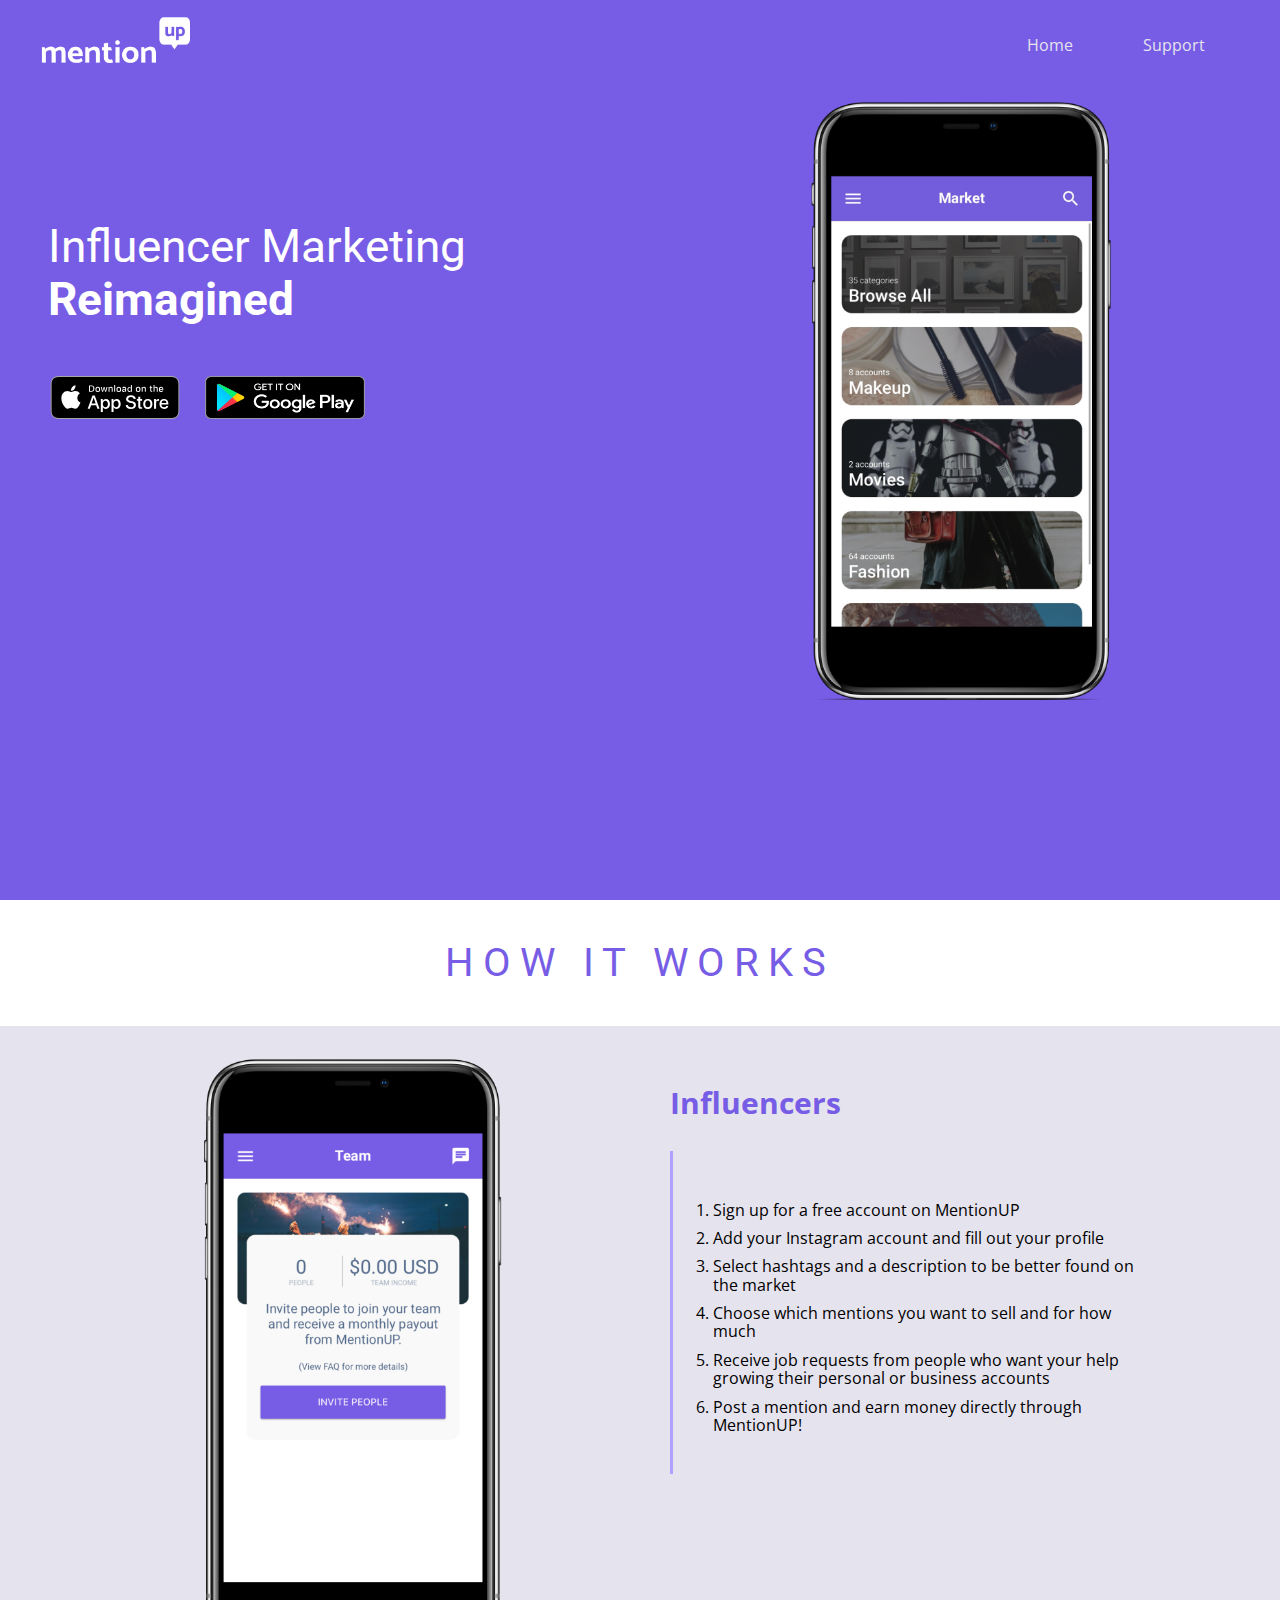
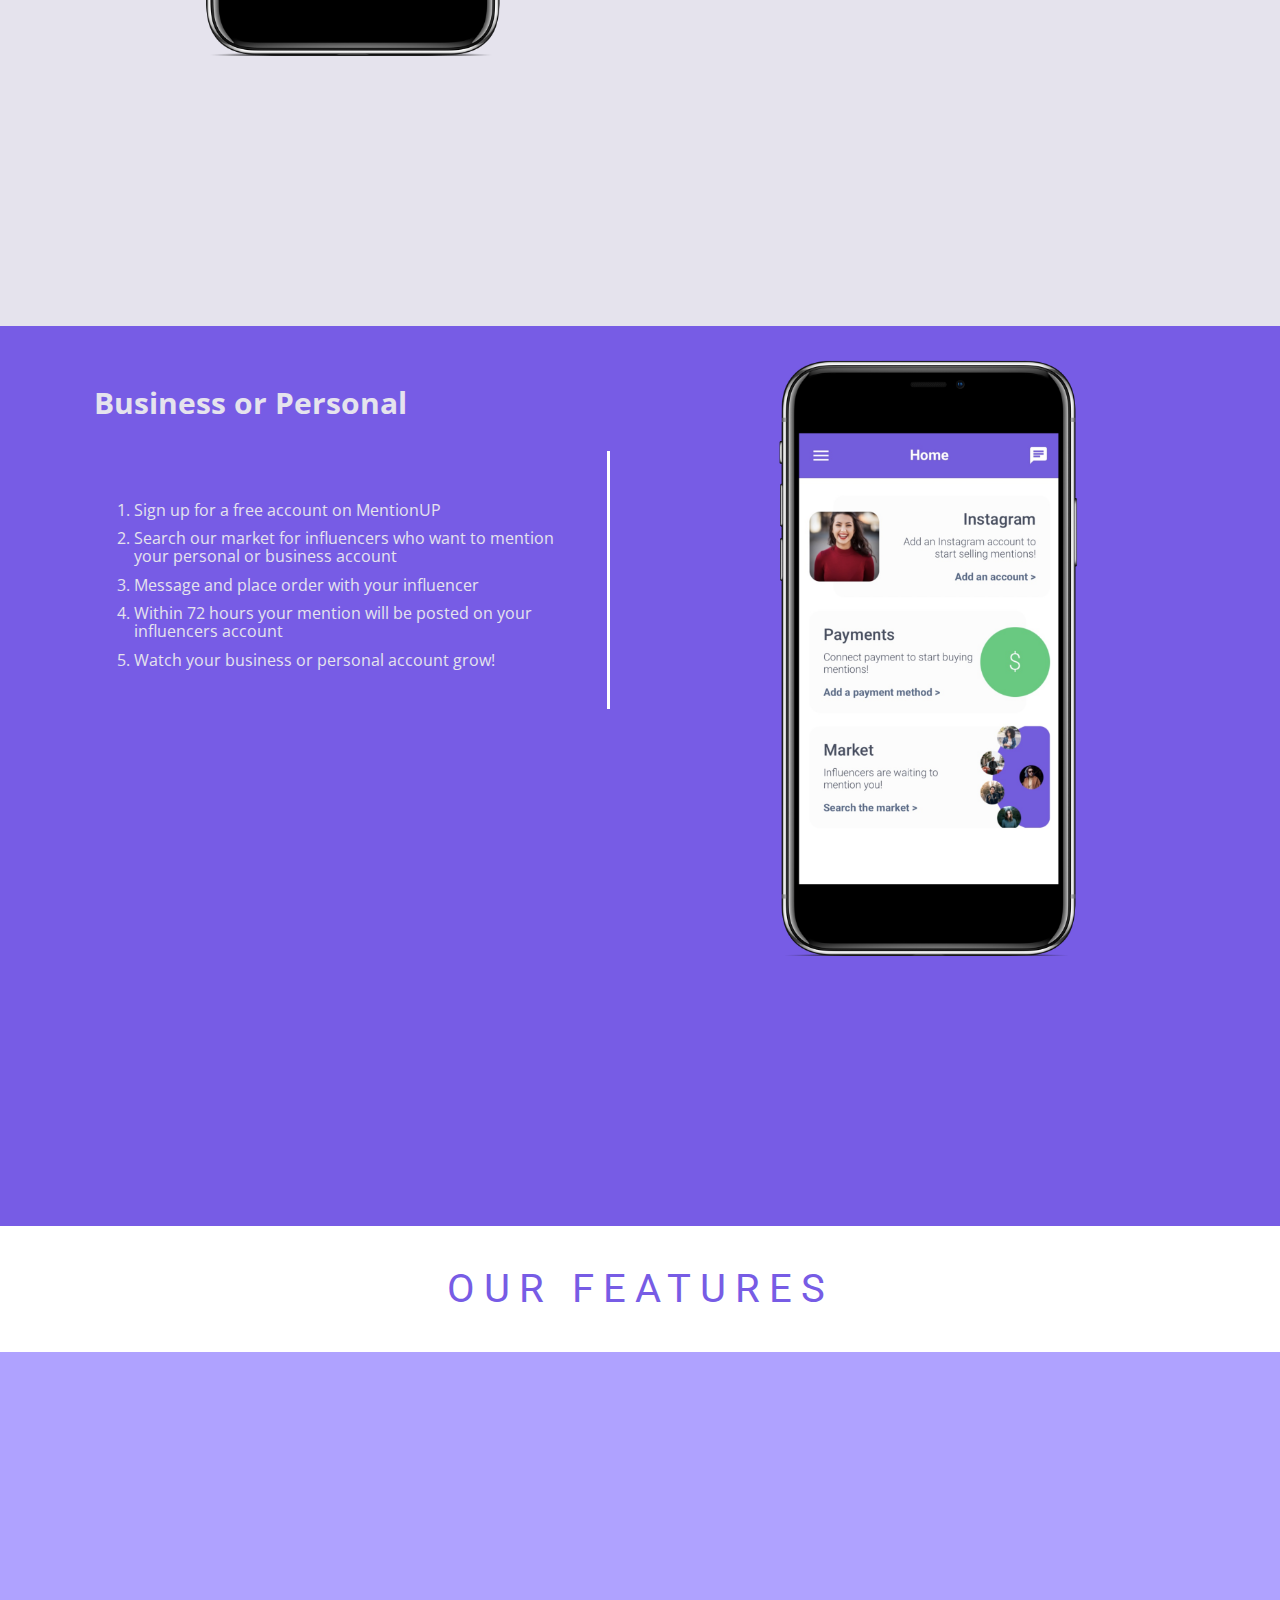
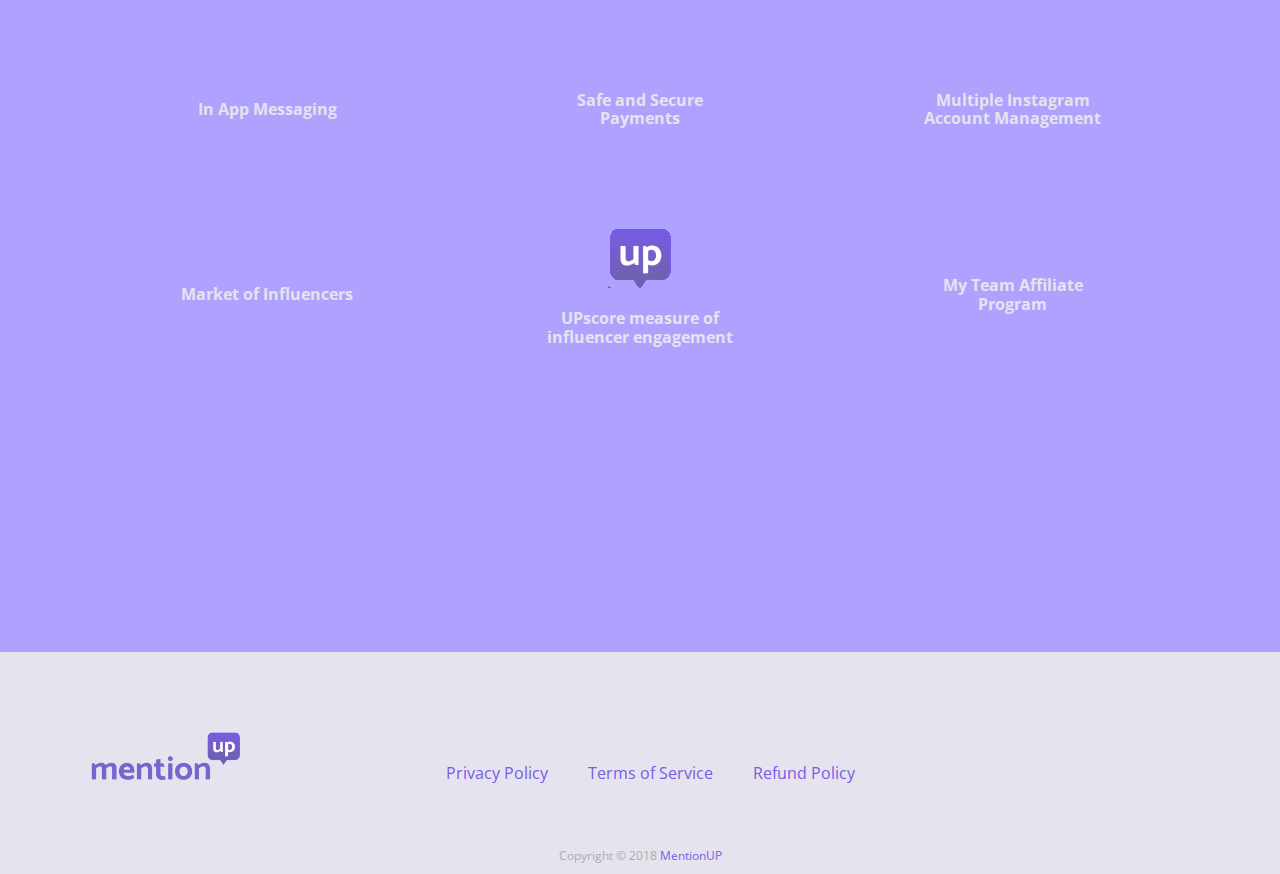
<file: index.html>
<!DOCTYPE html>
<html lang="en">
  <head>
    <meta charset="UTF-8" />
    <meta name="viewport" content="width=device-width, initial-scale=1.0" />
    <title>MentionUP</title>
    <link
      rel="shortcut icon"
      href="images/favicon-96x96.png"
      type="image/x-icon"
    />
    <link
      href="https://fonts.googleapis.com/css?family=Open+Sans|Roboto:400,700"
      rel="stylesheet"
    />
    <link
      rel="stylesheet"
      href="https://use.fontawesome.com/releases/v5.5.0/css/all.css"
      integrity="sha384-B4dIYHKNBt8Bc12p+WXckhzcICo0wtJAoU8YZTY5qE0Id1GSseTk6S+L3BlXeVIU"
      crossorigin="anonymous"
    />
    <link rel="stylesheet" href="styles/main.css" />
    <script
      src="https://code.jquery.com/jquery-3.3.1.min.js"
      integrity="sha256-FgpCb/KJQlLNfOu91ta32o/NMZxltwRo8QtmkMRdAu8="
      crossorigin="anonymous"
    ></script>
    <script type="text/javascript" src="Javascript/navbar.js"></script>
  </head>
  <body>
    <header>
      <div class="logo">
        <a href="https://www.mentionup.com">
          <img
            src="images/mu-logo2x-250x108.png"
            alt="White MentionUP company logo"
          />
        </a>
      </div>
      <nav>
        <span class="closemenu"><i class="fas fa-times"></i></span>
        <ul>
          <li><a href="index.html">Home</a></li>
          <li><a href="support.html">Support</a></li>
        </ul>
      </nav>
      <i class="fas fa-bars hamburger"></i>
    </header>

    <main class="about">
      <section class="home-page section">
        <div class="section-left text-section">
          <h1>Influencer Marketing <span>Reimagined</span></h1>
          <div class="download-links">
            <a
              href="https://itunes.apple.com/app/mentionup-grow-followers/id1412993878"
              class="app-store"
              ><img src="images/appstore.svg" alt="Download on the App Store"
            /></a>
            <a
              href="https://play.google.com/store/apps/details?id=com.mentionup"
              class="app-store"
              ><img
                src="images\download-on-google-play.png"
                alt="Get it on Google Play"
            /></a>
          </div>
        </div>
        <div class="section-right image-section">
          <img
            src="images/mentionUpMarket.png"
            alt="An image of the MentionUP marketplace on an iPhone X"
            class="demoImage"
          />
        </div>
      </section>

      <section class="works">
        <h2>How it works</h2>
        <div class="influencer section">
          <div class="wrapper flexContainer reverse">
            <div class="section-right text-section">
              <h3>Influencers</h3>
              <ol>
                <li>Sign up for a free account on MentionUP</li>
                <li>Add your Instagram account and fill out your profile</li>
                <li>
                  Select hashtags and a description to be better found on the
                  market
                </li>
                <li>Choose which mentions you want to sell and for how much</li>
                <li>
                  Receive job requests from people who want your help growing
                  their personal or business accounts
                </li>
                <li>
                  Post a mention and earn money directly through MentionUP!
                </li>
              </ol>
            </div>
            <div class="section-left image-section">
              <img
                src="images/mentionUpInfluencer.png"
                alt="An image of the MentionUP team page on an iPhone X"
                class="demoImage"
              />
            </div>
          </div>
        </div>
        <div class="business section">
          <div class="wrapper flexContainer">
            <div class="section-left text-section">
              <h3>Business or Personal</h3>
              <ol>
                <li>Sign up for a free account on MentionUP</li>
                <li>
                  Search our market for influencers who want to mention your
                  personal or business account
                </li>
                <li>Message and place order with your influencer</li>
                <li>
                  Within 72 hours your mention will be posted on your
                  influencers account
                </li>
                <li>Watch your business or personal account grow!</li>
              </ol>
            </div>
            <div class="section-right image-section">
              <img
                src="images/mentionUPBusiness.png"
                alt="An image of the MentionUP home page on an iPhone X"
                class="demoImage"
              />
            </div>
          </div>
        </div>
      </section>

      <section>
        <h2>Our Features</h2>
        <div class="features section">
          <div class="wrapper">
            <div class="item item1">
              <i class="far fa-comments"></i>
              <h4>In App Messaging</h4>
            </div>
            <div class="item item2">
              <i class="far fa-credit-card"></i>
              <h4>Safe and Secure Payments</h4>
            </div>
            <div class="item item3">
              <i class="fas fa-users"></i>
              <h4>Multiple Instagram Account Management</h4>
            </div>
            <div class="item item4">
              <i class="fas fa-balance-scale"></i>
              <h4>Market of Influencers</h4>
            </div>
            <div class="item item5">
              <img src="images/mentionUPscore.png" alt="UPscore logo" />
              <h4>UPscore measure of influencer engagement</h4>
            </div>
            <div class="item item6">
              <i class="far fa-handshake"></i>
              <h4>My Team Affiliate Program</h4>
            </div>
          </div>
        </div>
      </section>
    </main>

    <footer>
      <div class="socials">
        <span class="visuallyhidden">Instagram</span>
        <a href="https://www.instagram.com/officialmentionup" target="_blank"
          ><i class="fab fa-instagram"></i
        ></a>
        <span class="visuallyhidden">Facebook</span>
        <a href="https://www.facebook.com/mentionup/" target="_blank"
          ><i class="fab fa-facebook-square"></i
        ></a>
        <span class="visuallyhidden">Twitter</span>
        <a href="https://twitter.com/realmentionup" target="_blank"
          ><i class="fab fa-twitter-square"></i
        ></a>
      </div>
      <div class="container">
        <a href="https://mentionup.com"
          ><img
            src="images/logo-white-background-283x128.png"
            alt="Purple MentionUP Company Logo"
        /></a>
        <nav>
          <ul>
            <li><a href="privacy.html">Privacy Policy</a></li>
            <li><a href="tos.html">Terms of Service</a></li>
            <li><a href="refund.html">Refund Policy</a></li>
          </ul>
        </nav>
      </div>
      <div>
        <p>
          Copyright &copy 2018 <a href="https://www.mentionup.com">MentionUP</a>
        </p>
      </div>
    </footer>
  </body>
</html>
</file>
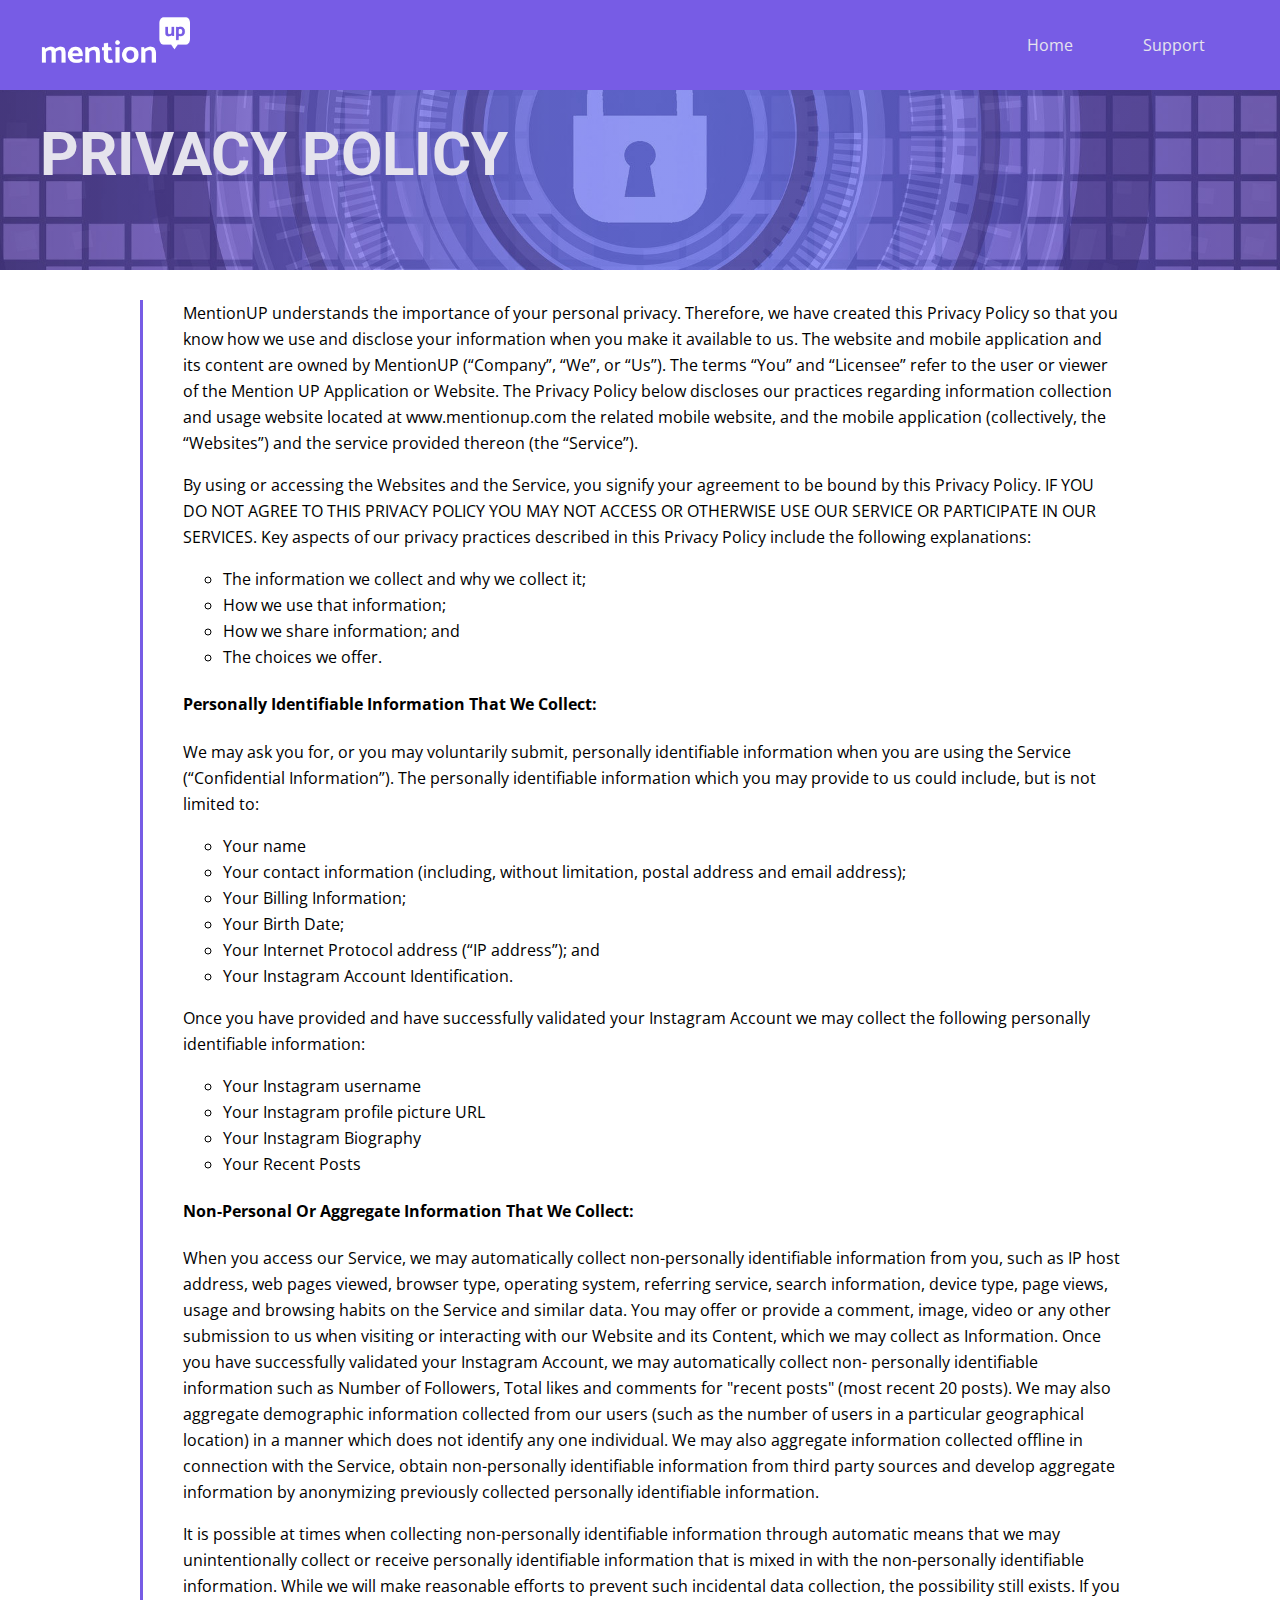
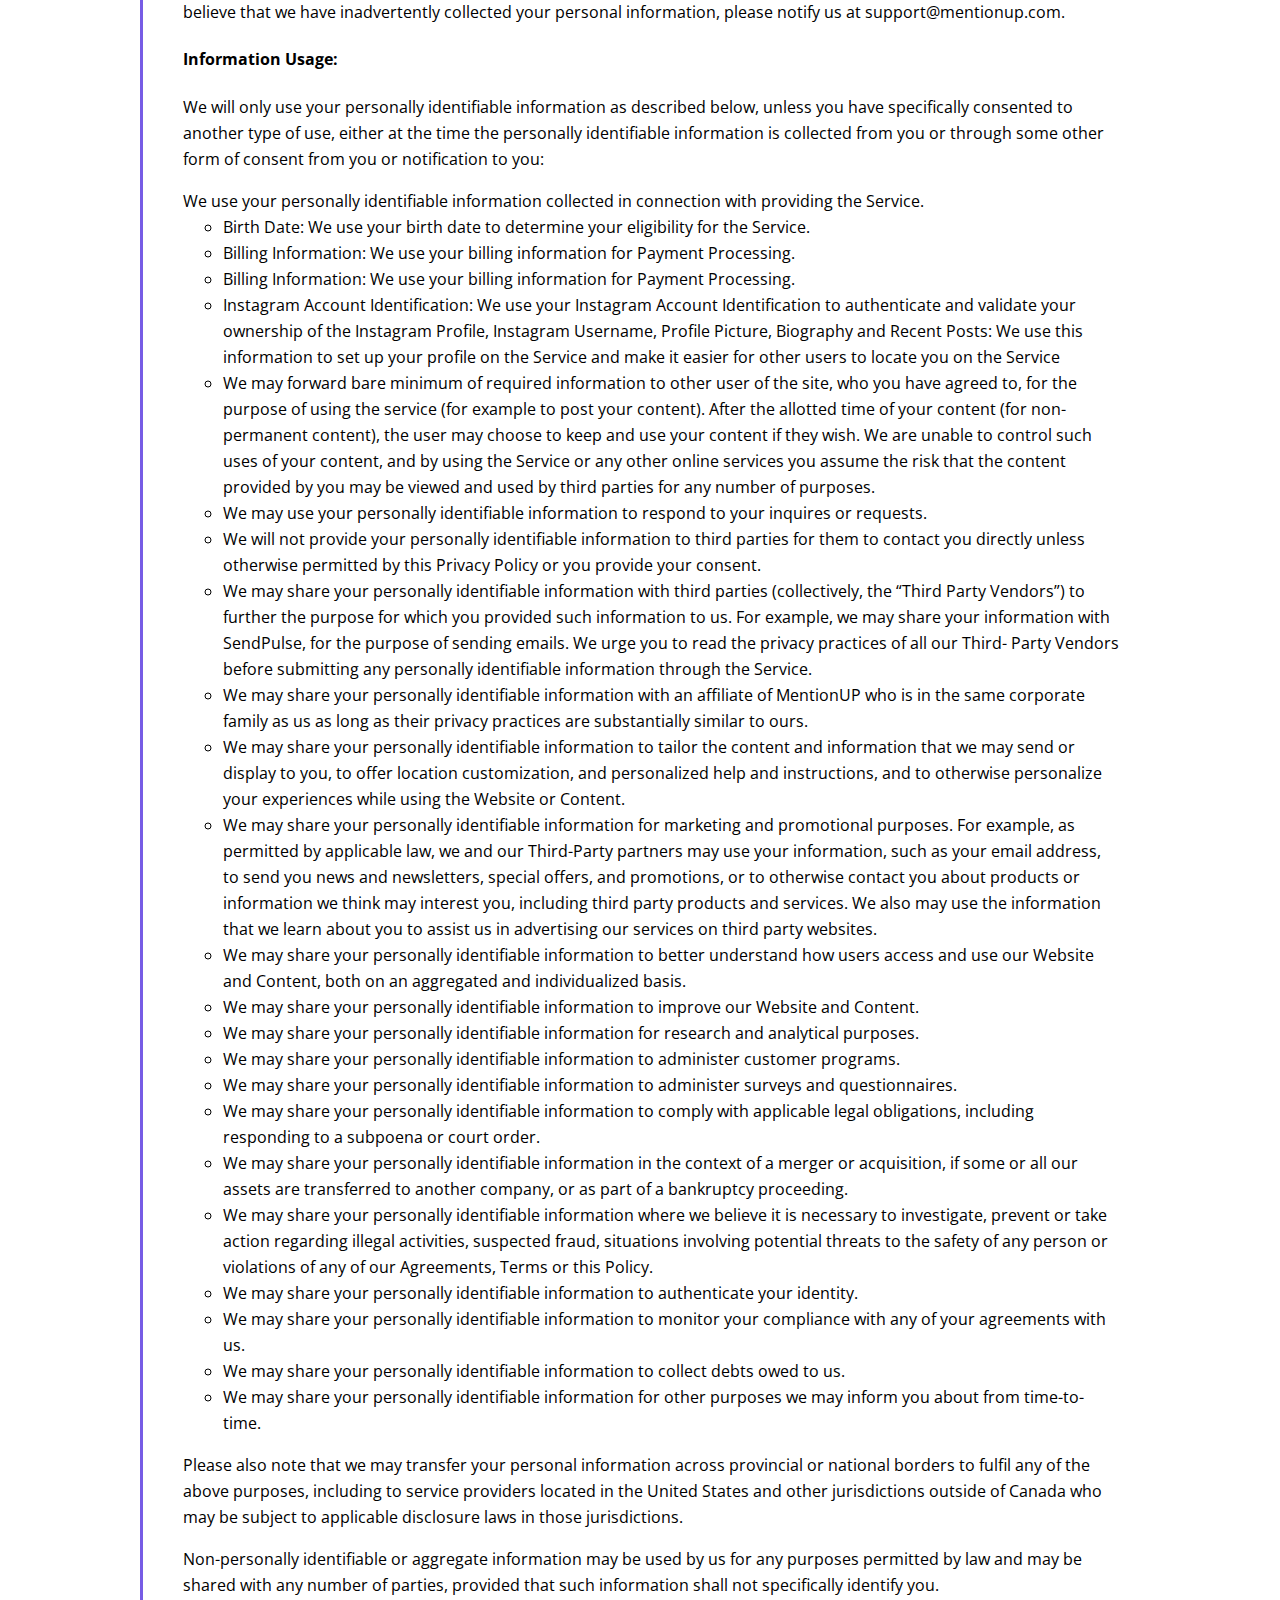
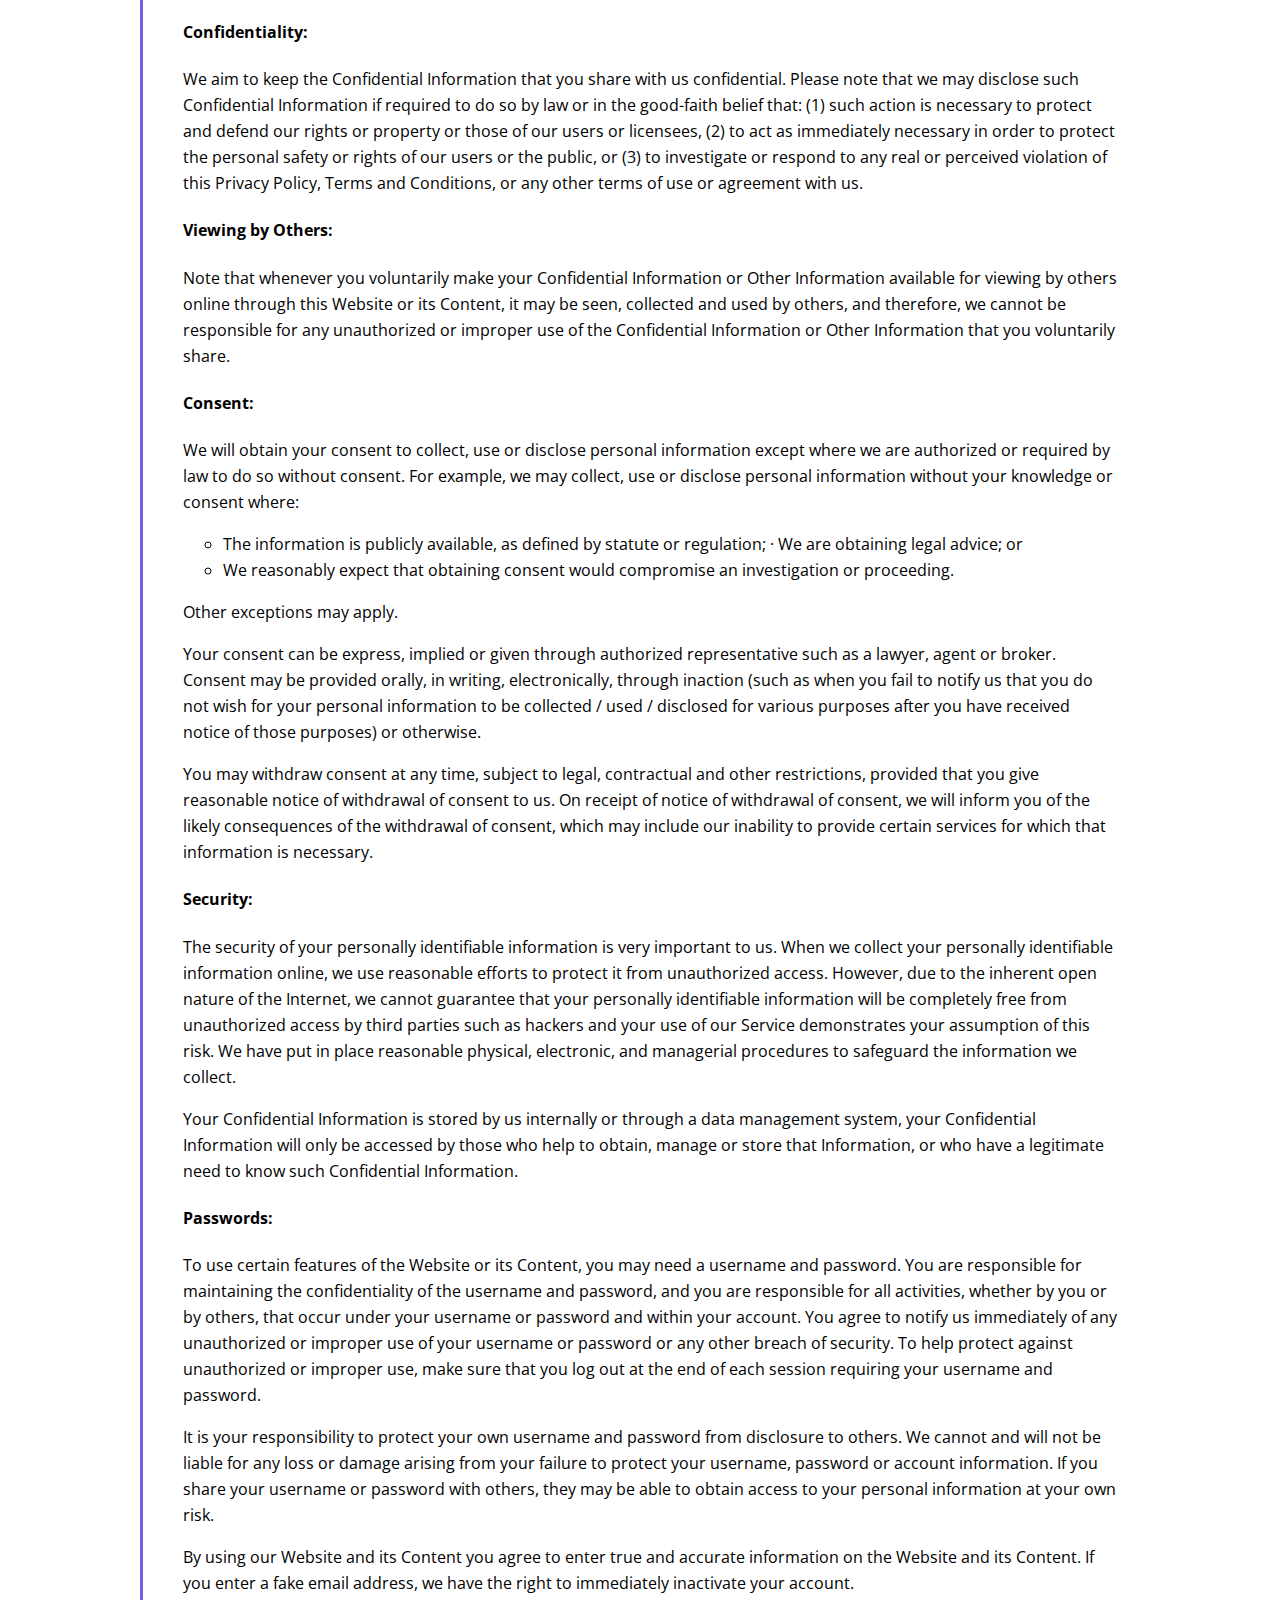
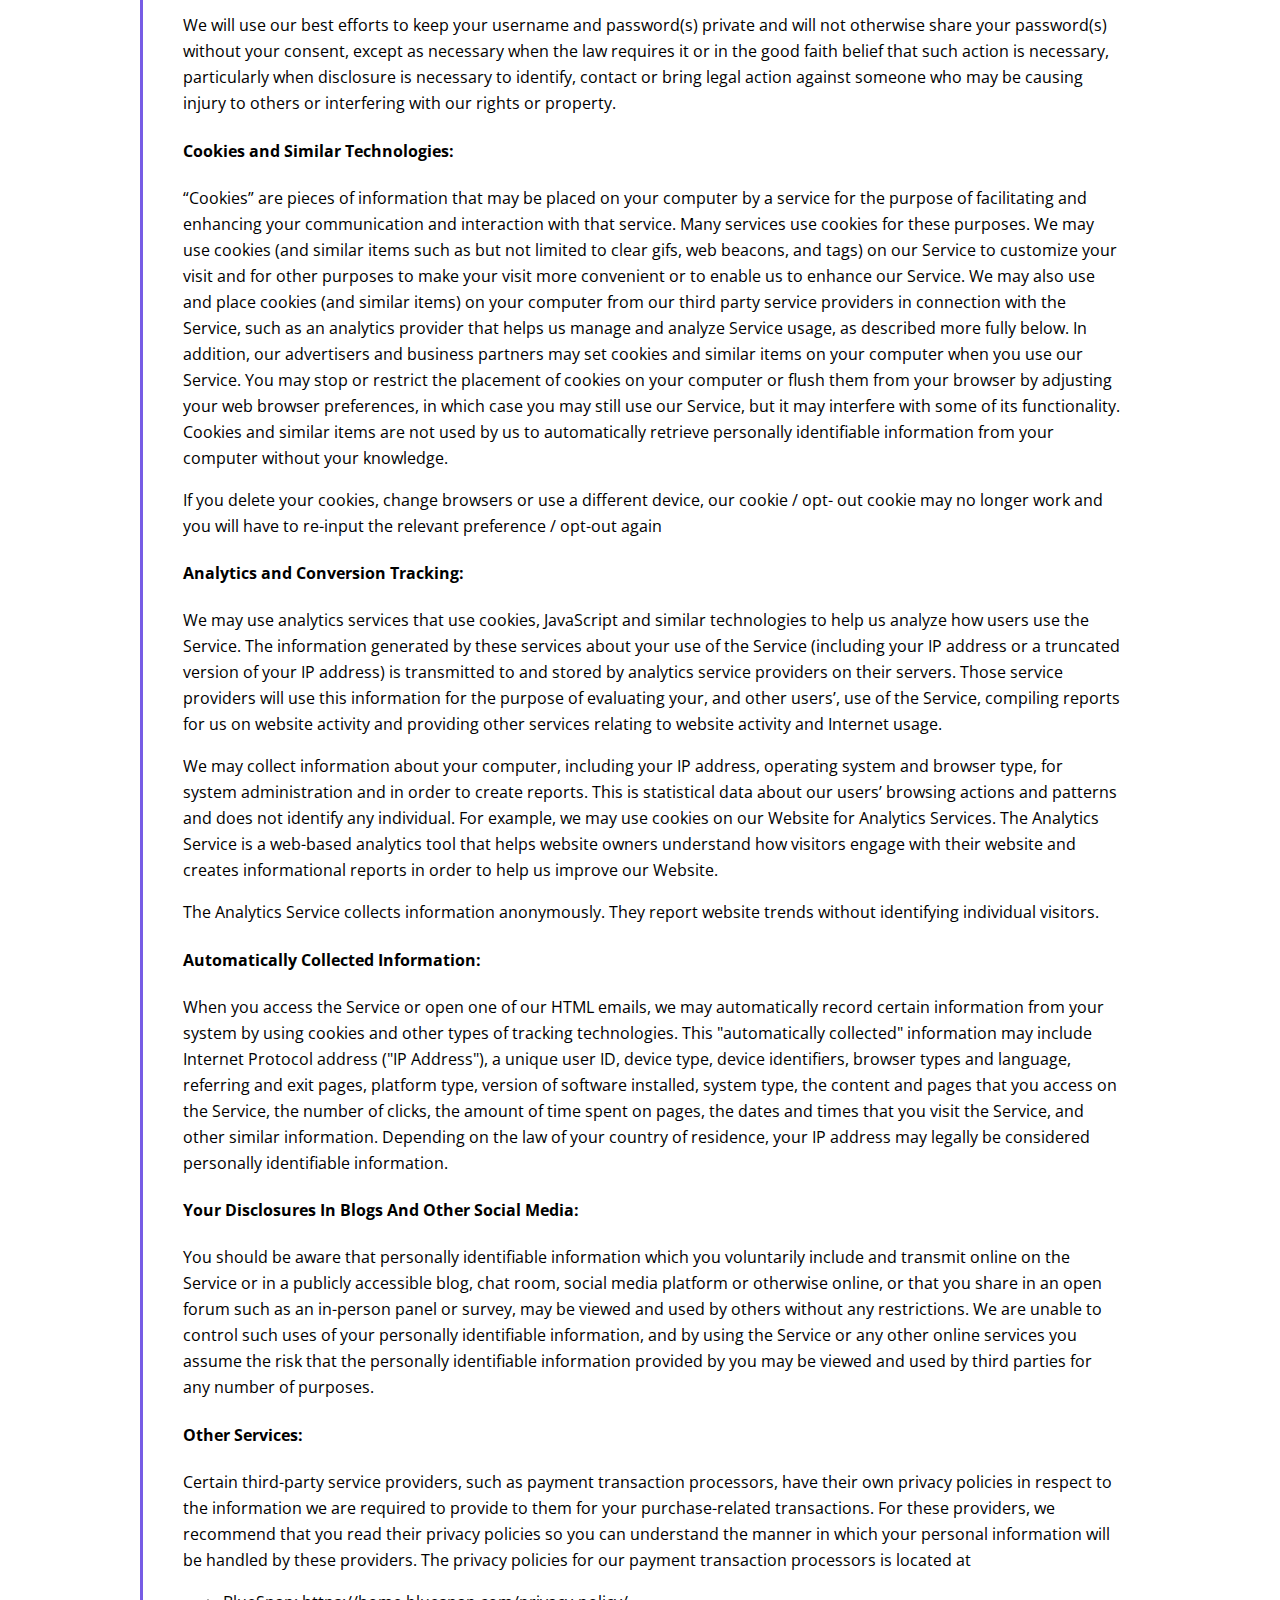
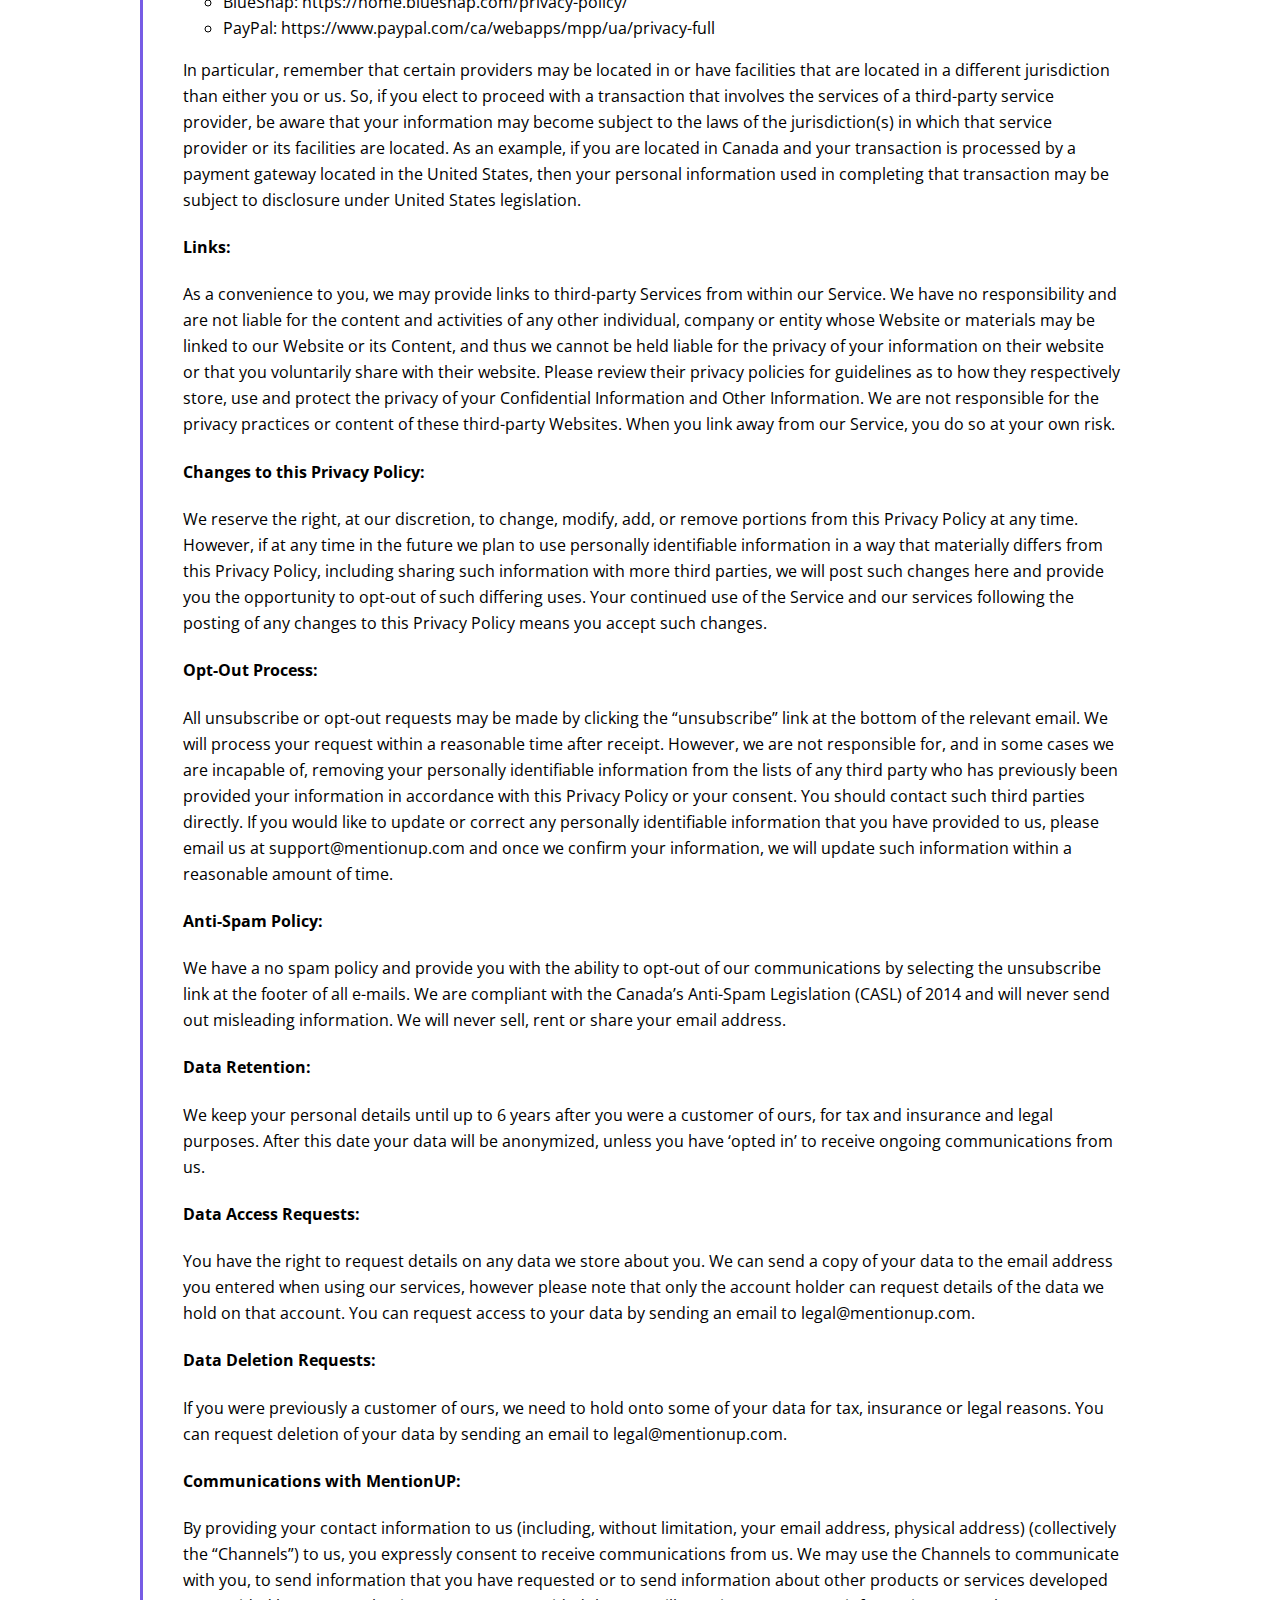
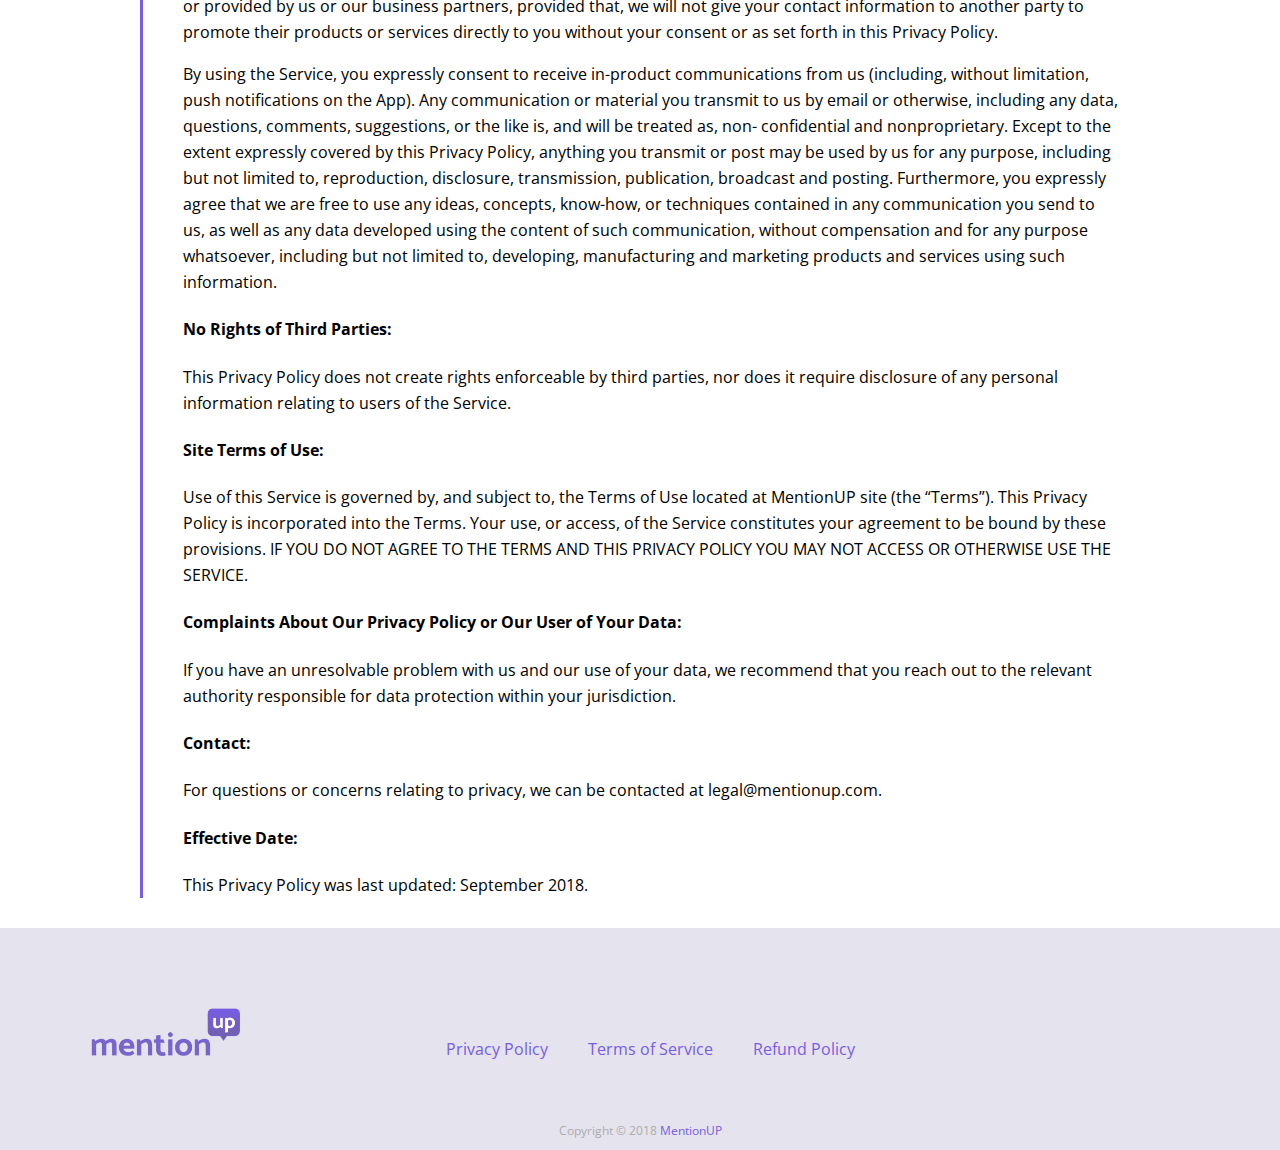
<file: privacy.html>
<!DOCTYPE html>
<html lang="en">
  <head>
    <meta charset="UTF-8" />
    <meta name="viewport" content="width=device-width, initial-scale=1.0" />
    <title>Privacy Policy | MentionUP</title>
    <link
      rel="shortcut icon"
      href="images/favicon-96x96.png"
      type="image/x-icon"
    />
    <link
      href="https://fonts.googleapis.com/css?family=Open+Sans|Roboto:400,700"
      rel="stylesheet"
    />
    <link
      rel="stylesheet"
      href="https://use.fontawesome.com/releases/v5.5.0/css/all.css"
      integrity="sha384-B4dIYHKNBt8Bc12p+WXckhzcICo0wtJAoU8YZTY5qE0Id1GSseTk6S+L3BlXeVIU"
      crossorigin="anonymous"
    />
    <link rel="stylesheet" href="styles/main.css" />
    <script
      src="https://code.jquery.com/jquery-3.3.1.min.js"
      integrity="sha256-FgpCb/KJQlLNfOu91ta32o/NMZxltwRo8QtmkMRdAu8="
      crossorigin="anonymous"
    ></script>
    <script type="text/javascript" src="Javascript/navbar.js"></script>
  </head>
  <body>
    <header>
      <div class="logo">
        <a href="https://www.mentionup.com">
          <img
            src="images/mu-logo2x-250x108.png"
            alt="White MentionUP company logo"
          />
        </a>
      </div>
      <nav>
        <span class="closemenu"><i class="fas fa-times"></i></span>
        <ul>
          <li><a href="index.html">Home</a></li>
          <li><a href="support.html">Support</a></li>
        </ul>
      </nav>
      <i class="fas fa-bars hamburger"></i>
    </header>

    <main class="privacy infoPage">
      <div class="top-heading">
        <h1>Privacy Policy</h1>
      </div>
      <div class="wrapper">
        <p>
          MentionUP understands the importance of your personal privacy.
          Therefore, we have created this Privacy Policy so that you know how we
          use and disclose your information when you make it available to us.
          The website and mobile application and its content are owned by
          MentionUP (“Company”, “We”, or “Us”). The terms “You” and “Licensee”
          refer to the user or viewer of the Mention UP Application or Website.
          The Privacy Policy below discloses our practices regarding information
          collection and usage website located at www.mentionup.com the related
          mobile website, and the mobile application (collectively, the
          “Websites”) and the service provided thereon (the “Service”).
        </p>
        <p>
          By using or accessing the Websites and the Service, you signify your
          agreement to be bound by this Privacy Policy. IF YOU DO NOT AGREE TO
          THIS PRIVACY POLICY YOU MAY NOT ACCESS OR OTHERWISE USE OUR SERVICE OR
          PARTICIPATE IN OUR SERVICES. Key aspects of our privacy practices
          described in this Privacy Policy include the following explanations:
        </p>
        <ul>
          <li>The information we collect and why we collect it;</li>
          <li>How we use that information;</li>
          <li>How we share information; and</li>
          <li>The choices we offer.</li>
        </ul>
        <h4>Personally Identifiable Information That We Collect:</h4>
        <p>
          We may ask you for, or you may voluntarily submit, personally
          identifiable information when you are using the Service (“Confidential
          Information”). The personally identifiable information which you may
          provide to us could include, but is not limited to:
        </p>
        <ul>
          <li>Your name</li>
          <li>
            Your contact information (including, without limitation, postal
            address and email address);
          </li>
          <li>Your Billing Information;</li>
          <li>Your Birth Date;</li>
          <li>Your Internet Protocol address (“IP address”); and</li>
          <li>Your Instagram Account Identification.</li>
        </ul>
        <p>
          Once you have provided and have successfully validated your Instagram
          Account we may collect the following personally identifiable
          information:
        </p>
        <ul>
          <li>Your Instagram username</li>
          <li>Your Instagram profile picture URL</li>
          <li>Your Instagram Biography</li>
          <li>Your Recent Posts</li>
        </ul>
        <h4>Non-Personal Or Aggregate Information That We Collect:</h4>
        <p>
          When you access our Service, we may automatically collect
          non-personally identifiable information from you, such as IP host
          address, web pages viewed, browser type, operating system, referring
          service, search information, device type, page views, usage and
          browsing habits on the Service and similar data. You may offer or
          provide a comment, image, video or any other submission to us when
          visiting or interacting with our Website and its Content, which we may
          collect as Information. Once you have successfully validated your
          Instagram Account, we may automatically collect non- personally
          identifiable information such as Number of Followers, Total likes and
          comments for "recent posts" (most recent 20 posts). We may also
          aggregate demographic information collected from our users (such as
          the number of users in a particular geographical location) in a manner
          which does not identify any one individual. We may also aggregate
          information collected offline in connection with the Service, obtain
          non-personally identifiable information from third party sources and
          develop aggregate information by anonymizing previously collected
          personally identifiable information.
        </p>
        <p>
          It is possible at times when collecting non-personally identifiable
          information through automatic means that we may unintentionally
          collect or receive personally identifiable information that is mixed
          in with the non-personally identifiable information. While we will
          make reasonable efforts to prevent such incidental data collection,
          the possibility still exists. If you believe that we have
          inadvertently collected your personal information, please notify us at
          support@mentionup.com.
        </p>
        <h4>Information Usage:</h4>
        <p>
          We will only use your personally identifiable information as described
          below, unless you have specifically consented to another type of use,
          either at the time the personally identifiable information is
          collected from you or through some other form of consent from you or
          notification to you:
        </p>
        We use your personally identifiable information collected in connection
        with providing the Service.
        <ul>
          <li>
            Birth Date: We use your birth date to determine your eligibility for
            the Service.
          </li>
          <li>
            Billing Information: We use your billing information for Payment
            Processing.
          </li>
          <li>
            Billing Information: We use your billing information for Payment
            Processing.
          </li>
          <li>
            Instagram Account Identification: We use your Instagram Account
            Identification to authenticate and validate your ownership of the
            Instagram Profile, Instagram Username, Profile Picture, Biography
            and Recent Posts: We use this information to set up your profile on
            the Service and make it easier for other users to locate you on the
            Service
          </li>
        </ul>
        <ul>
          <li>
            We may forward bare minimum of required information to other user of
            the site, who you have agreed to, for the purpose of using the
            service (for example to post your content). After the allotted time
            of your content (for non-permanent content), the user may choose to
            keep and use your content if they wish. We are unable to control
            such uses of your content, and by using the Service or any other
            online services you assume the risk that the content provided by you
            may be viewed and used by third parties for any number of purposes.
          </li>
          <li>
            We may use your personally identifiable information to respond to
            your inquires or requests.
          </li>
          <li>
            We will not provide your personally identifiable information to
            third parties for them to contact you directly unless otherwise
            permitted by this Privacy Policy or you provide your consent.
          </li>
          <li>
            We may share your personally identifiable information with third
            parties (collectively, the “Third Party Vendors”) to further the
            purpose for which you provided such information to us. For example,
            we may share your information with SendPulse, for the purpose of
            sending emails. We urge you to read the privacy practices of all our
            Third- Party Vendors before submitting any personally identifiable
            information through the Service.
          </li>
          <li>
            We may share your personally identifiable information with an
            affiliate of MentionUP who is in the same corporate family as us as
            long as their privacy practices are substantially similar to ours.
          </li>
          <li>
            We may share your personally identifiable information to tailor the
            content and information that we may send or display to you, to offer
            location customization, and personalized help and instructions, and
            to otherwise personalize your experiences while using the Website or
            Content.
          </li>
          <li>
            We may share your personally identifiable information for marketing
            and promotional purposes. For example, as permitted by applicable
            law, we and our Third-Party partners may use your information, such
            as your email address, to send you news and newsletters, special
            offers, and promotions, or to otherwise contact you about products
            or information we think may interest you, including third party
            products and services. We also may use the information that we learn
            about you to assist us in advertising our services on third party
            websites.
          </li>
          <li>
            We may share your personally identifiable information to better
            understand how users access and use our Website and Content, both on
            an aggregated and individualized basis.
          </li>
          <li>
            We may share your personally identifiable information to improve our
            Website and Content.
          </li>
          <li>
            We may share your personally identifiable information for research
            and analytical purposes.
          </li>
          <li>
            We may share your personally identifiable information to administer
            customer programs.
          </li>
          <li>
            We may share your personally identifiable information to administer
            surveys and questionnaires.
          </li>
          <li>
            We may share your personally identifiable information to comply with
            applicable legal obligations, including responding to a subpoena or
            court order.
          </li>
          <li>
            We may share your personally identifiable information in the context
            of a merger or acquisition, if some or all our assets are
            transferred to another company, or as part of a bankruptcy
            proceeding.
          </li>
          <li>
            We may share your personally identifiable information where we
            believe it is necessary to investigate, prevent or take action
            regarding illegal activities, suspected fraud, situations involving
            potential threats to the safety of any person or violations of any
            of our Agreements, Terms or this Policy.
          </li>
          <li>
            We may share your personally identifiable information to
            authenticate your identity.
          </li>
          <li>
            We may share your personally identifiable information to monitor
            your compliance with any of your agreements with us.
          </li>
          <li>
            We may share your personally identifiable information to collect
            debts owed to us.
          </li>
          <li>
            We may share your personally identifiable information for other
            purposes we may inform you about from time-to-time.
          </li>
        </ul>

        <p>
          Please also note that we may transfer your personal information across
          provincial or national borders to fulfil any of the above purposes,
          including to service providers located in the United States and other
          jurisdictions outside of Canada who may be subject to applicable
          disclosure laws in those jurisdictions.
        </p>
        <p>
          Non-personally identifiable or aggregate information may be used by us
          for any purposes permitted by law and may be shared with any number of
          parties, provided that such information shall not specifically
          identify you.
        </p>

        <h4>Confidentiality:</h4>
        <p>
          We aim to keep the Confidential Information that you share with us
          confidential. Please note that we may disclose such Confidential
          Information if required to do so by law or in the good-faith belief
          that: (1) such action is necessary to protect and defend our rights or
          property or those of our users or licensees, (2) to act as immediately
          necessary in order to protect the personal safety or rights of our
          users or the public, or (3) to investigate or respond to any real or
          perceived violation of this Privacy Policy, Terms and Conditions, or
          any other terms of use or agreement with us.
        </p>
        <h4>Viewing by Others:</h4>
        <p>
          Note that whenever you voluntarily make your Confidential Information
          or Other Information available for viewing by others online through
          this Website or its Content, it may be seen, collected and used by
          others, and therefore, we cannot be responsible for any unauthorized
          or improper use of the Confidential Information or Other Information
          that you voluntarily share.
        </p>

        <h4>Consent:</h4>
        <p>
          We will obtain your consent to collect, use or disclose personal
          information except where we are authorized or required by law to do so
          without consent. For example, we may collect, use or disclose personal
          information without your knowledge or consent where:
        </p>
        <ul>
          <li>
            The information is publicly available, as defined by statute or
            regulation; · We are obtaining legal advice; or
          </li>
          <li>
            We reasonably expect that obtaining consent would compromise an
            investigation or proceeding.
          </li>
        </ul>
        <p>Other exceptions may apply.</p>

        <p>
          Your consent can be express, implied or given through authorized
          representative such as a lawyer, agent or broker. Consent may be
          provided orally, in writing, electronically, through inaction (such as
          when you fail to notify us that you do not wish for your personal
          information to be collected / used / disclosed for various purposes
          after you have received notice of those purposes) or otherwise.
        </p>

        <p>
          You may withdraw consent at any time, subject to legal, contractual
          and other restrictions, provided that you give reasonable notice of
          withdrawal of consent to us. On receipt of notice of withdrawal of
          consent, we will inform you of the likely consequences of the
          withdrawal of consent, which may include our inability to provide
          certain services for which that information is necessary.
        </p>
        <h4>Security:</h4>
        <p>
          The security of your personally identifiable information is very
          important to us. When we collect your personally identifiable
          information online, we use reasonable efforts to protect it from
          unauthorized access. However, due to the inherent open nature of the
          Internet, we cannot guarantee that your personally identifiable
          information will be completely free from unauthorized access by third
          parties such as hackers and your use of our Service demonstrates your
          assumption of this risk. We have put in place reasonable physical,
          electronic, and managerial procedures to safeguard the information we
          collect.
        </p>
        <p>
          Your Confidential Information is stored by us internally or through a
          data management system, your Confidential Information will only be
          accessed by those who help to obtain, manage or store that
          Information, or who have a legitimate need to know such Confidential
          Information.
        </p>
        <h4>Passwords:</h4>
        <p>
          To use certain features of the Website or its Content, you may need a
          username and password. You are responsible for maintaining the
          confidentiality of the username and password, and you are responsible
          for all activities, whether by you or by others, that occur under your
          username or password and within your account. You agree to notify us
          immediately of any unauthorized or improper use of your username or
          password or any other breach of security. To help protect against
          unauthorized or improper use, make sure that you log out at the end of
          each session requiring your username and password.
        </p>
        <p>
          It is your responsibility to protect your own username and password
          from disclosure to others. We cannot and will not be liable for any
          loss or damage arising from your failure to protect your username,
          password or account information. If you share your username or
          password with others, they may be able to obtain access to your
          personal information at your own risk.
        </p>
        <p>
          By using our Website and its Content you agree to enter true and
          accurate information on the Website and its Content. If you enter a
          fake email address, we have the right to immediately inactivate your
          account.
        </p>
        <p>
          We will use our best efforts to keep your username and password(s)
          private and will not otherwise share your password(s) without your
          consent, except as necessary when the law requires it or in the good
          faith belief that such action is necessary, particularly when
          disclosure is necessary to identify, contact or bring legal action
          against someone who may be causing injury to others or interfering
          with our rights or property.
        </p>
        <h4>Cookies and Similar Technologies:</h4>
        <p>
          “Cookies” are pieces of information that may be placed on your
          computer by a service for the purpose of facilitating and enhancing
          your communication and interaction with that service. Many services
          use cookies for these purposes. We may use cookies (and similar items
          such as but not limited to clear gifs, web beacons, and tags) on our
          Service to customize your visit and for other purposes to make your
          visit more convenient or to enable us to enhance our Service. We may
          also use and place cookies (and similar items) on your computer from
          our third party service providers in connection with the Service, such
          as an analytics provider that helps us manage and analyze Service
          usage, as described more fully below. In addition, our advertisers and
          business partners may set cookies and similar items on your computer
          when you use our Service. You may stop or restrict the placement of
          cookies on your computer or flush them from your browser by adjusting
          your web browser preferences, in which case you may still use our
          Service, but it may interfere with some of its functionality. Cookies
          and similar items are not used by us to automatically retrieve
          personally identifiable information from your computer without your
          knowledge.
        </p>
        <p>
          If you delete your cookies, change browsers or use a different device,
          our cookie / opt- out cookie may no longer work and you will have to
          re-input the relevant preference / opt-out again
        </p>
        <h4>Analytics and Conversion Tracking:</h4>
        <p>
          We may use analytics services that use cookies, JavaScript and similar
          technologies to help us analyze how users use the Service. The
          information generated by these services about your use of the Service
          (including your IP address or a truncated version of your IP address)
          is transmitted to and stored by analytics service providers on their
          servers. Those service providers will use this information for the
          purpose of evaluating your, and other users’, use of the Service,
          compiling reports for us on website activity and providing other
          services relating to website activity and Internet usage.
        </p>
        <p>
          We may collect information about your computer, including your IP
          address, operating system and browser type, for system administration
          and in order to create reports. This is statistical data about our
          users’ browsing actions and patterns and does not identify any
          individual. For example, we may use cookies on our Website for
          Analytics Services. The Analytics Service is a web-based analytics
          tool that helps website owners understand how visitors engage with
          their website and creates informational reports in order to help us
          improve our Website.
        </p>
        <p>
          The Analytics Service collects information anonymously. They report
          website trends without identifying individual visitors.
        </p>

        <h4>Automatically Collected Information:</h4>
        <p>
          When you access the Service or open one of our HTML emails, we may
          automatically record certain information from your system by using
          cookies and other types of tracking technologies. This "automatically
          collected" information may include Internet Protocol address ("IP
          Address"), a unique user ID, device type, device identifiers, browser
          types and language, referring and exit pages, platform type, version
          of software installed, system type, the content and pages that you
          access on the Service, the number of clicks, the amount of time spent
          on pages, the dates and times that you visit the Service, and other
          similar information. Depending on the law of your country of
          residence, your IP address may legally be considered personally
          identifiable information.
        </p>
        <h4>Your Disclosures In Blogs And Other Social Media:</h4>
        <p>
          You should be aware that personally identifiable information which you
          voluntarily include and transmit online on the Service or in a
          publicly accessible blog, chat room, social media platform or
          otherwise online, or that you share in an open forum such as an
          in-person panel or survey, may be viewed and used by others without
          any restrictions. We are unable to control such uses of your
          personally identifiable information, and by using the Service or any
          other online services you assume the risk that the personally
          identifiable information provided by you may be viewed and used by
          third parties for any number of purposes.
        </p>
        <h4>Other Services:</h4>
        <p>
          Certain third-party service providers, such as payment transaction
          processors, have their own privacy policies in respect to the
          information we are required to provide to them for your
          purchase-related transactions. For these providers, we recommend that
          you read their privacy policies so you can understand the manner in
          which your personal information will be handled by these providers.
          The privacy policies for our payment transaction processors is located
          at
        </p>

        <ul>
          <li>BlueSnap: https://home.bluesnap.com/privacy-policy/</li>
          <li>PayPal: https://www.paypal.com/ca/webapps/mpp/ua/privacy-full</li>
        </ul>

        <p>
          In particular, remember that certain providers may be located in or
          have facilities that are located in a different jurisdiction than
          either you or us. So, if you elect to proceed with a transaction that
          involves the services of a third-party service provider, be aware that
          your information may become subject to the laws of the jurisdiction(s)
          in which that service provider or its facilities are located. As an
          example, if you are located in Canada and your transaction is
          processed by a payment gateway located in the United States, then your
          personal information used in completing that transaction may be
          subject to disclosure under United States legislation.
        </p>
        <h4>Links:</h4>
        <p>
          As a convenience to you, we may provide links to third-party Services
          from within our Service. We have no responsibility and are not liable
          for the content and activities of any other individual, company or
          entity whose Website or materials may be linked to our Website or its
          Content, and thus we cannot be held liable for the privacy of your
          information on their website or that you voluntarily share with their
          website. Please review their privacy policies for guidelines as to how
          they respectively store, use and protect the privacy of your
          Confidential Information and Other Information. We are not responsible
          for the privacy practices or content of these third-party Websites.
          When you link away from our Service, you do so at your own risk.
        </p>
        <h4>Changes to this Privacy Policy:</h4>
        <p>
          We reserve the right, at our discretion, to change, modify, add, or
          remove portions from this Privacy Policy at any time. However, if at
          any time in the future we plan to use personally identifiable
          information in a way that materially differs from this Privacy Policy,
          including sharing such information with more third parties, we will
          post such changes here and provide you the opportunity to opt-out of
          such differing uses. Your continued use of the Service and our
          services following the posting of any changes to this Privacy Policy
          means you accept such changes.
        </p>
        <h4>Opt-Out Process:</h4>
        <p>
          All unsubscribe or opt-out requests may be made by clicking the
          “unsubscribe” link at the bottom of the relevant email. We will
          process your request within a reasonable time after receipt. However,
          we are not responsible for, and in some cases we are incapable of,
          removing your personally identifiable information from the lists of
          any third party who has previously been provided your information in
          accordance with this Privacy Policy or your consent. You should
          contact such third parties directly. If you would like to update or
          correct any personally identifiable information that you have provided
          to us, please email us at support@mentionup.com and once we confirm
          your information, we will update such information within a reasonable
          amount of time.
        </p>
        <h4>Anti-Spam Policy:</h4>
        <p>
          We have a no spam policy and provide you with the ability to opt-out
          of our communications by selecting the unsubscribe link at the footer
          of all e-mails. We are compliant with the Canada’s Anti-Spam
          Legislation (CASL) of 2014 and will never send out misleading
          information. We will never sell, rent or share your email address.
        </p>

        <h4>Data Retention:</h4>
        <p>
          We keep your personal details until up to 6 years after you were a
          customer of ours, for tax and insurance and legal purposes. After this
          date your data will be anonymized, unless you have ‘opted in’ to
          receive ongoing communications from us.
        </p>

        <h4>Data Access Requests:</h4>
        <p>
          You have the right to request details on any data we store about you.
          We can send a copy of your data to the email address you entered when
          using our services, however please note that only the account holder
          can request details of the data we hold on that account. You can
          request access to your data by sending an email to
          legal@mentionup.com.
        </p>

        <h4>Data Deletion Requests:</h4>
        <p>
          If you were previously a customer of ours, we need to hold onto some
          of your data for tax, insurance or legal reasons. You can request
          deletion of your data by sending an email to legal@mentionup.com.
        </p>

        <h4>Communications with MentionUP:</h4>
        <p>
          By providing your contact information to us (including, without
          limitation, your email address, physical address) (collectively the
          “Channels”) to us, you expressly consent to receive communications
          from us. We may use the Channels to communicate with you, to send
          information that you have requested or to send information about other
          products or services developed or provided by us or our business
          partners, provided that, we will not give your contact information to
          another party to promote their products or services directly to you
          without your consent or as set forth in this Privacy Policy.
        </p>
        <p>
          By using the Service, you expressly consent to receive in-product
          communications from us (including, without limitation, push
          notifications on the App). Any communication or material you transmit
          to us by email or otherwise, including any data, questions, comments,
          suggestions, or the like is, and will be treated as, non- confidential
          and nonproprietary. Except to the extent expressly covered by this
          Privacy Policy, anything you transmit or post may be used by us for
          any purpose, including but not limited to, reproduction, disclosure,
          transmission, publication, broadcast and posting. Furthermore, you
          expressly agree that we are free to use any ideas, concepts, know-how,
          or techniques contained in any communication you send to us, as well
          as any data developed using the content of such communication, without
          compensation and for any purpose whatsoever, including but not limited
          to, developing, manufacturing and marketing products and services
          using such information.
        </p>
        <h4>No Rights of Third Parties:</h4>
        <p>
          This Privacy Policy does not create rights enforceable by third
          parties, nor does it require disclosure of any personal information
          relating to users of the Service.
        </p>
        <h4>Site Terms of Use:</h4>
        <p>
          Use of this Service is governed by, and subject to, the Terms of Use
          located at MentionUP site (the “Terms”). This Privacy Policy is
          incorporated into the Terms. Your use, or access, of the Service
          constitutes your agreement to be bound by these provisions. IF YOU DO
          NOT AGREE TO THE TERMS AND THIS PRIVACY POLICY YOU MAY NOT ACCESS OR
          OTHERWISE USE THE SERVICE.
        </p>

        <h4>Complaints About Our Privacy Policy or Our User of Your Data:</h4>
        <p>
          If you have an unresolvable problem with us and our use of your data,
          we recommend that you reach out to the relevant authority responsible
          for data protection within your jurisdiction.
        </p>

        <h4>Contact:</h4>
        <p>
          For questions or concerns relating to privacy, we can be contacted at
          legal@mentionup.com.
        </p>
        <h4>Effective Date:</h4>
        <p>This Privacy Policy was last updated: September 2018.</p>
      </div>
    </main>

    <footer>
      <div class="socials">
        <span class="visuallyhidden">Instagram</span>
        <a href="https://www.instagram.com/officialmentionup" target="_blank"
          ><i class="fab fa-instagram"></i
        ></a>
        <span class="visuallyhidden">Facebook</span>
        <a href="https://www.facebook.com/mentionup/" target="_blank"
          ><i class="fab fa-facebook-square"></i
        ></a>
        <span class="visuallyhidden">Twitter</span>
        <a href="https://twitter.com/realmentionup" target="_blank"
          ><i class="fab fa-twitter-square"></i
        ></a>
      </div>
      <div class="container">
        <a href="https://mentionup.com"
          ><img
            src="images/logo-white-background-283x128.png"
            alt="Purple MentionUP Company Logo"
        /></a>
        <nav>
          <ul>
            <li><a href="privacy.html">Privacy Policy</a></li>
            <li><a href="tos.html">Terms of Service</a></li>
            <li><a href="refund.html">Refund Policy</a></li>
          </ul>
        </nav>
      </div>
      <div>
        <p>
          Copyright &copy 2018 <a href="https://www.mentionup.com">MentionUP</a>
        </p>
      </div>
    </footer>
  </body>
</html>
</file>
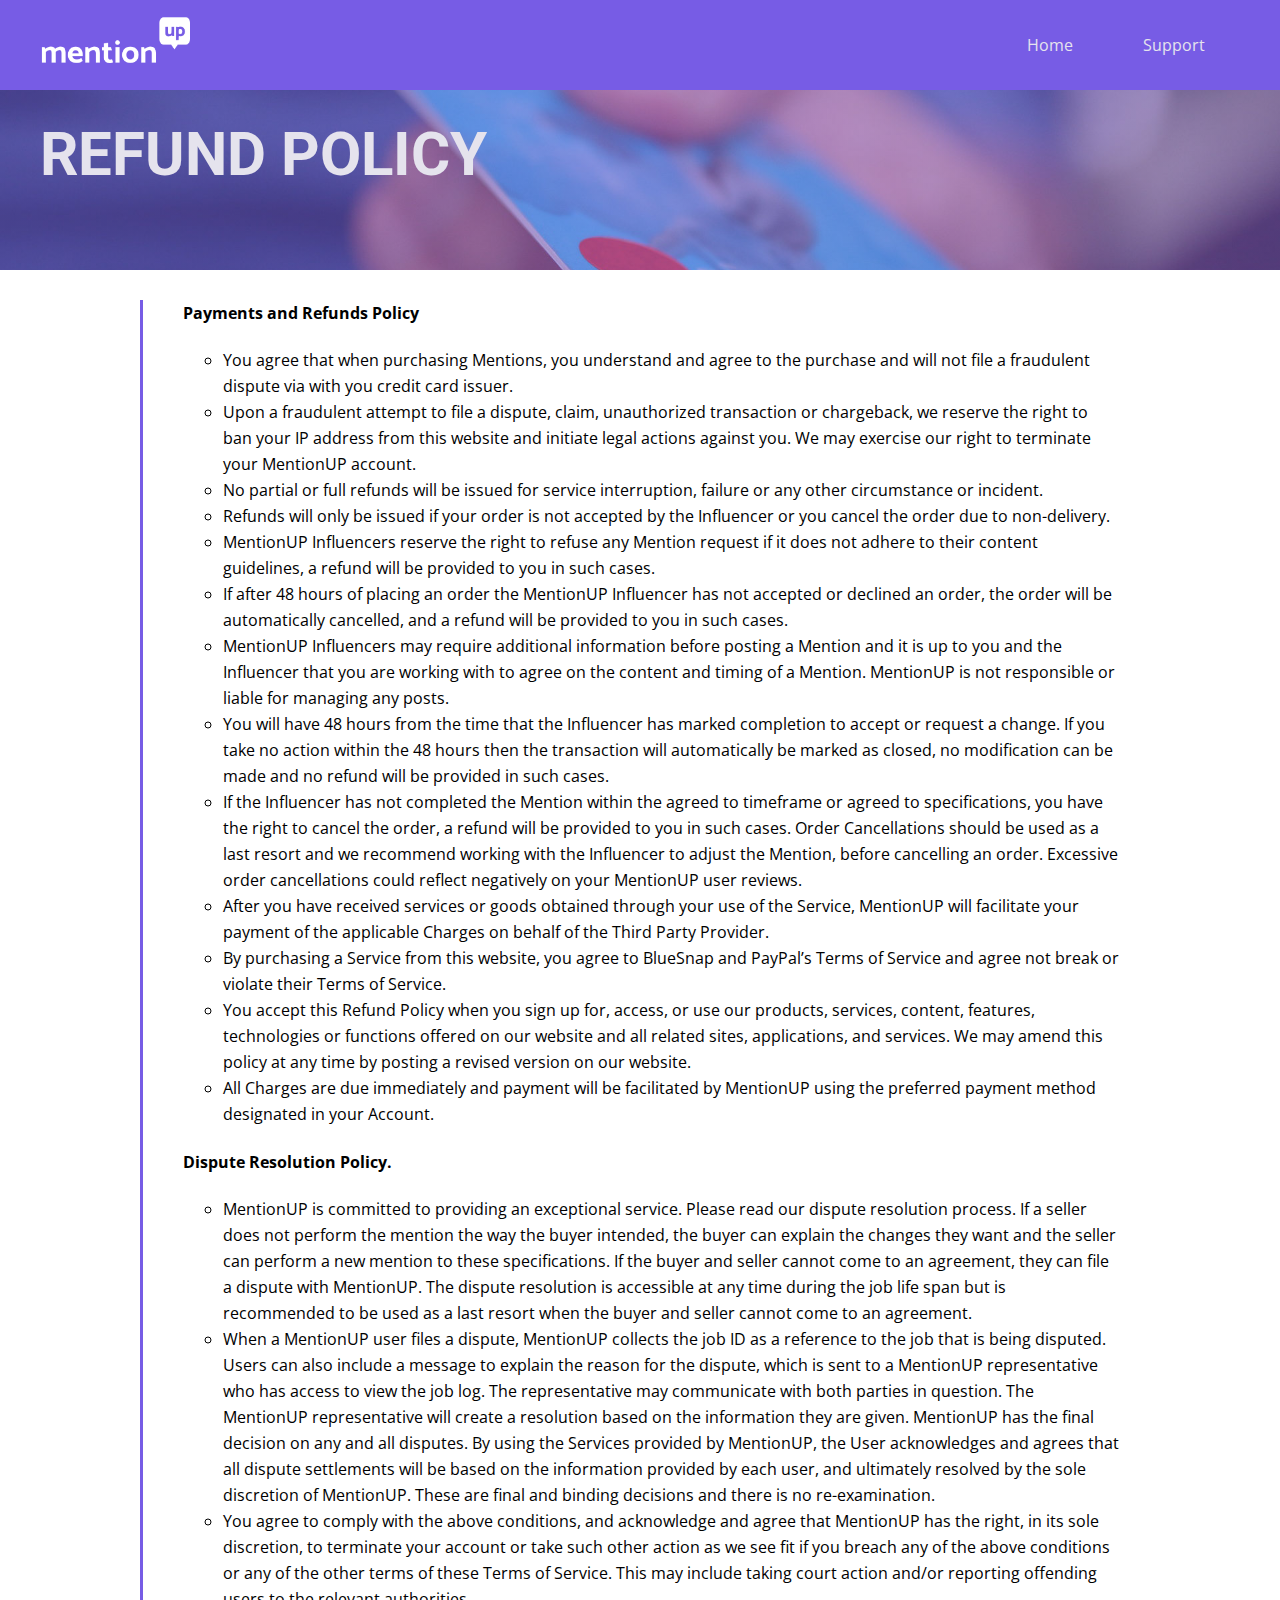
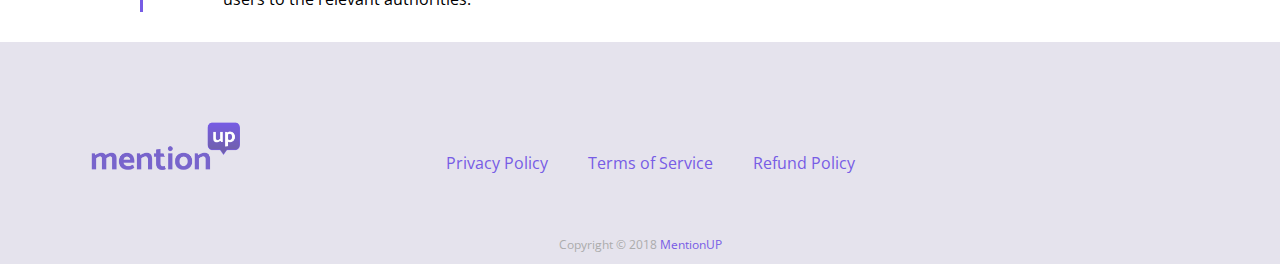
<file: refund.html>
<!DOCTYPE html>
<html lang="en">
  <head>
    <meta charset="UTF-8" />
    <meta name="viewport" content="width=device-width, initial-scale=1.0" />
    <title>Refund Policy | MentionUP</title>
    <link
      rel="shortcut icon"
      href="images/favicon-96x96.png"
      type="image/x-icon"
    />
    <link
      href="https://fonts.googleapis.com/css?family=Open+Sans|Roboto:400,700"
      rel="stylesheet"
    />
    <link
      rel="stylesheet"
      href="https://use.fontawesome.com/releases/v5.5.0/css/all.css"
      integrity="sha384-B4dIYHKNBt8Bc12p+WXckhzcICo0wtJAoU8YZTY5qE0Id1GSseTk6S+L3BlXeVIU"
      crossorigin="anonymous"
    />
    <link rel="stylesheet" href="styles/main.css" />
    <script
      src="https://code.jquery.com/jquery-3.3.1.min.js"
      integrity="sha256-FgpCb/KJQlLNfOu91ta32o/NMZxltwRo8QtmkMRdAu8="
      crossorigin="anonymous"
    ></script>
    <script type="text/javascript" src="Javascript/navbar.js"></script>
  </head>
  <body>
    <header>
      <div class="logo">
        <a href="https://www.mentionup.com">
          <img
            src="images/mu-logo2x-250x108.png"
            alt="White MentionUP company logo"
          />
        </a>
      </div>
      <nav>
        <span class="closemenu"><i class="fas fa-times"></i></span>
        <ul>
          <li><a href="index.html">Home</a></li>
          <li><a href="support.html">Support</a></li>
        </ul>
      </nav>
      <i class="fas fa-bars hamburger"></i>
    </header>
    <main class="refund infoPage">
      <div class="top-heading">
        <h1>Refund Policy</h1>
      </div>
      <div class="wrapper">
        <h4>Payments and Refunds Policy</h4>
        <ul>
          <li>
            You agree that when purchasing Mentions, you understand and agree to
            the purchase and will not file a fraudulent dispute via with you
            credit card issuer.
          </li>
          <li>
            Upon a fraudulent attempt to file a dispute, claim, unauthorized
            transaction or chargeback, we reserve the right to ban your IP
            address from this website and initiate legal actions against you. We
            may exercise our right to terminate your MentionUP account.
          </li>
          <li>
            No partial or full refunds will be issued for service interruption,
            failure or any other circumstance or incident.
          </li>
          <li>
            Refunds will only be issued if your order is not accepted by the
            Influencer or you cancel the order due to non-delivery.
          </li>
          <li>
            MentionUP Influencers reserve the right to refuse any Mention
            request if it does not adhere to their content guidelines, a refund
            will be provided to you in such cases.
          </li>
          <li>
            If after 48 hours of placing an order the MentionUP Influencer has
            not accepted or declined an order, the order will be automatically
            cancelled, and a refund will be provided to you in such cases.
          </li>
          <li>
            MentionUP Influencers may require additional information before
            posting a Mention and it is up to you and the Influencer that you
            are working with to agree on the content and timing of a Mention.
            MentionUP is not responsible or liable for managing any posts.
          </li>
          <li>
            You will have 48 hours from the time that the Influencer has marked
            completion to accept or request a change. If you take no action
            within the 48 hours then the transaction will automatically be
            marked as closed, no modification can be made and no refund will be
            provided in such cases.
          </li>
          <li>
            If the Influencer has not completed the Mention within the agreed to
            timeframe or agreed to specifications, you have the right to cancel
            the order, a refund will be provided to you in such cases. Order
            Cancellations should be used as a last resort and we recommend
            working with the Influencer to adjust the Mention, before cancelling
            an order. Excessive order cancellations could reflect negatively on
            your MentionUP user reviews.
          </li>
          <li>
            After you have received services or goods obtained through your use
            of the Service, MentionUP will facilitate your payment of the
            applicable Charges on behalf of the Third Party Provider.
          </li>
          <li>
            By purchasing a Service from this website, you agree to BlueSnap and
            PayPal’s Terms of Service and agree not break or violate their Terms
            of Service.
          </li>
          <li>
            You accept this Refund Policy when you sign up for, access, or use
            our products, services, content, features, technologies or functions
            offered on our website and all related sites, applications, and
            services. We may amend this policy at any time by posting a revised
            version on our website.
          </li>
          <li>
            All Charges are due immediately and payment will be facilitated by
            MentionUP using the preferred payment method designated in your
            Account.
          </li>
        </ul>
        <h4>Dispute Resolution Policy.</h4>
        <ul>
          <li>
            MentionUP is committed to providing an exceptional service. Please
            read our dispute resolution process. If a seller does not perform
            the mention the way the buyer intended, the buyer can explain the
            changes they want and the seller can perform a new mention to these
            specifications. If the buyer and seller cannot come to an agreement,
            they can file a dispute with MentionUP. The dispute resolution is
            accessible at any time during the job life span but is recommended
            to be used as a last resort when the buyer and seller cannot come to
            an agreement.
          </li>
          <li>
            When a MentionUP user files a dispute, MentionUP collects the job ID
            as a reference to the job that is being disputed. Users can also
            include a message to explain the reason for the dispute, which is
            sent to a MentionUP representative who has access to view the job
            log. The representative may communicate with both parties in
            question. The MentionUP representative will create a resolution
            based on the information they are given. MentionUP has the final
            decision on any and all disputes. By using the Services provided by
            MentionUP, the User acknowledges and agrees that all dispute
            settlements will be based on the information provided by each user,
            and ultimately resolved by the sole discretion of MentionUP. These
            are final and binding decisions and there is no re-examination.
          </li>
          <li>
            You agree to comply with the above conditions, and acknowledge and
            agree that MentionUP has the right, in its sole discretion, to
            terminate your account or take such other action as we see fit if
            you breach any of the above conditions or any of the other terms of
            these Terms of Service. This may include taking court action and/or
            reporting offending users to the relevant authorities.
          </li>
        </ul>
      </div>
    </main>
    <footer>
      <div class="socials">
        <span class="visuallyhidden">Instagram</span>
        <a href="https://www.instagram.com/officialmentionup" target="_blank"
          ><i class="fab fa-instagram"></i
        ></a>
        <span class="visuallyhidden">Facebook</span>
        <a href="https://www.facebook.com/mentionup/" target="_blank"
          ><i class="fab fa-facebook-square"></i
        ></a>
        <span class="visuallyhidden">Twitter</span>
        <a href="https://twitter.com/realmentionup" target="_blank"
          ><i class="fab fa-twitter-square"></i
        ></a>
      </div>
      <div class="container">
        <a href="https://mentionup.com"
          ><img
            src="images/logo-white-background-283x128.png"
            alt="Purple MentionUP Company Logo"
        /></a>
        <nav>
          <ul>
            <li><a href="privacy.html">Privacy Policy</a></li>
            <li><a href="tos.html">Terms of Service</a></li>
            <li><a href="refund.html">Refund Policy</a></li>
          </ul>
        </nav>
      </div>
      <div>
        <p>
          Copyright &copy 2018 <a href="https://www.mentionup.com">MentionUP</a>
        </p>
      </div>
    </footer>
  </body>
</html>
</file>
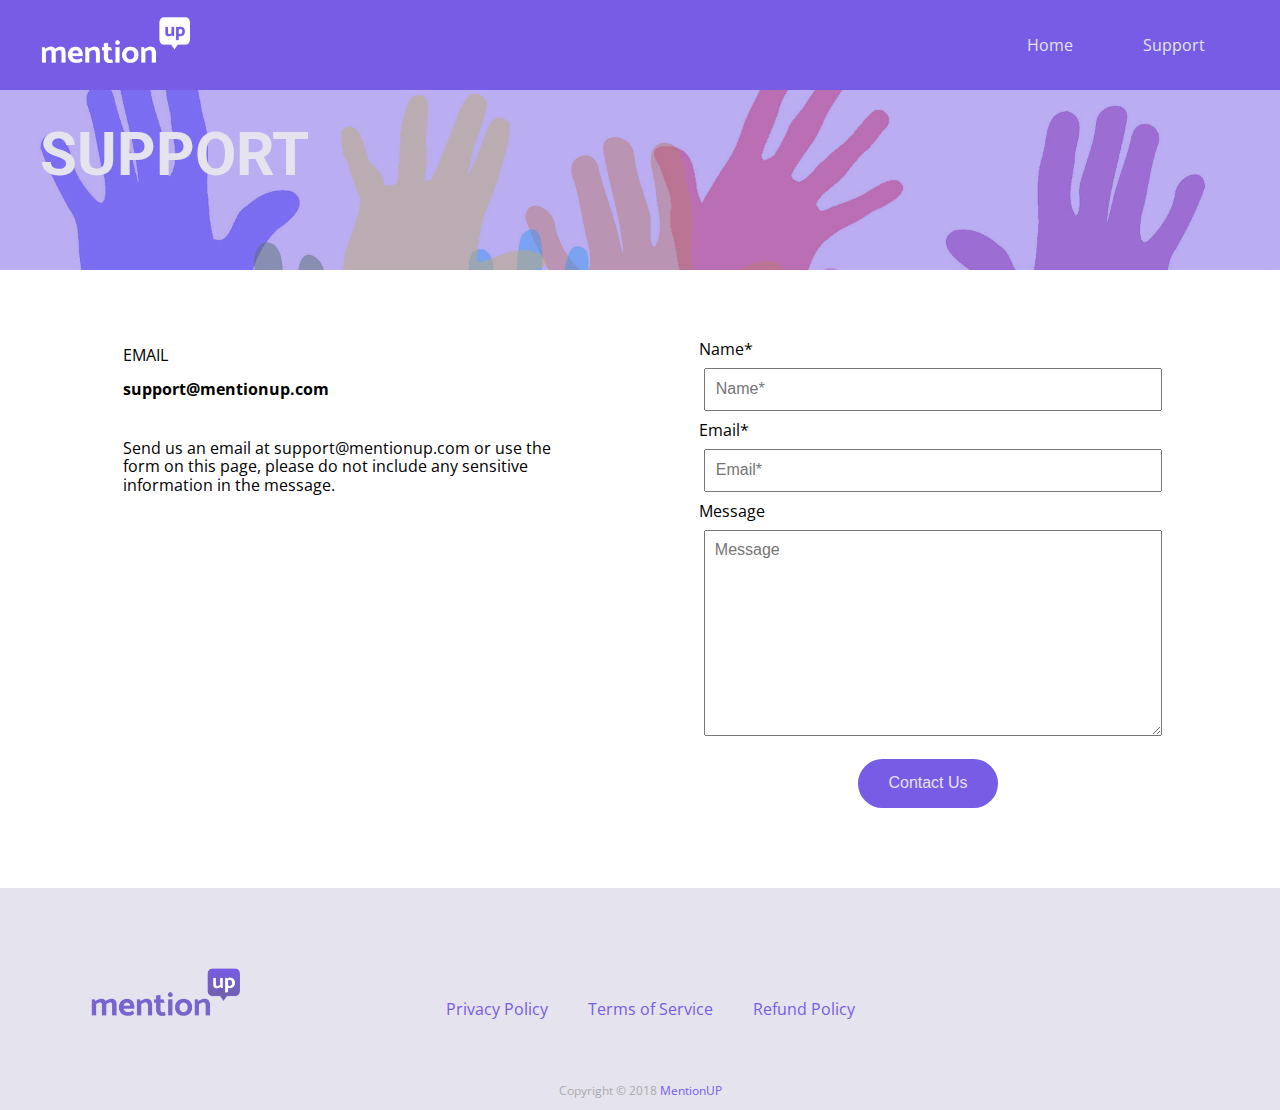
<file: support.html>
<!DOCTYPE html>
<html lang="en">
  <head>
    <meta charset="UTF-8" />
    <meta name="viewport" content="width=device-width, initial-scale=1.0" />
    <title>Support | MentionUP</title>
    <link
      rel="shortcut icon"
      href="images/favicon-96x96.png"
      type="image/x-icon"
    />
    <link
      href="https://fonts.googleapis.com/css?family=Open+Sans|Roboto:400,700"
      rel="stylesheet"
    />
    <link
      rel="stylesheet"
      href="https://use.fontawesome.com/releases/v5.5.0/css/all.css"
      integrity="sha384-B4dIYHKNBt8Bc12p+WXckhzcICo0wtJAoU8YZTY5qE0Id1GSseTk6S+L3BlXeVIU"
      crossorigin="anonymous"
    />
    <link rel="stylesheet" href="styles/main.css" />
    <script
      src="https://code.jquery.com/jquery-3.3.1.min.js"
      integrity="sha256-FgpCb/KJQlLNfOu91ta32o/NMZxltwRo8QtmkMRdAu8="
      crossorigin="anonymous"
    ></script>
    <script type="text/javascript" src="Javascript/navbar.js"></script>
  </head>
  <body>
    <header>
      <div class="logo">
        <a href="https://www.mentionup.com">
          <img
            src="images/mu-logo2x-250x108.png"
            alt="White MentionUP company logo"
          />
        </a>
      </div>
      <nav>
        <span class="closemenu"><i class="fas fa-times"></i></span>
        <ul>
          <li><a href="index.html">Home</a></li>
          <li><a href="support.html">Support</a></li>
        </ul>
      </nav>
      <i class="fas fa-bars hamburger"></i>
    </header>

    <main class="support">
      <div class="top-heading">
        <h1>Support</h1>
      </div>

      <div class="wrapper flexContainer">
        <div class="section-left section">
          <p>Email</p>
          <p>support@mentionup.com</p>
          <p>
            Send us an email at support@mentionup.com or use the form on this
            page, please do not include any sensitive information in the
            message.
          </p>
        </div>

        <div class="section-right section">
          <form id="supportForm" action="post">
            <label for="name">Name*</label>
            <input
              type="text"
              required
              placeholder="Name*"
              name="name"
              id="name"
            />
            <label for="email">Email*</label>
            <input
              type="email"
              required
              placeholder="Email*"
              name="email"
              id="email"
            />
            <label for="message">Message</label>
            <textarea
              name="message"
              placeholder="Message"
              id="message"
              cols="30"
              rows="10"
            ></textarea>
            <div class="button">
              <button class="submit">Contact Us</button>
            </div>
          </form>
        </div>
      </div>
    </main>

    <footer>
      <div class="socials">
        <span class="visuallyhidden">Instagram</span>
        <a href="https://www.instagram.com/officialmentionup" target="_blank"
          ><i class="fab fa-instagram"></i
        ></a>
        <span class="visuallyhidden">Facebook</span>
        <a href="https://www.facebook.com/mentionup/" target="_blank"
          ><i class="fab fa-facebook-square"></i
        ></a>
        <span class="visuallyhidden">Twitter</span>
        <a href="https://twitter.com/realmentionup" target="_blank"
          ><i class="fab fa-twitter-square"></i
        ></a>
      </div>
      <div class="container">
        <a href="https://mentionup.com"
          ><img
            src="images/logo-white-background-283x128.png"
            alt="Purple MentionUP Company Logo"
        /></a>
        <nav>
          <ul>
            <li><a href="privacy.html">Privacy Policy</a></li>
            <li><a href="tos.html">Terms of Service</a></li>
            <li><a href="refund.html">Refund Policy</a></li>
          </ul>
        </nav>
      </div>
      <div>
        <p>
          Copyright &copy 2018 <a href="https://www.mentionup.com">MentionUP</a>
        </p>
      </div>
    </footer>
  </body>
</html>
</file>
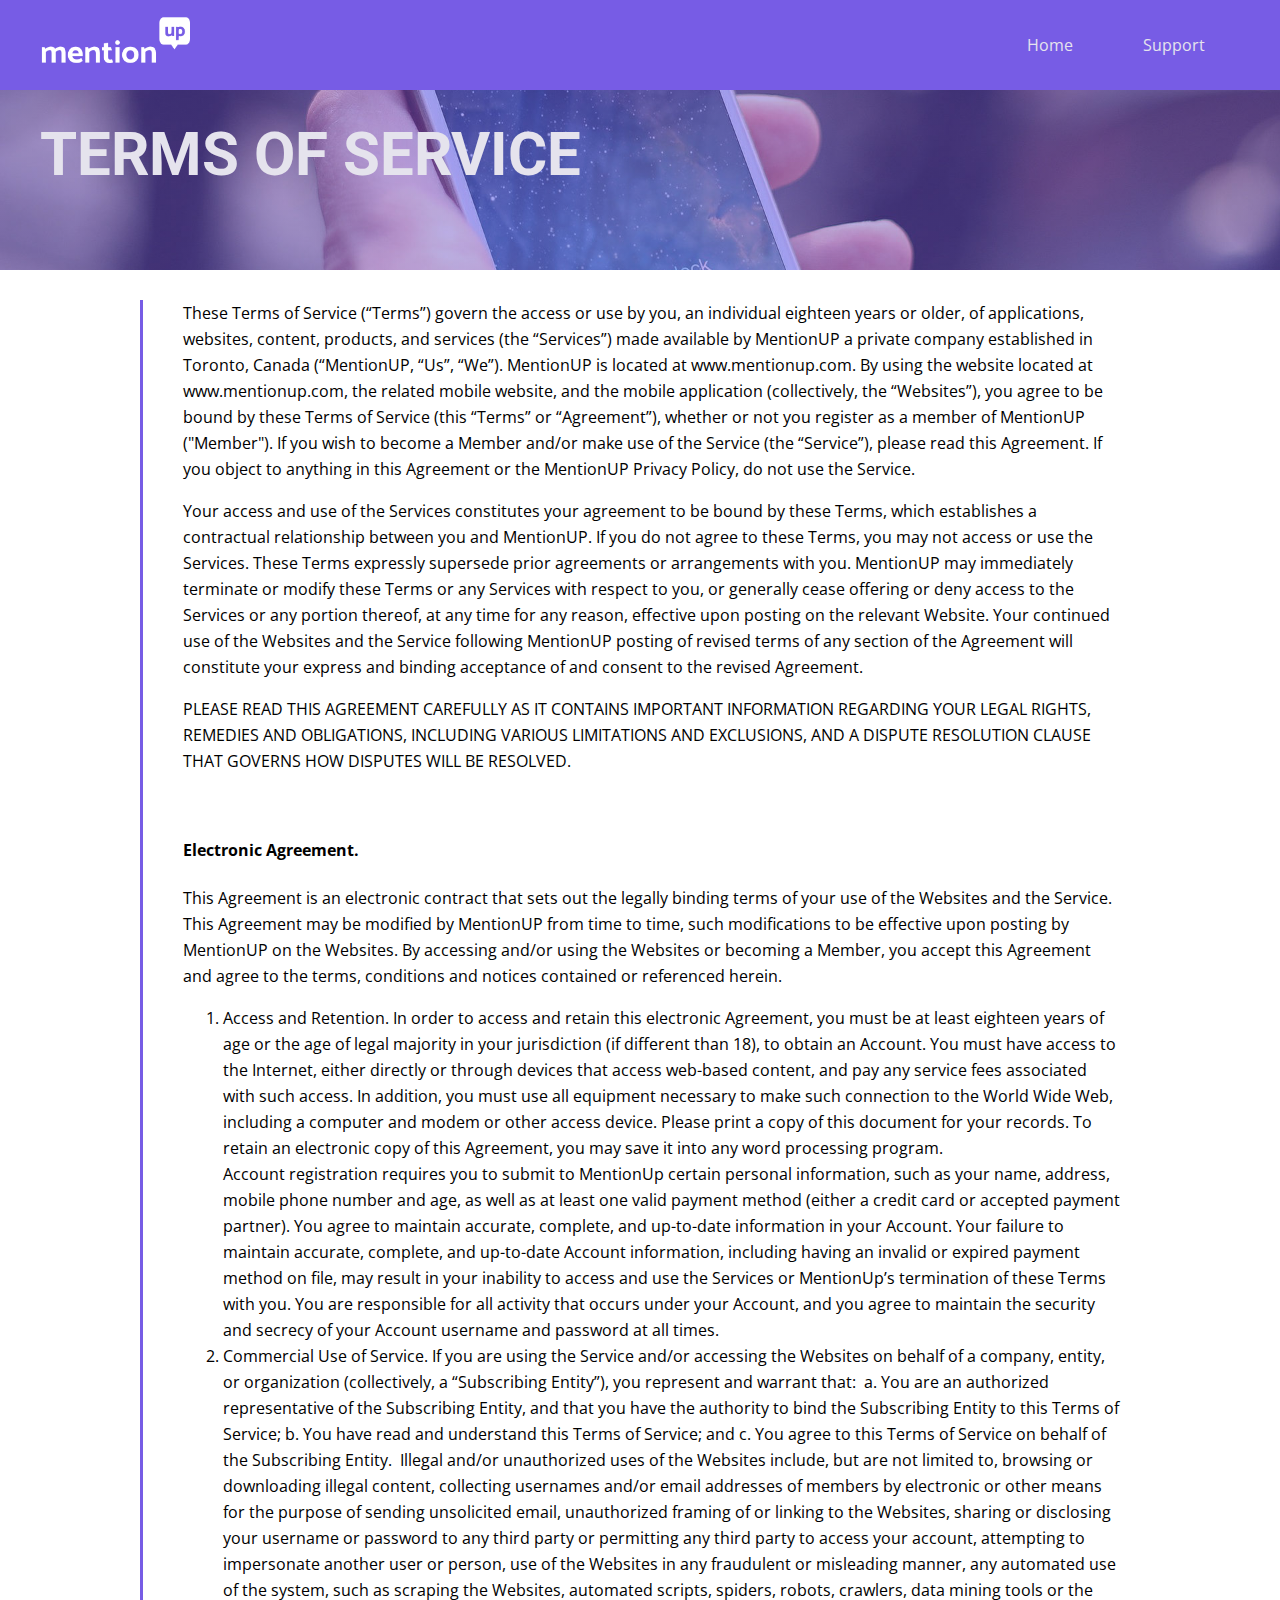
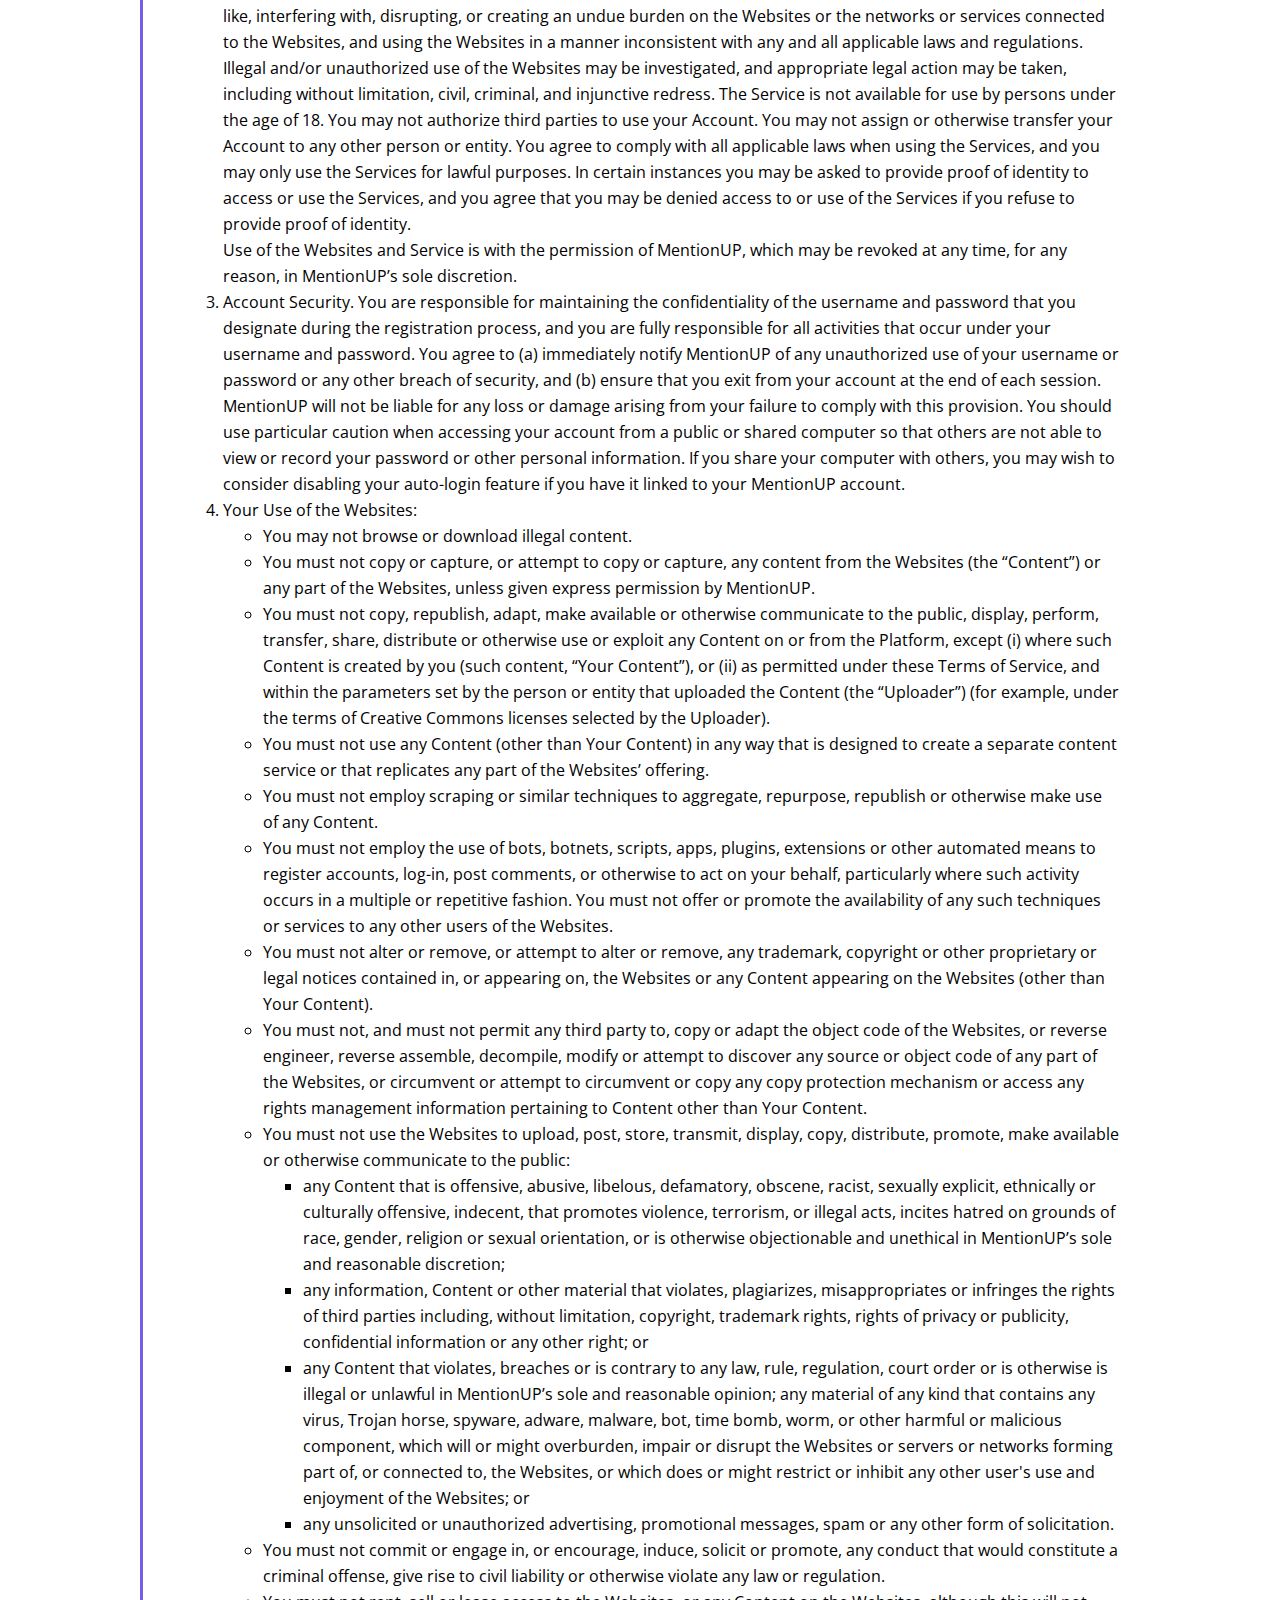
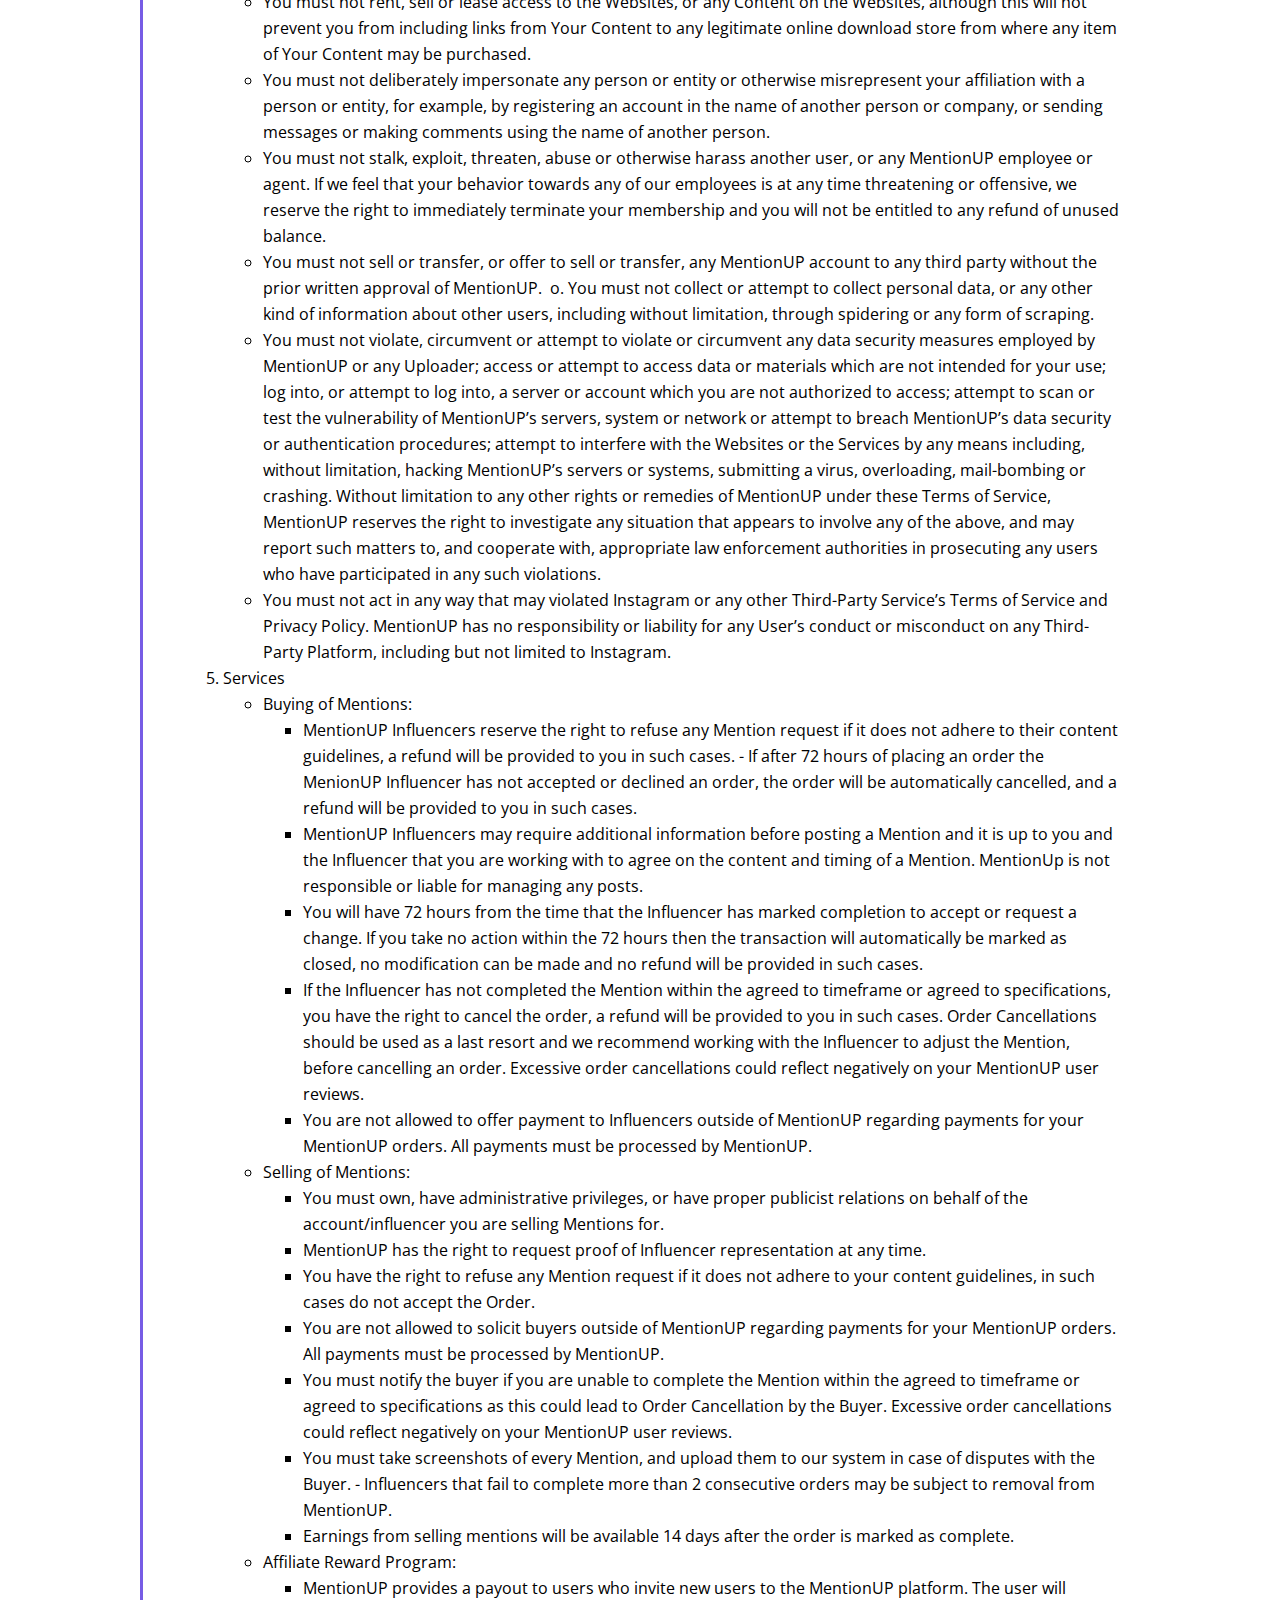
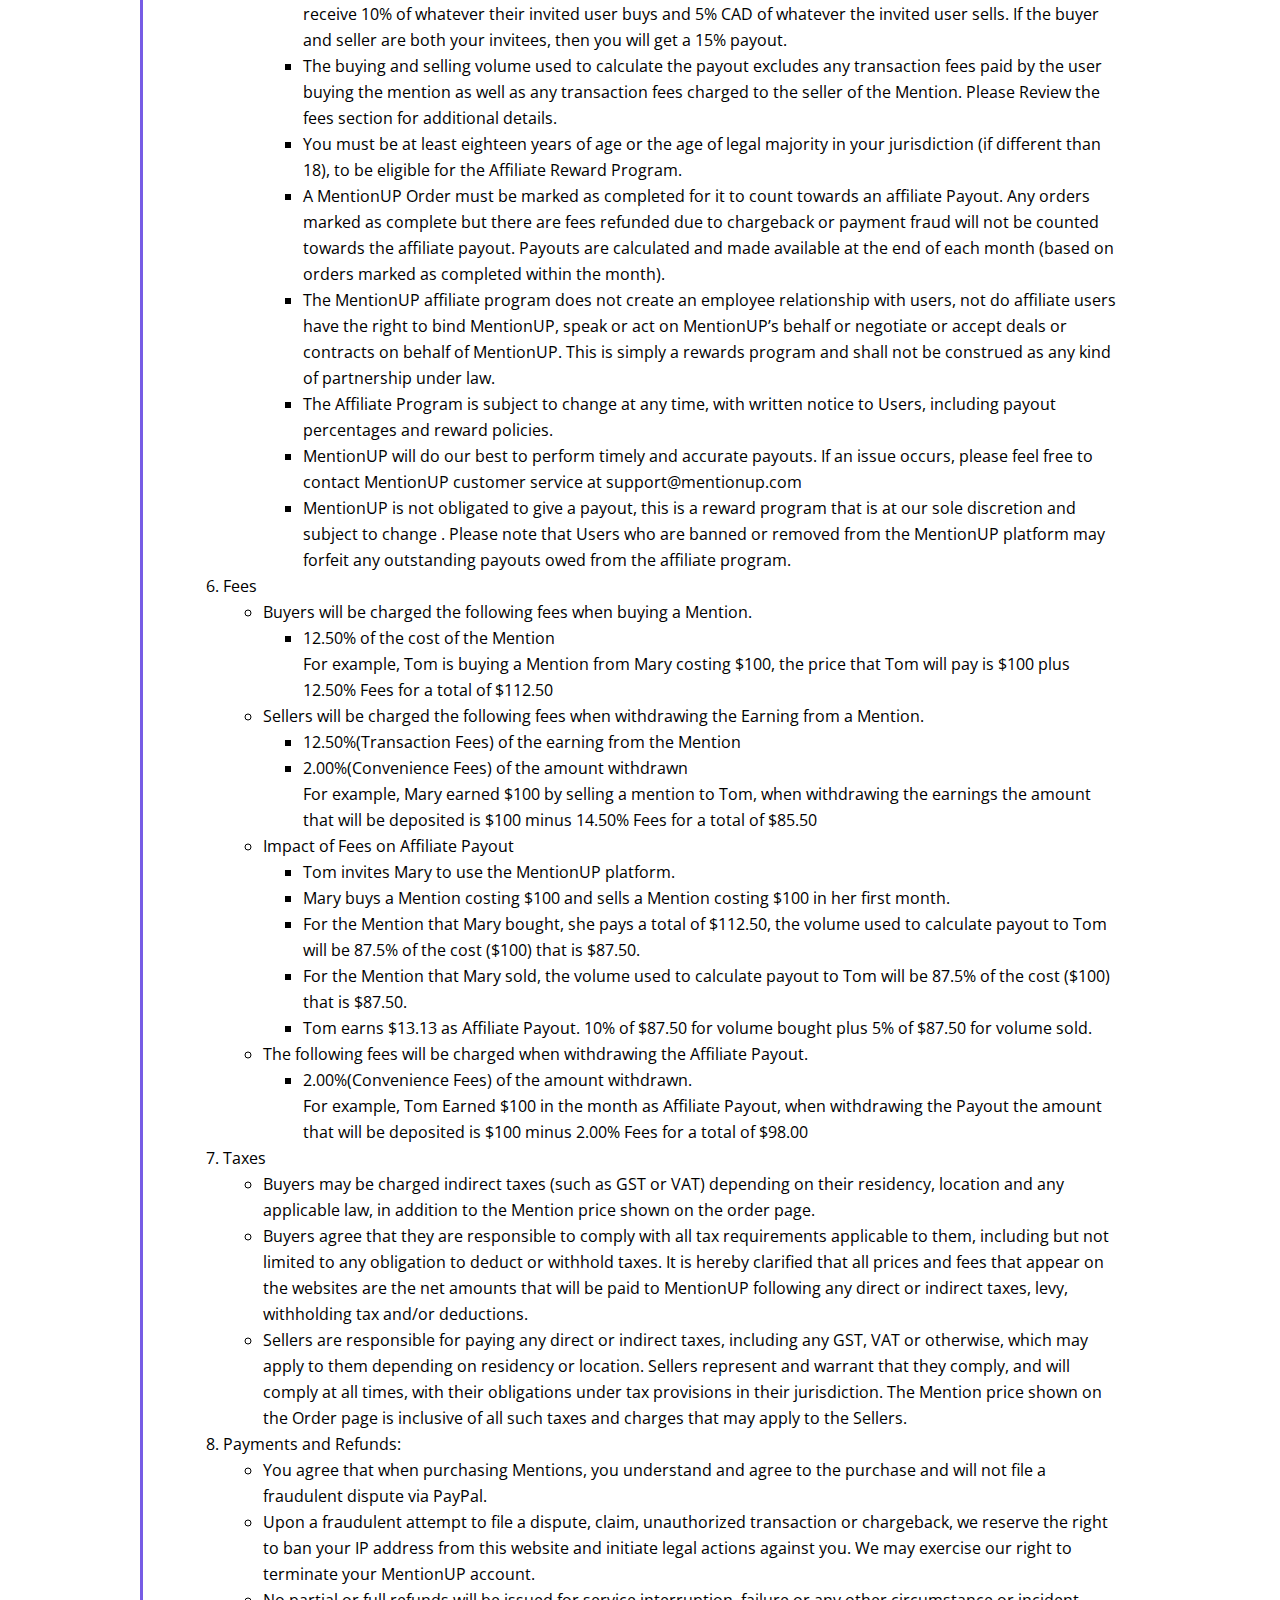
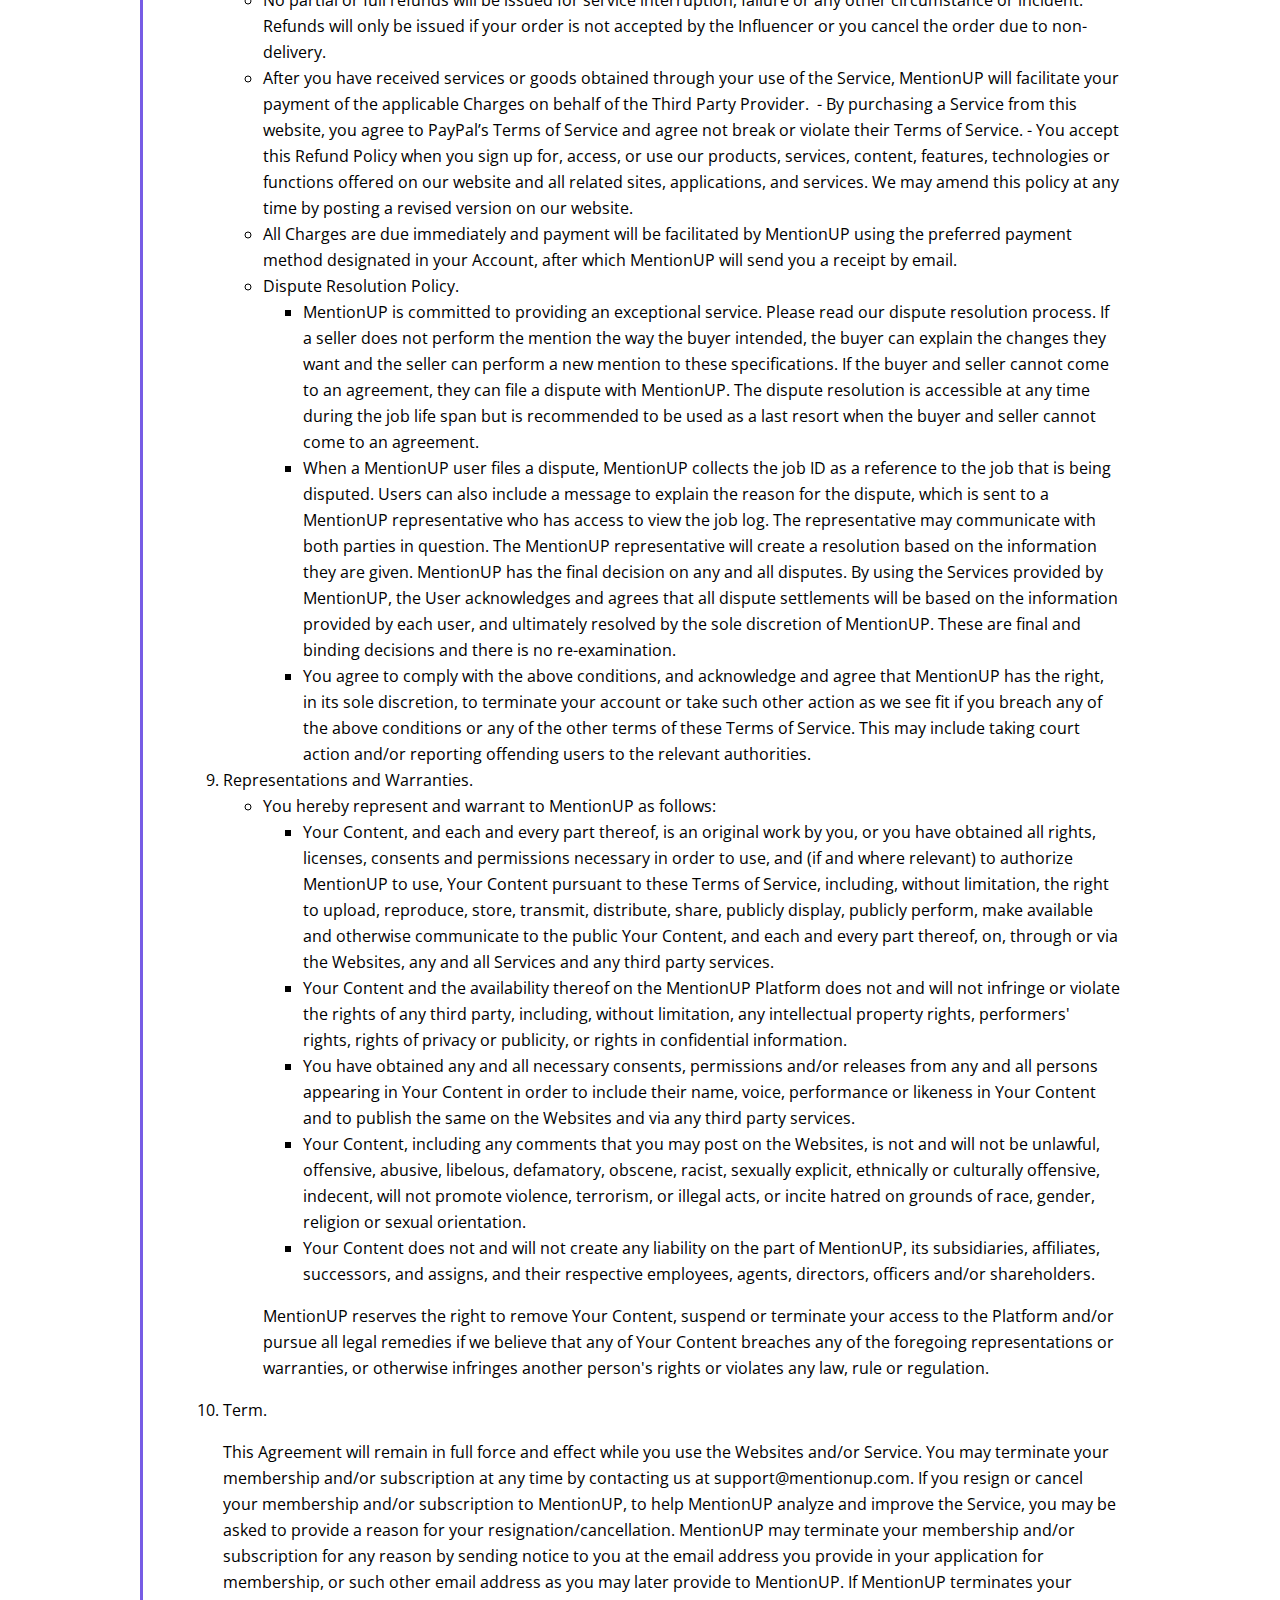
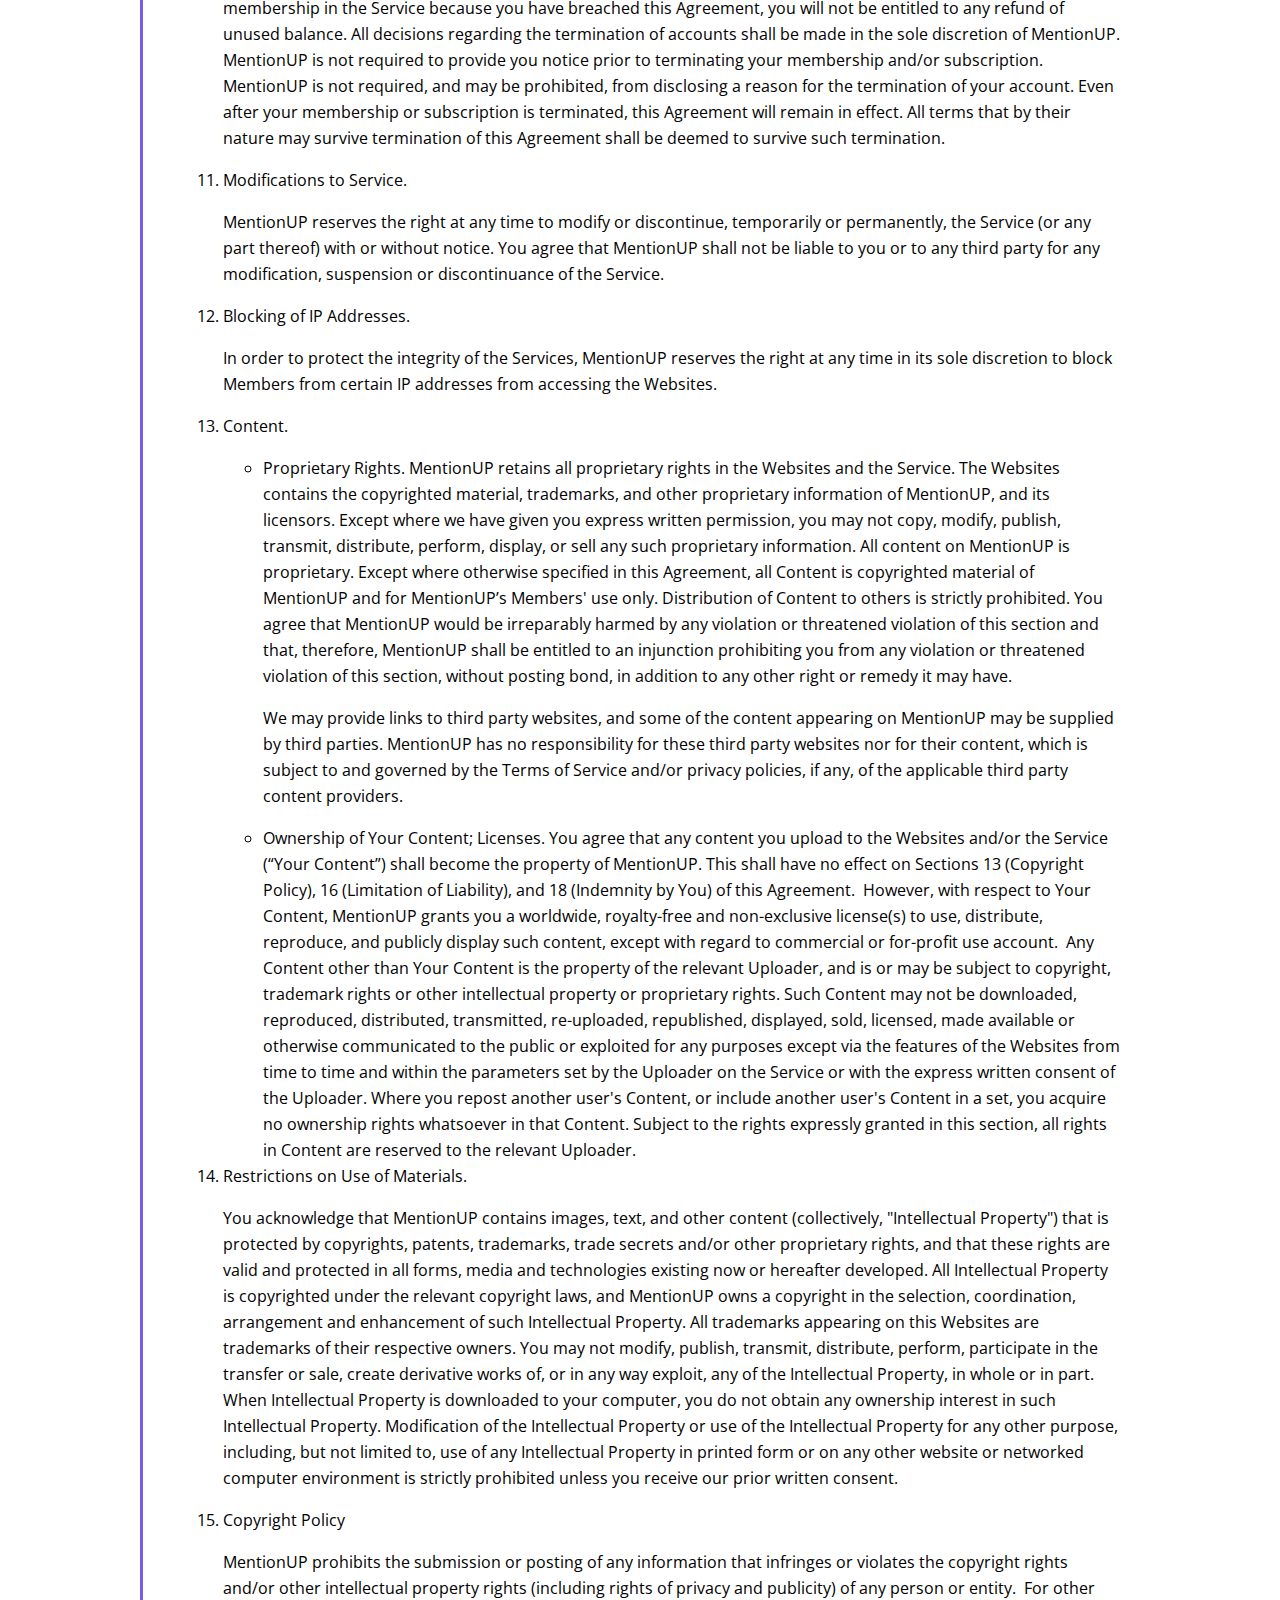
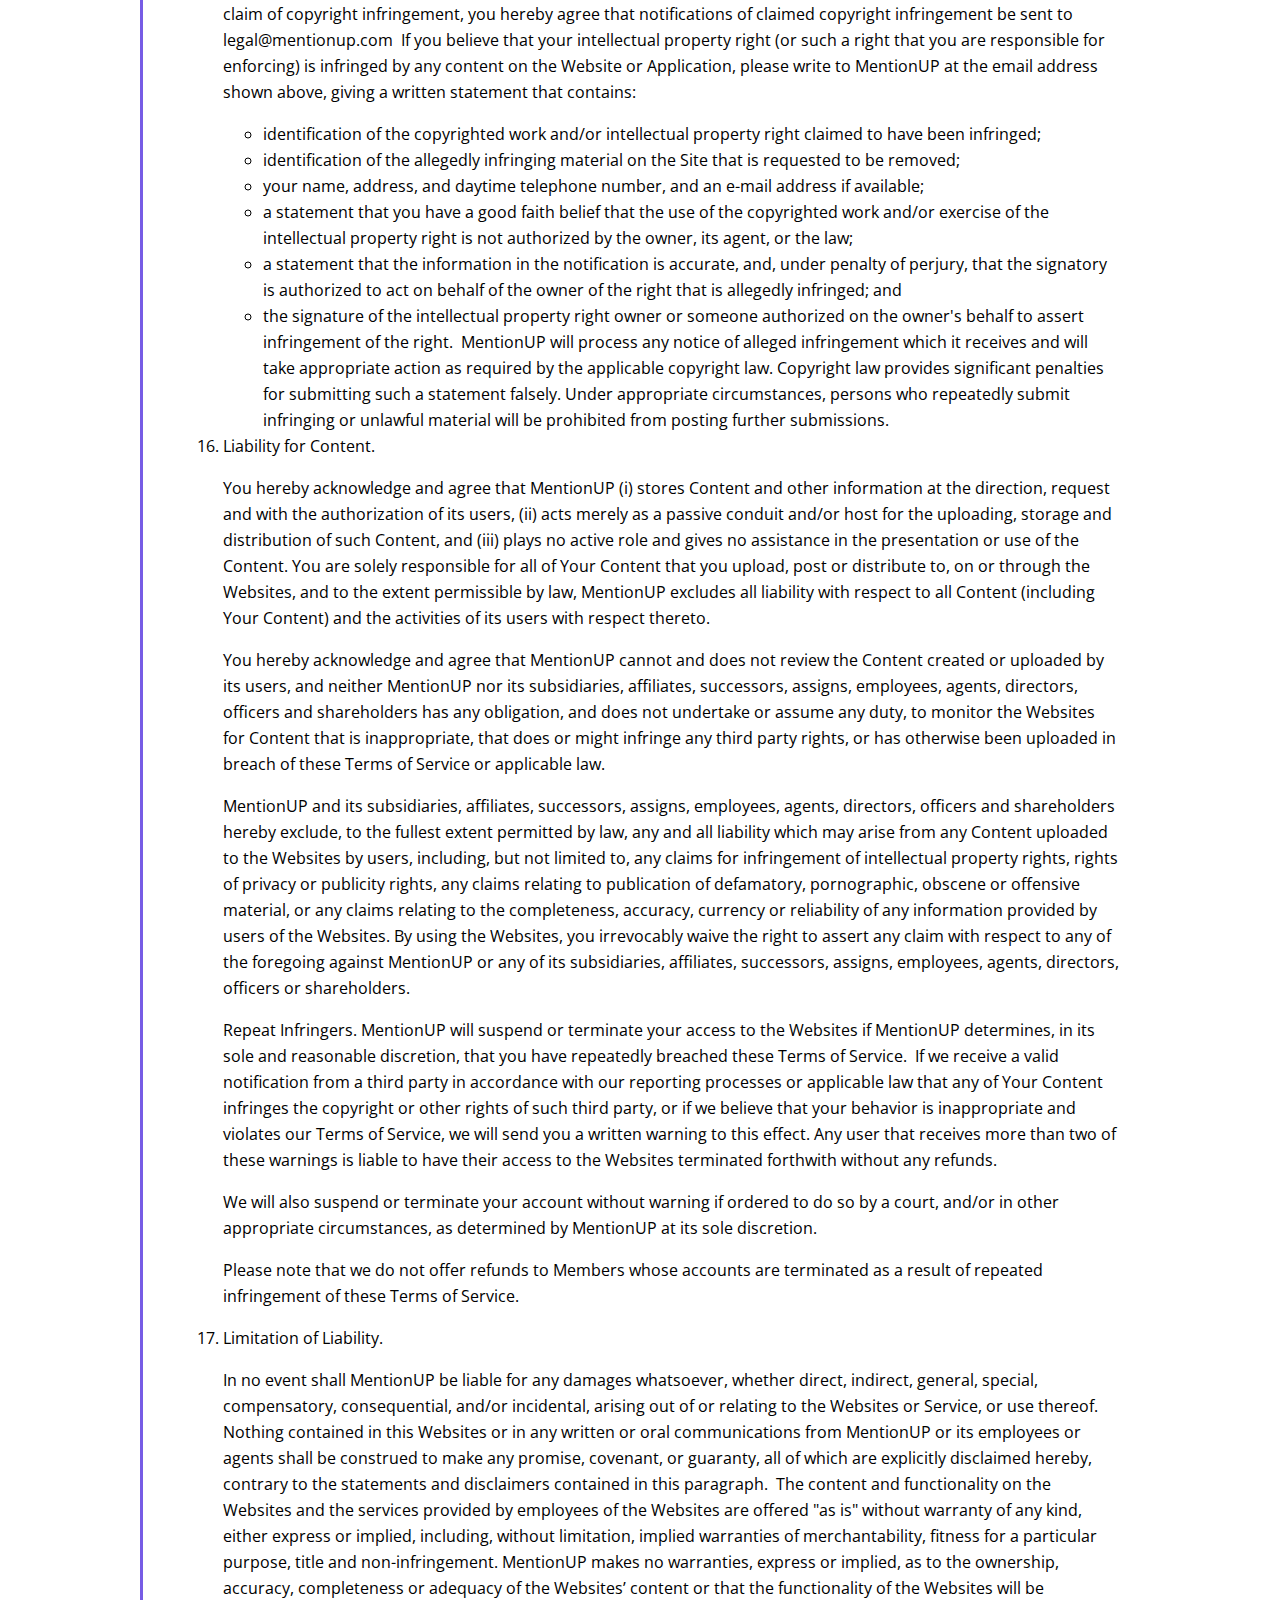
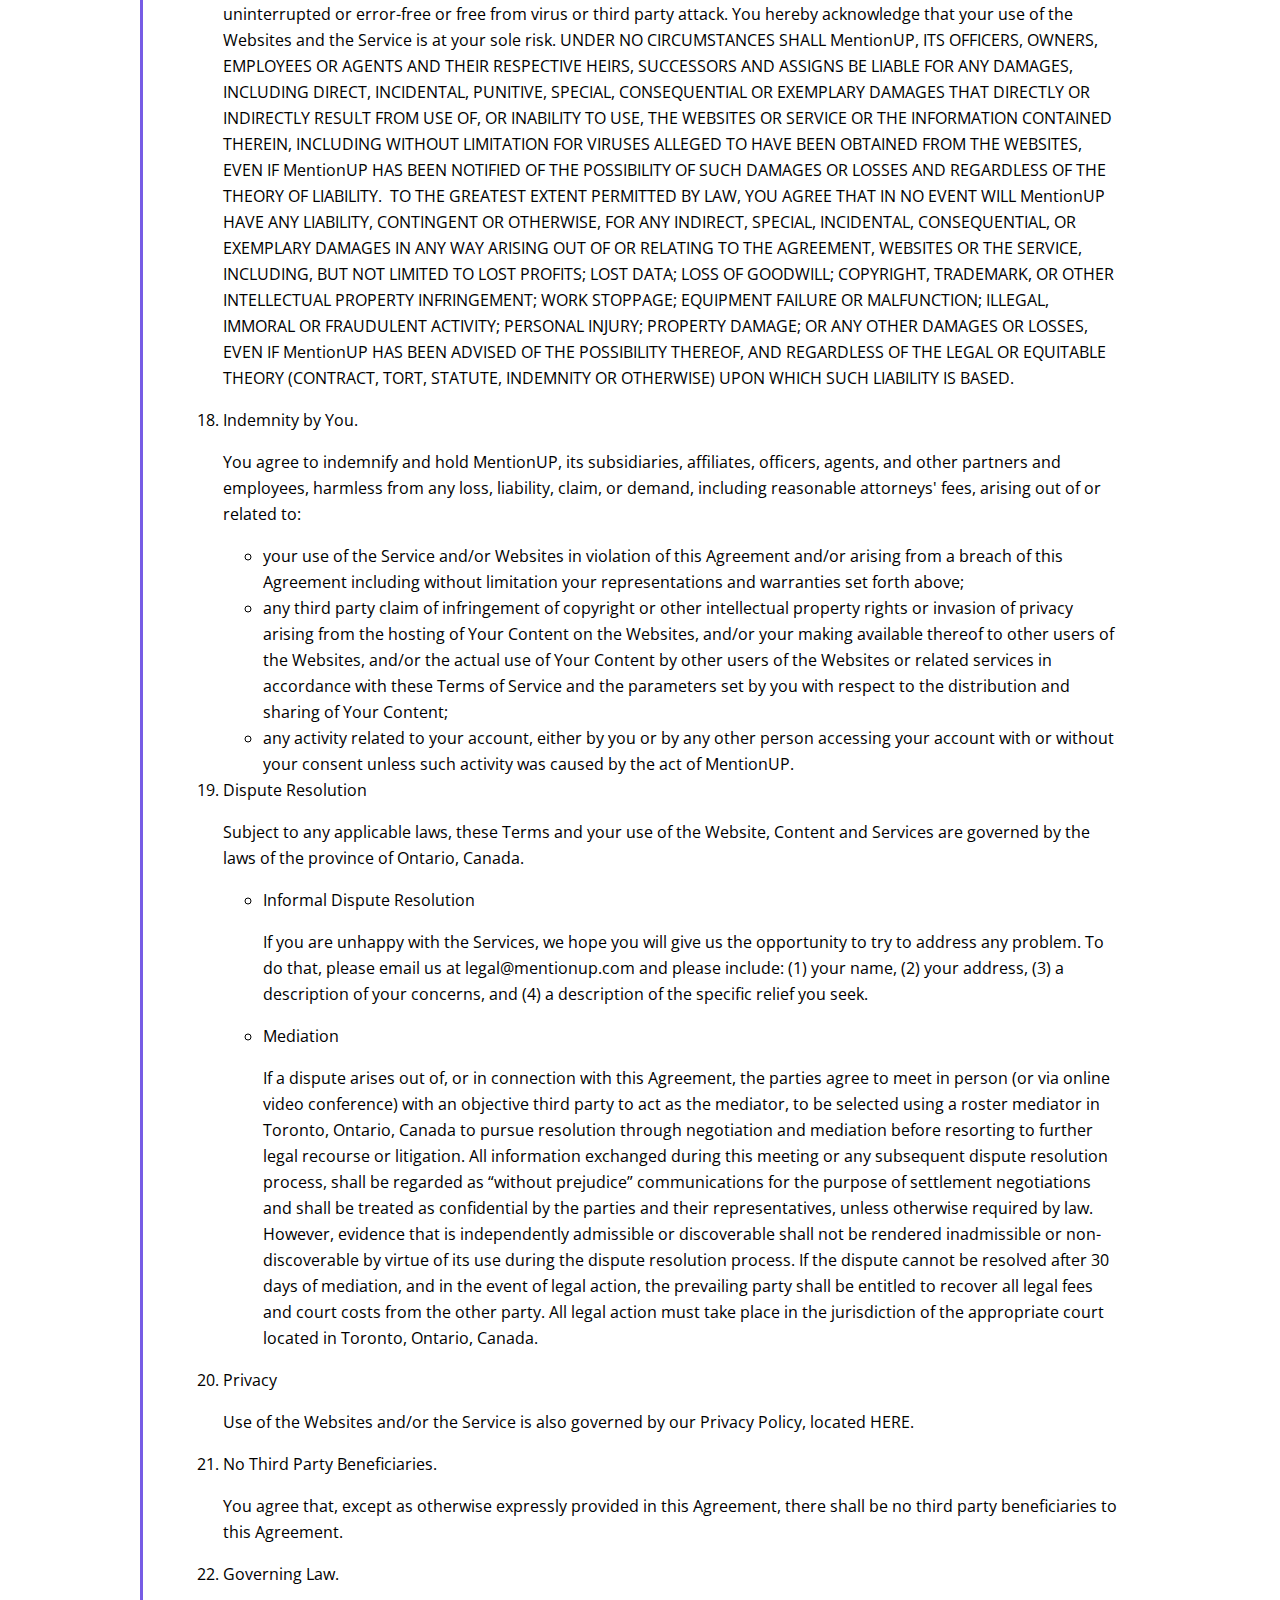
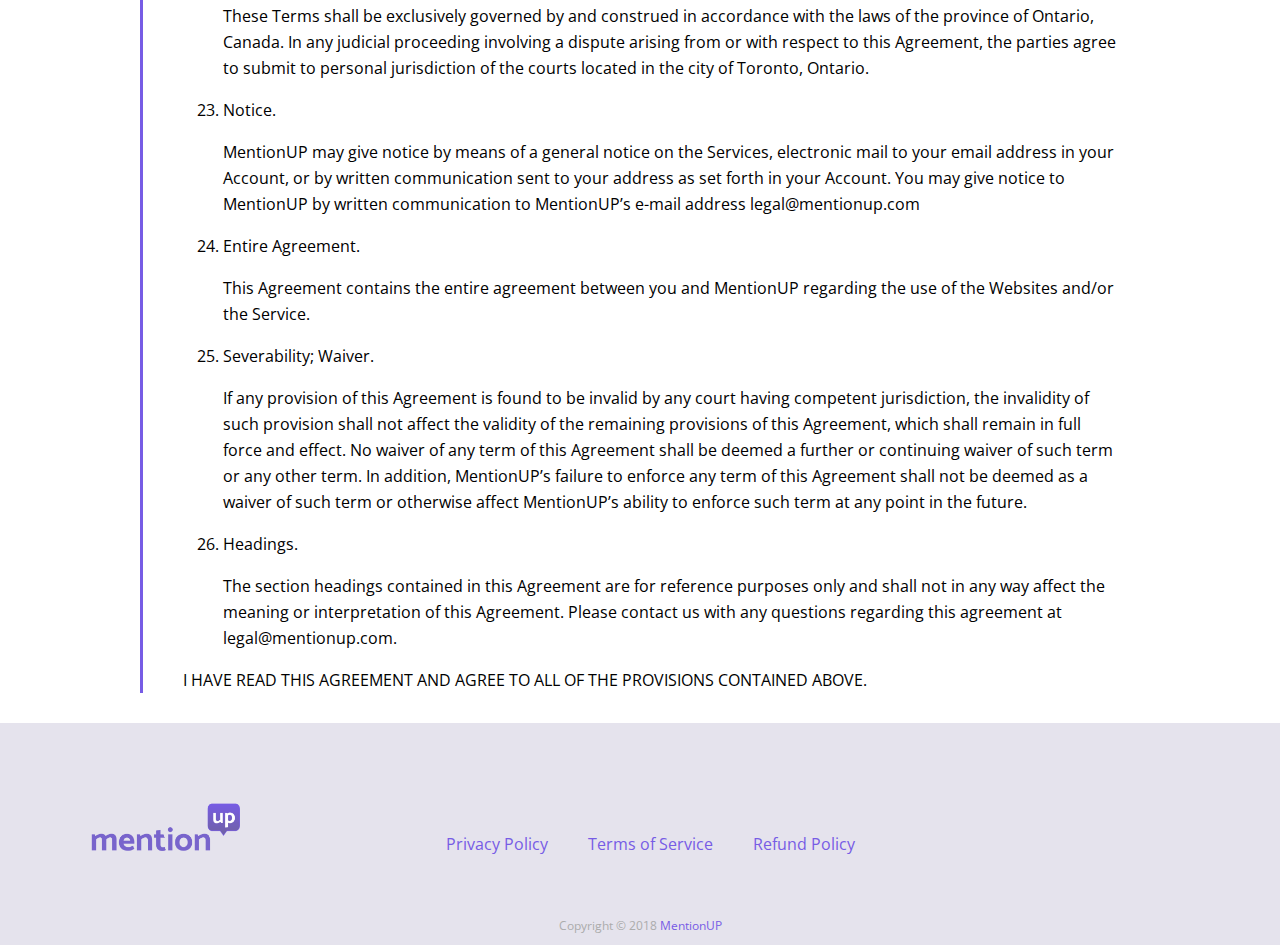
<file: tos.html>
<!DOCTYPE html>
<html lang="en">
  <head>
    <meta charset="UTF-8" />
    <meta name="viewport" content="width=device-width, initial-scale=1.0" />
    <title>Terms of Service | MentionUP</title>
    <link
      rel="shortcut icon"
      href="images/favicon-96x96.png"
      type="image/x-icon"
    />
    <link
      href="https://fonts.googleapis.com/css?family=Open+Sans|Roboto:400,700"
      rel="stylesheet"
    />
    <link
      rel="stylesheet"
      href="https://use.fontawesome.com/releases/v5.5.0/css/all.css"
      integrity="sha384-B4dIYHKNBt8Bc12p+WXckhzcICo0wtJAoU8YZTY5qE0Id1GSseTk6S+L3BlXeVIU"
      crossorigin="anonymous"
    />
    <link rel="stylesheet" href="styles/main.css" />
    <script
      src="https://code.jquery.com/jquery-3.3.1.min.js"
      integrity="sha256-FgpCb/KJQlLNfOu91ta32o/NMZxltwRo8QtmkMRdAu8="
      crossorigin="anonymous"
    ></script>
    <script type="text/javascript" src="Javascript/navbar.js"></script>
  </head>
  <body>
    <header>
      <div class="logo">
        <a href="https://www.mentionup.com">
          <img
            src="images/mu-logo2x-250x108.png"
            alt="White MentionUP company logo"
          />
        </a>
      </div>
      <nav>
        <span class="closemenu"><i class="fas fa-times"></i></span>
        <ul>
          <li><a href="index.html">Home</a></li>
          <li><a href="support.html">Support</a></li>
        </ul>
      </nav>
      <i class="fas fa-bars hamburger"></i>
    </header>

    <main class="tos infoPage">
      <div class="top-heading">
        <h1>Terms of Service</h1>
      </div>
      <div class="wrapper">
        <p>
          These Terms of Service (“Terms”) govern the access or use by you, an
          individual eighteen years or older, of applications, websites,
          content, products, and services (the “Services”) made available by
          MentionUP a private company established in Toronto, Canada
          (“MentionUP, “Us”, “We”). MentionUP is located at www.mentionup.com.
          By using the website located at www.mentionup.com, the related mobile
          website, and the mobile application (collectively, the “Websites”),
          you agree to be bound by these Terms of Service (this “Terms” or
          “Agreement”), whether or not you register as a member of MentionUP
          ("Member"). If you wish to become a Member and/or make use of the
          Service (the “Service”), please read this Agreement. If you object to
          anything in this Agreement or the MentionUP Privacy Policy, do not use
          the Service.
        </p>

        <p>
          Your access and use of the Services constitutes your agreement to be
          bound by these Terms, which establishes a contractual relationship
          between you and MentionUP. If you do not agree to these Terms, you may
          not access or use the Services. These Terms expressly supersede prior
          agreements or arrangements with you. MentionUP may immediately
          terminate or modify these Terms or any Services with respect to you,
          or generally cease offering or deny access to the Services or any
          portion thereof, at any time for any reason, effective upon posting on
          the relevant Website. Your continued use of the Websites and the
          Service following MentionUP posting of revised terms of any section of
          the Agreement will constitute your express and binding acceptance of
          and consent to the revised Agreement.
        </p>

        <p>
          PLEASE READ THIS AGREEMENT CAREFULLY AS IT CONTAINS IMPORTANT
          INFORMATION REGARDING YOUR LEGAL RIGHTS, REMEDIES AND OBLIGATIONS,
          INCLUDING VARIOUS LIMITATIONS AND EXCLUSIONS, AND A DISPUTE RESOLUTION
          CLAUSE THAT GOVERNS HOW DISPUTES WILL BE RESOLVED.
        </p>
        <br />
        <h4>Electronic Agreement.</h4>
        <p>
          This Agreement is an electronic contract that sets out the legally
          binding terms of your use of the Websites and the Service. This
          Agreement may be modified by MentionUP from time to time, such
          modifications to be effective upon posting by MentionUP on the
          Websites. By accessing and/or using the Websites or becoming a Member,
          you accept this Agreement and agree to the terms, conditions and
          notices contained or referenced herein.
        </p>

        <ol>
          <li>
            Access and Retention. In order to access and retain this electronic
            Agreement, you must be at least eighteen years of age or the age of
            legal majority in your jurisdiction (if different than 18), to
            obtain an Account. You must have access to the Internet, either
            directly or through devices that access web-based content, and pay
            any service fees associated with such access. In addition, you must
            use all equipment necessary to make such connection to the World
            Wide Web, including a computer and modem or other access device.
            Please print a copy of this document for your records. To retain an
            electronic copy of this Agreement, you may save it into any word
            processing program. <br />
            Account registration requires you to submit to MentionUp certain
            personal information, such as your name, address, mobile phone
            number and age, as well as at least one valid payment method (either
            a credit card or accepted payment partner). You agree to maintain
            accurate, complete, and up-to-date information in your Account. Your
            failure to maintain accurate, complete, and up-to-date Account
            information, including having an invalid or expired payment method
            on file, may result in your inability to access and use the Services
            or MentionUp’s termination of these Terms with you. You are
            responsible for all activity that occurs under your Account, and you
            agree to maintain the security and secrecy of your Account username
            and password at all times.
          </li>
          <li>
            Commercial Use of Service. If you are using the Service and/or
            accessing the Websites on behalf of a company, entity, or
            organization (collectively, a “Subscribing Entity”), you represent
            and warrant that:  a. You are an authorized representative of the
            Subscribing Entity, and that you have the authority to bind the
            Subscribing Entity to this Terms of Service; b. You have read and
            understand this Terms of Service; and c. You agree to this Terms of
            Service on behalf of the Subscribing Entity.  Illegal and/or
            unauthorized uses of the Websites include, but are not limited to,
            browsing or downloading illegal content, collecting usernames and/or
            email addresses of members by electronic or other means for the
            purpose of sending unsolicited email, unauthorized framing of or
            linking to the Websites, sharing or disclosing your username or
            password to any third party or permitting any third party to access
            your account, attempting to impersonate another user or person, use
            of the Websites in any fraudulent or misleading manner, any
            automated use of the system, such as scraping the Websites,
            automated scripts, spiders, robots, crawlers, data mining tools or
            the like, interfering with, disrupting, or creating an undue burden
            on the Websites or the networks or services connected to the
            Websites, and using the Websites in a manner inconsistent with any
            and all applicable laws and regulations. Illegal and/or unauthorized
            use of the Websites may be investigated, and appropriate legal
            action may be taken, including without limitation, civil, criminal,
            and injunctive redress. The Service is not available for use by
            persons under the age of 18. You may not authorize third parties to
            use your Account. You may not assign or otherwise transfer your
            Account to any other person or entity. You agree to comply with all
            applicable laws when using the Services, and you may only use the
            Services for lawful purposes. In certain instances you may be asked
            to provide proof of identity to access or use the Services, and you
            agree that you may be denied access to or use of the Services if you
            refuse to provide proof of identity. <br />
            Use of the Websites and Service is with the permission of MentionUP,
            which may be revoked at any time, for any reason, in MentionUP’s
            sole discretion.
          </li>
          <li>
            Account Security. You are responsible for maintaining the
            confidentiality of the username and password that you designate
            during the registration process, and you are fully responsible for
            all activities that occur under your username and password. You
            agree to (a) immediately notify MentionUP of any unauthorized use of
            your username or password or any other breach of security, and (b)
            ensure that you exit from your account at the end of each session.
            MentionUP will not be liable for any loss or damage arising from
            your failure to comply with this provision. You should use
            particular caution when accessing your account from a public or
            shared computer so that others are not able to view or record your
            password or other personal information. If you share your computer
            with others, you may wish to consider disabling your auto-login
            feature if you have it linked to your MentionUP account.
          </li>
          <li>
            Your Use of the Websites:
            <ul>
              <li>You may not browse or download illegal content.</li>
              <li>
                You must not copy or capture, or attempt to copy or capture, any
                content from the Websites (the “Content”) or any part of the
                Websites, unless given express permission by MentionUP.
              </li>
              <li>
                You must not copy, republish, adapt, make available or otherwise
                communicate to the public, display, perform, transfer, share,
                distribute or otherwise use or exploit any Content on or from
                the Platform, except (i) where such Content is created by you
                (such content, “Your Content”), or (ii) as permitted under these
                Terms of Service, and within the parameters set by the person or
                entity that uploaded the Content (the “Uploader”) (for example,
                under the terms of Creative Commons licenses selected by the
                Uploader).
              </li>
              <li>
                You must not use any Content (other than Your Content) in any
                way that is designed to create a separate content service or
                that replicates any part of the Websites’ offering.
              </li>
              <li>
                You must not employ scraping or similar techniques to aggregate,
                repurpose, republish or otherwise make use of any Content.
              </li>
              <li>
                You must not employ the use of bots, botnets, scripts, apps,
                plugins, extensions or other automated means to register
                accounts, log-in, post comments, or otherwise to act on your
                behalf, particularly where such activity occurs in a multiple or
                repetitive fashion. You must not offer or promote the
                availability of any such techniques or services to any other
                users of the Websites.
              </li>
              <li>
                You must not alter or remove, or attempt to alter or remove, any
                trademark, copyright or other proprietary or legal notices
                contained in, or appearing on, the Websites or any Content
                appearing on the Websites (other than Your Content).
              </li>
              <li>
                You must not, and must not permit any third party to, copy or
                adapt the object code of the Websites, or reverse engineer,
                reverse assemble, decompile, modify or attempt to discover any
                source or object code of any part of the Websites, or circumvent
                or attempt to circumvent or copy any copy protection mechanism
                or access any rights management information pertaining to
                Content other than Your Content.
              </li>
              <li>
                You must not use the Websites to upload, post, store, transmit,
                display, copy, distribute, promote, make available or otherwise
                communicate to the public:
                <ul>
                  <li>
                    any Content that is offensive, abusive, libelous,
                    defamatory, obscene, racist, sexually explicit, ethnically
                    or culturally offensive, indecent, that promotes violence,
                    terrorism, or illegal acts, incites hatred on grounds of
                    race, gender, religion or sexual orientation, or is
                    otherwise objectionable and unethical in MentionUP’s sole
                    and reasonable discretion;
                  </li>
                  <li>
                    any information, Content or other material that violates,
                    plagiarizes, misappropriates or infringes the rights of
                    third parties including, without limitation, copyright,
                    trademark rights, rights of privacy or publicity,
                    confidential information or any other right; or
                  </li>
                  <li>
                    any Content that violates, breaches or is contrary to any
                    law, rule, regulation, court order or is otherwise is
                    illegal or unlawful in MentionUP’s sole and reasonable
                    opinion; any material of any kind that contains any virus,
                    Trojan horse, spyware, adware, malware, bot, time bomb,
                    worm, or other harmful or malicious component, which will or
                    might overburden, impair or disrupt the Websites or servers
                    or networks forming part of, or connected to, the Websites,
                    or which does or might restrict or inhibit any other user's
                    use and enjoyment of the Websites; or
                  </li>
                  <li>
                    any unsolicited or unauthorized advertising, promotional
                    messages, spam or any other form of solicitation.
                  </li>
                </ul>
              </li>
              <li>
                You must not commit or engage in, or encourage, induce, solicit
                or promote, any conduct that would constitute a criminal
                offense, give rise to civil liability or otherwise violate any
                law or regulation.
              </li>
              <li>
                You must not rent, sell or lease access to the Websites, or any
                Content on the Websites, although this will not prevent you from
                including links from Your Content to any legitimate online
                download store from where any item of Your Content may be
                purchased.
              </li>
              <li>
                You must not deliberately impersonate any person or entity or
                otherwise misrepresent your affiliation with a person or entity,
                for example, by registering an account in the name of another
                person or company, or sending messages or making comments using
                the name of another person.
              </li>
              <li>
                You must not stalk, exploit, threaten, abuse or otherwise harass
                another user, or any MentionUP employee or agent. If we feel
                that your behavior towards any of our employees is at any time
                threatening or offensive, we reserve the right to immediately
                terminate your membership and you will not be entitled to any
                refund of unused balance.
              </li>
              <li>
                You must not sell or transfer, or offer to sell or transfer, any
                MentionUP account to any third party without the prior written
                approval of MentionUP.  o. You must not collect or attempt to
                collect personal data, or any other kind of information about
                other users, including without limitation, through spidering or
                any form of scraping.
              </li>
              <li>
                You must not violate, circumvent or attempt to violate or
                circumvent any data security measures employed by MentionUP or
                any Uploader; access or attempt to access data or materials
                which are not intended for your use; log into, or attempt to log
                into, a server or account which you are not authorized to
                access; attempt to scan or test the vulnerability of MentionUP’s
                servers, system or network or attempt to breach MentionUP’s data
                security or authentication procedures; attempt to interfere with
                the Websites or the Services by any means including, without
                limitation, hacking MentionUP’s servers or systems, submitting a
                virus, overloading, mail-bombing or crashing. Without limitation
                to any other rights or remedies of MentionUP under these Terms
                of Service, MentionUP reserves the right to investigate any
                situation that appears to involve any of the above, and may
                report such matters to, and cooperate with, appropriate law
                enforcement authorities in prosecuting any users who have
                participated in any such violations.
              </li>
              <li>
                You must not act in any way that may violated Instagram or any
                other Third-Party Service’s Terms of Service and Privacy Policy.
                MentionUP has no responsibility or liability for any User’s
                conduct or misconduct on any Third-Party Platform, including but
                not limited to Instagram.
              </li>
            </ul>
          </li>
          <li>
            Services
            <ul>
              <li>
                Buying of Mentions:
                <ul>
                  <li>
                    MentionUP Influencers reserve the right to refuse any
                    Mention request if it does not adhere to their content
                    guidelines, a refund will be provided to you in such
                    cases. - If after 72 hours of placing an order the MenionUP
                    Influencer has not accepted or declined an order, the order
                    will be automatically cancelled, and a refund will be
                    provided to you in such cases.
                  </li>
                  <li>
                    MentionUP Influencers may require additional information
                    before posting a Mention and it is up to you and the
                    Influencer that you are working with to agree on the content
                    and timing of a Mention. MentionUp is not responsible or
                    liable for managing any posts.
                  </li>
                  <li>
                    You will have 72 hours from the time that the Influencer has
                    marked completion to accept or request a change. If you take
                    no action within the 72 hours then the transaction will
                    automatically be marked as closed, no modification can be
                    made and no refund will be provided in such cases.
                  </li>
                  <li>
                    If the Influencer has not completed the Mention within the
                    agreed to timeframe or agreed to specifications, you have
                    the right to cancel the order, a refund will be provided to
                    you in such cases. Order Cancellations should be used as a
                    last resort and we recommend working with the Influencer to
                    adjust the Mention, before cancelling an order. Excessive
                    order cancellations could reflect negatively on your
                    MentionUP user reviews.
                  </li>
                  <li>
                    You are not allowed to offer payment to Influencers outside
                    of MentionUP regarding payments for your MentionUP orders.
                    All payments must be processed by MentionUP.
                  </li>
                </ul>
              </li>
              <li>
                Selling of Mentions:
                <ul>
                  <li>
                    You must own, have administrative privileges, or have proper
                    publicist relations on behalf of the account/influencer you
                    are selling Mentions for.
                  </li>
                  <li>
                    MentionUP has the right to request proof of Influencer
                    representation at any time.
                  </li>
                  <li>
                    You have the right to refuse any Mention request if it does
                    not adhere to your content guidelines, in such cases do not
                    accept the Order.
                  </li>
                  <li>
                    You are not allowed to solicit buyers outside of MentionUP
                    regarding payments for your MentionUP orders. All payments
                    must be processed by MentionUP.
                  </li>
                  <li>
                    You must notify the buyer if you are unable to complete the
                    Mention within the agreed to timeframe or agreed to
                    specifications as this could lead to Order Cancellation by
                    the Buyer. Excessive order cancellations could reflect
                    negatively on your MentionUP user reviews.
                  </li>
                  <li>
                    You must take screenshots of every Mention, and upload them
                    to our system in case of disputes with the Buyer. -
                    Influencers that fail to complete more than 2 consecutive
                    orders may be subject to removal from MentionUP.
                  </li>
                  <li>
                    Earnings from selling mentions will be available 14 days
                    after the order is marked as complete.
                  </li>
                </ul>
              </li>
              <li>
                Affiliate Reward Program:
                <ul>
                  <li>
                    MentionUP provides a payout to users who invite new users to
                    the MentionUP platform. The user will receive 10% of
                    whatever their invited user buys and 5% CAD of whatever the
                    invited user sells. If the buyer and seller are both your
                    invitees, then you will get a 15% payout.
                  </li>
                  <li>
                    The buying and selling volume used to calculate the payout
                    excludes any transaction fees paid by the user buying the
                    mention as well as any transaction fees charged to the
                    seller of the Mention. Please Review the fees section for
                    additional details.
                  </li>
                  <li>
                    You must be at least eighteen years of age or the age of
                    legal majority in your jurisdiction (if different than 18),
                    to be eligible for the Affiliate Reward Program.
                  </li>
                  <li>
                    A MentionUP Order must be marked as completed for it to
                    count towards an affiliate Payout. Any orders marked as
                    complete but there are fees refunded due to chargeback or
                    payment fraud will not be counted towards the affiliate
                    payout. Payouts are calculated and made available at the end
                    of each month (based on orders marked as completed within
                    the month).
                  </li>
                  <li>
                    The MentionUP affiliate program does not create an employee
                    relationship with users, not do affiliate users have the
                    right to bind MentionUP, speak or act on MentionUP’s behalf
                    or negotiate or accept deals or contracts on behalf of
                    MentionUP. This is simply a rewards program and shall not be
                    construed as any kind of partnership under law.
                  </li>
                  <li>
                    The Affiliate Program is subject to change at any time, with
                    written notice to Users, including payout percentages and
                    reward policies.
                  </li>
                  <li>
                    MentionUP will do our best to perform timely and accurate
                    payouts. If an issue occurs, please feel free to contact
                    MentionUP customer service at support@mentionup.com
                  </li>
                  <li>
                    MentionUP is not obligated to give a payout, this is a
                    reward program that is at our sole discretion and subject to
                    change . Please note that Users who are banned or removed
                    from the MentionUP platform may forfeit any outstanding
                    payouts owed from the affiliate program.
                  </li>
                </ul>
              </li>
            </ul>
          </li>
          <li>
            Fees
            <ul>
              <li>
                Buyers will be charged the following fees when buying a Mention.
                <ul>
                  <li>
                    12.50% of the cost of the Mention<br />For example, Tom is
                    buying a Mention from Mary costing $100, the price that Tom
                    will pay is $100 plus 12.50% Fees for a total of $112.50
                  </li>
                </ul>
              </li>

              <li>
                Sellers will be charged the following fees when withdrawing the
                Earning from a Mention.
                <ul>
                  <li>
                    12.50%(Transaction Fees) of the earning from the Mention
                  </li>
                  <li>
                    2.00%(Convenience Fees) of the amount withdrawn <br />For
                    example, Mary earned $100 by selling a mention to Tom, when
                    withdrawing the earnings the amount that will be deposited
                    is $100 minus 14.50% Fees for a total of $85.50
                  </li>
                </ul>
              </li>

              <li>
                Impact of Fees on Affiliate Payout
                <ul>
                  <li>Tom invites Mary to use the MentionUP platform.</li>
                  <li>
                    Mary buys a Mention costing $100 and sells a Mention costing
                    $100 in her first month.
                  </li>
                  <li>
                    For the Mention that Mary bought, she pays a total of
                    $112.50, the volume used to calculate payout to Tom will be
                    87.5% of the cost ($100) that is $87.50.
                  </li>
                  <li>
                    For the Mention that Mary sold, the volume used to calculate
                    payout to Tom will be 87.5% of the cost ($100) that is
                    $87.50.
                  </li>
                  <li>
                    Tom earns $13.13 as Affiliate Payout. 10% of $87.50 for
                    volume bought plus 5% of $87.50 for volume sold.
                  </li>
                </ul>
              </li>

              <li>
                The following fees will be charged when withdrawing the
                Affiliate Payout.
                <ul>
                  <li>
                    2.00%(Convenience Fees) of the amount withdrawn.

                    <br />For example, Tom Earned $100 in the month as Affiliate
                    Payout, when withdrawing the Payout the amount that will be
                    deposited is $100 minus 2.00% Fees for a total of $98.00
                  </li>
                </ul>
              </li>
            </ul>
          </li>
          <li>
            Taxes
            <ul>
              <li>
                Buyers may be charged indirect taxes (such as GST or VAT)
                depending on their residency, location and any applicable law,
                in addition to the Mention price shown on the order page.
              </li>
              <li>
                Buyers agree that they are responsible to comply with all tax
                requirements applicable to them, including but not limited to
                any obligation to deduct or withhold taxes. It is hereby
                clarified that all prices and fees that appear on the websites
                are the net amounts that will be paid to MentionUP following any
                direct or indirect taxes, levy, withholding tax and/or
                deductions.
              </li>
              <li>
                Sellers are responsible for paying any direct or indirect taxes,
                including any GST, VAT or otherwise, which may apply to them
                depending on residency or location. Sellers represent and
                warrant that they comply, and will comply at all times, with
                their obligations under tax provisions in their jurisdiction.
                The Mention price shown on the Order page is inclusive of all
                such taxes and charges that may apply to the Sellers.
              </li>
            </ul>
          </li>
          <li>
            Payments and Refunds:
            <ul>
              <li>
                You agree that when purchasing Mentions, you understand and
                agree to the purchase and will not file a fraudulent dispute via
                PayPal.
              </li>
              <li>
                Upon a fraudulent attempt to file a dispute, claim, unauthorized
                transaction or chargeback, we reserve the right to ban your IP
                address from this website and initiate legal actions against
                you. We may exercise our right to terminate your MentionUP
                account.
              </li>
              <li>
                No partial or full refunds will be issued for service
                interruption, failure or any other circumstance or incident.
                Refunds will only be issued if your order is not accepted by the
                Influencer or you cancel the order due to non-delivery.
              </li>
              <li>
                After you have received services or goods obtained through your
                use of the Service, MentionUP will facilitate your payment of
                the applicable Charges on behalf of the Third Party Provider.  -
                By purchasing a Service from this website, you agree to PayPal’s
                Terms of Service and agree not break or violate their Terms of
                Service. - You accept this Refund Policy when you sign up for,
                access, or use our products, services, content, features,
                technologies or functions offered on our website and all related
                sites, applications, and services. We may amend this policy at
                any time by posting a revised version on our website.
              </li>
              <li>
                All Charges are due immediately and payment will be facilitated
                by MentionUP using the preferred payment method designated in
                your Account, after which MentionUP will send you a receipt by
                email.
              </li>
              <li>
                Dispute Resolution Policy.
                <ul>
                  <li>
                    MentionUP is committed to providing an exceptional service.
                    Please read our dispute resolution process. If a seller does
                    not perform the mention the way the buyer intended, the
                    buyer can explain the changes they want and the seller can
                    perform a new mention to these specifications. If the buyer
                    and seller cannot come to an agreement, they can file a
                    dispute with MentionUP. The dispute resolution is accessible
                    at any time during the job life span but is recommended to
                    be used as a last resort when the buyer and seller cannot
                    come to an agreement.
                  </li>
                  <li>
                    When a MentionUP user files a dispute, MentionUP collects
                    the job ID as a reference to the job that is being disputed.
                    Users can also include a message to explain the reason for
                    the dispute, which is sent to a MentionUP representative who
                    has access to view the job log. The representative may
                    communicate with both parties in question. The MentionUP
                    representative will create a resolution based on the
                    information they are given. MentionUP has the final decision
                    on any and all disputes. By using the Services provided by
                    MentionUP, the User acknowledges and agrees that all dispute
                    settlements will be based on the information provided by
                    each user, and ultimately resolved by the sole discretion of
                    MentionUP. These are final and binding decisions and there
                    is no re-examination.
                  </li>
                  <li>
                    You agree to comply with the above conditions, and
                    acknowledge and agree that MentionUP has the right, in its
                    sole discretion, to terminate your account or take such
                    other action as we see fit if you breach any of the above
                    conditions or any of the other terms of these Terms of
                    Service. This may include taking court action and/or
                    reporting offending users to the relevant authorities.
                  </li>
                </ul>
              </li>
            </ul>
          </li>

          <li>
            Representations and Warranties.
            <ul>
              <li>
                You hereby represent and warrant to MentionUP as follows:
                <ul>
                  <li>
                    Your Content, and each and every part thereof, is an
                    original work by you, or you have obtained all rights,
                    licenses, consents and permissions necessary in order to
                    use, and (if and where relevant) to authorize MentionUP to
                    use, Your Content pursuant to these Terms of Service,
                    including, without limitation, the right to upload,
                    reproduce, store, transmit, distribute, share, publicly
                    display, publicly perform, make available and otherwise
                    communicate to the public Your Content, and each and every
                    part thereof, on, through or via the Websites, any and all
                    Services and any third party services.
                  </li>
                  <li>
                    Your Content and the availability thereof on the MentionUP
                    Platform does not and will not infringe or violate the
                    rights of any third party, including, without limitation,
                    any intellectual property rights, performers' rights, rights
                    of privacy or publicity, or rights in confidential
                    information.
                  </li>
                  <li>
                    You have obtained any and all necessary consents,
                    permissions and/or releases from any and all persons
                    appearing in Your Content in order to include their name,
                    voice, performance or likeness in Your Content and to
                    publish the same on the Websites and via any third party
                    services.
                  </li>
                  <li>
                    Your Content, including any comments that you may post on
                    the Websites, is not and will not be unlawful, offensive,
                    abusive, libelous, defamatory, obscene, racist, sexually
                    explicit, ethnically or culturally offensive, indecent, will
                    not promote violence, terrorism, or illegal acts, or incite
                    hatred on grounds of race, gender, religion or sexual
                    orientation.
                  </li>
                  <li>
                    Your Content does not and will not create any liability on
                    the part of MentionUP, its subsidiaries, affiliates,
                    successors, and assigns, and their respective employees,
                    agents, directors, officers and/or shareholders.
                  </li>
                </ul>
                <p>
                  MentionUP reserves the right to remove Your Content, suspend
                  or terminate your access to the Platform and/or pursue all
                  legal remedies if we believe that any of Your Content breaches
                  any of the foregoing representations or warranties, or
                  otherwise infringes another person's rights or violates any
                  law, rule or regulation.
                </p>
              </li>
            </ul>
          </li>
          <li>
            Term.
            <p>
              This Agreement will remain in full force and effect while you use
              the Websites and/or Service. You may terminate your membership
              and/or subscription at any time by contacting us at
              support@mentionup.com. If you resign or cancel your membership
              and/or subscription to MentionUP, to help MentionUP analyze and
              improve the Service, you may be asked to provide a reason for your
              resignation/cancellation. MentionUP may terminate your membership
              and/or subscription for any reason by sending notice to you at the
              email address you provide in your application for membership, or
              such other email address as you may later provide to MentionUP. If
              MentionUP terminates your membership in the Service because you
              have breached this Agreement, you will not be entitled to any
              refund of unused balance. All decisions regarding the termination
              of accounts shall be made in the sole discretion of MentionUP.
              MentionUP is not required to provide you notice prior to
              terminating your membership and/or subscription. MentionUP is not
              required, and may be prohibited, from disclosing a reason for the
              termination of your account. Even after your membership or
              subscription is terminated, this Agreement will remain in effect.
              All terms that by their nature may survive termination of this
              Agreement shall be deemed to survive such termination.
            </p>
          </li>
          <li>
            Modifications to Service.
            <p>
              MentionUP reserves the right at any time to modify or discontinue,
              temporarily or permanently, the Service (or any part thereof) with
              or without notice. You agree that MentionUP shall not be liable to
              you or to any third party for any modification, suspension or
              discontinuance of the Service.
            </p>
          </li>
          <li>
            Blocking of IP Addresses.
            <p>
              In order to protect the integrity of the Services, MentionUP
              reserves the right at any time in its sole discretion to block
              Members from certain IP addresses from accessing the Websites.
            </p>
          </li>
          <li>
            Content.
            <ul>
              <li>
                <p>
                  Proprietary Rights. MentionUP retains all proprietary rights
                  in the Websites and the Service. The Websites contains the
                  copyrighted material, trademarks, and other proprietary
                  information of MentionUP, and its licensors. Except where we
                  have given you express written permission, you may not copy,
                  modify, publish, transmit, distribute, perform, display, or
                  sell any such proprietary information. All content on
                  MentionUP is proprietary. Except where otherwise specified in
                  this Agreement, all Content is copyrighted material of
                  MentionUP and for MentionUP’s Members' use only. Distribution
                  of Content to others is strictly prohibited. You agree that
                  MentionUP would be irreparably harmed by any violation or
                  threatened violation of this section and that, therefore,
                  MentionUP shall be entitled to an injunction prohibiting you
                  from any violation or threatened violation of this section,
                  without posting bond, in addition to any other right or remedy
                  it may have.
                </p>
                <p>
                  We may provide links to third party websites, and some of the
                  content appearing on MentionUP may be supplied by third
                  parties. MentionUP has no responsibility for these third party
                  websites nor for their content, which is subject to and
                  governed by the Terms of Service and/or privacy policies, if
                  any, of the applicable third party content providers.
                </p>
              </li>
              <li>
                Ownership of Your Content; Licenses. You agree that any content
                you upload to the Websites and/or the Service (“Your Content”)
                shall become the property of MentionUP. This shall have no
                effect on Sections 13 (Copyright Policy), 16 (Limitation of
                Liability), and 18 (Indemnity by You) of this
                Agreement.  However, with respect to Your Content, MentionUP
                grants you a worldwide, royalty-free and non-exclusive
                license(s) to use, distribute, reproduce, and publicly display
                such content, except with regard to commercial or for-profit use
                account.  Any Content other than Your Content is the property of
                the relevant Uploader, and is or may be subject to copyright,
                trademark rights or other intellectual property or proprietary
                rights. Such Content may not be downloaded, reproduced,
                distributed, transmitted, re-uploaded, republished, displayed,
                sold, licensed, made available or otherwise communicated to the
                public or exploited for any purposes except via the features of
                the Websites from time to time and within the parameters set by
                the Uploader on the Service or with the express written consent
                of the Uploader. Where you repost another user's Content, or
                include another user's Content in a set, you acquire no
                ownership rights whatsoever in that Content. Subject to the
                rights expressly granted in this section, all rights in Content
                are reserved to the relevant Uploader.
              </li>
            </ul>
          </li>
          <li>
            Restrictions on Use of Materials.
            <p>
              You acknowledge that MentionUP contains images, text, and other
              content (collectively, "Intellectual Property") that is protected
              by copyrights, patents, trademarks, trade secrets and/or other
              proprietary rights, and that these rights are valid and protected
              in all forms, media and technologies existing now or hereafter
              developed. All Intellectual Property is copyrighted under the
              relevant copyright laws, and MentionUP owns a copyright in the
              selection, coordination, arrangement and enhancement of such
              Intellectual Property. All trademarks appearing on this Websites
              are trademarks of their respective owners. You may not modify,
              publish, transmit, distribute, perform, participate in the
              transfer or sale, create derivative works of, or in any way
              exploit, any of the Intellectual Property, in whole or in part.
              When Intellectual Property is downloaded to your computer, you do
              not obtain any ownership interest in such Intellectual Property.
              Modification of the Intellectual Property or use of the
              Intellectual Property for any other purpose, including, but not
              limited to, use of any Intellectual Property in printed form or on
              any other website or networked computer environment is strictly
              prohibited unless you receive our prior written consent.
            </p>
          </li>
          <li>
            Copyright Policy
            <p>
              MentionUP prohibits the submission or posting of any information
              that infringes or violates the copyright rights and/or other
              intellectual property rights (including rights of privacy and
              publicity) of any person or entity.  For other claim of copyright
              infringement, you hereby agree that notifications of claimed
              copyright infringement be sent to legal@mentionup.com  If you
              believe that your intellectual property right (or such a right
              that you are responsible for enforcing) is infringed by any
              content on the Website or Application, please write to MentionUP
              at the email address shown above, giving a written statement that
              contains:
            </p>
            <ul>
              <li>
                identification of the copyrighted work and/or intellectual
                property right claimed to have been infringed;
              </li>
              <li>
                identification of the allegedly infringing material on the Site
                that is requested to be removed;
              </li>
              <li>
                your name, address, and daytime telephone number, and an e-mail
                address if available;
              </li>
              <li>
                a statement that you have a good faith belief that the use of
                the copyrighted work and/or exercise of the intellectual
                property right is not authorized by the owner, its agent, or the
                law;
              </li>
              <li>
                a statement that the information in the notification is
                accurate, and, under penalty of perjury, that the signatory is
                authorized to act on behalf of the owner of the right that is
                allegedly infringed; and
              </li>
              <li>
                the signature of the intellectual property right owner or
                someone authorized on the owner's behalf to assert infringement
                of the right.  MentionUP will process any notice of alleged
                infringement which it receives and will take appropriate action
                as required by the applicable copyright law. Copyright law
                provides significant penalties for submitting such a statement
                falsely. Under appropriate circumstances, persons who repeatedly
                submit infringing or unlawful material will be prohibited from
                posting further submissions.
              </li>
            </ul>
          </li>
          <li>
            Liability for Content.
            <p>
              You hereby acknowledge and agree that MentionUP (i) stores Content
              and other information at the direction, request and with the
              authorization of its users, (ii) acts merely as a passive conduit
              and/or host for the uploading, storage and distribution of such
              Content, and (iii) plays no active role and gives no assistance in
              the presentation or use of the Content. You are solely responsible
              for all of Your Content that you upload, post or distribute to, on
              or through the Websites, and to the extent permissible by law,
              MentionUP excludes all liability with respect to all Content
              (including Your Content) and the activities of its users with
              respect thereto.
            </p>
            <p>
              You hereby acknowledge and agree that MentionUP cannot and does
              not review the Content created or uploaded by its users, and
              neither MentionUP nor its subsidiaries, affiliates, successors,
              assigns, employees, agents, directors, officers and shareholders
              has any obligation, and does not undertake or assume any duty, to
              monitor the Websites for Content that is inappropriate, that does
              or might infringe any third party rights, or has otherwise been
              uploaded in breach of these Terms of Service or applicable law.
            </p>
            <p>
              MentionUP and its subsidiaries, affiliates, successors, assigns,
              employees, agents, directors, officers and shareholders hereby
              exclude, to the fullest extent permitted by law, any and all
              liability which may arise from any Content uploaded to the
              Websites by users, including, but not limited to, any claims for
              infringement of intellectual property rights, rights of privacy or
              publicity rights, any claims relating to publication of
              defamatory, pornographic, obscene or offensive material, or any
              claims relating to the completeness, accuracy, currency or
              reliability of any information provided by users of the Websites.
              By using the Websites, you irrevocably waive the right to assert
              any claim with respect to any of the foregoing against MentionUP
              or any of its subsidiaries, affiliates, successors, assigns,
              employees, agents, directors, officers or shareholders.
            </p>
            <p>
              Repeat Infringers. MentionUP will suspend or terminate your access
              to the Websites if MentionUP determines, in its sole and
              reasonable discretion, that you have repeatedly breached these
              Terms of Service.  If we receive a valid notification from a third
              party in accordance with our reporting processes or applicable law
              that any of Your Content infringes the copyright or other rights
              of such third party, or if we believe that your behavior is
              inappropriate and violates our Terms of Service, we will send you
              a written warning to this effect. Any user that receives more than
              two of these warnings is liable to have their access to the
              Websites terminated forthwith without any refunds.
            </p>
            <p>
              We will also suspend or terminate your account without warning if
              ordered to do so by a court, and/or in other appropriate
              circumstances, as determined by MentionUP at its sole discretion.
            </p>
            <p>
              Please note that we do not offer refunds to Members whose accounts
              are terminated as a result of repeated infringement of these Terms
              of Service.
            </p>
          </li>
          <li>
            Limitation of Liability.
            <p>
              In no event shall MentionUP be liable for any damages whatsoever,
              whether direct, indirect, general, special, compensatory,
              consequential, and/or incidental, arising out of or relating to
              the Websites or Service, or use thereof. Nothing contained in this
              Websites or in any written or oral communications from MentionUP
              or its employees or agents shall be construed to make any promise,
              covenant, or guaranty, all of which are explicitly disclaimed
              hereby, contrary to the statements and disclaimers contained in
              this paragraph.  The content and functionality on the Websites and
              the services provided by employees of the Websites are offered "as
              is" without warranty of any kind, either express or implied,
              including, without limitation, implied warranties of
              merchantability, fitness for a particular purpose, title and
              non-infringement. MentionUP makes no warranties, express or
              implied, as to the ownership, accuracy, completeness or adequacy
              of the Websites’ content or that the functionality of the Websites
              will be uninterrupted or error-free or free from virus or third
              party attack. You hereby acknowledge that your use of the Websites
              and the Service is at your sole risk. UNDER NO CIRCUMSTANCES SHALL
              MentionUP, ITS OFFICERS, OWNERS, EMPLOYEES OR AGENTS AND THEIR
              RESPECTIVE HEIRS, SUCCESSORS AND ASSIGNS BE LIABLE FOR ANY
              DAMAGES, INCLUDING DIRECT, INCIDENTAL, PUNITIVE, SPECIAL,
              CONSEQUENTIAL OR EXEMPLARY DAMAGES THAT DIRECTLY OR INDIRECTLY
              RESULT FROM USE OF, OR INABILITY TO USE, THE WEBSITES OR SERVICE
              OR THE INFORMATION CONTAINED THEREIN, INCLUDING WITHOUT LIMITATION
              FOR VIRUSES ALLEGED TO HAVE BEEN OBTAINED FROM THE WEBSITES, EVEN
              IF MentionUP HAS BEEN NOTIFIED OF THE POSSIBILITY OF SUCH DAMAGES
              OR LOSSES AND REGARDLESS OF THE THEORY OF LIABILITY.  TO THE
              GREATEST EXTENT PERMITTED BY LAW, YOU AGREE THAT IN NO EVENT WILL
              MentionUP HAVE ANY LIABILITY, CONTINGENT OR OTHERWISE, FOR ANY
              INDIRECT, SPECIAL, INCIDENTAL, CONSEQUENTIAL, OR EXEMPLARY DAMAGES
              IN ANY WAY ARISING OUT OF OR RELATING TO THE AGREEMENT, WEBSITES
              OR THE SERVICE, INCLUDING, BUT NOT LIMITED TO LOST PROFITS; LOST
              DATA; LOSS OF GOODWILL; COPYRIGHT, TRADEMARK, OR OTHER
              INTELLECTUAL PROPERTY INFRINGEMENT; WORK STOPPAGE; EQUIPMENT
              FAILURE OR MALFUNCTION; ILLEGAL, IMMORAL OR FRAUDULENT ACTIVITY;
              PERSONAL INJURY; PROPERTY DAMAGE; OR ANY OTHER DAMAGES OR LOSSES,
              EVEN IF MentionUP HAS BEEN ADVISED OF THE POSSIBILITY THEREOF, AND
              REGARDLESS OF THE LEGAL OR EQUITABLE THEORY (CONTRACT, TORT,
              STATUTE, INDEMNITY OR OTHERWISE) UPON WHICH SUCH LIABILITY IS
              BASED.
            </p>
          </li>
          <li>
            Indemnity by You.
            <p>
              You agree to indemnify and hold MentionUP, its subsidiaries,
              affiliates, officers, agents, and other partners and employees,
              harmless from any loss, liability, claim, or demand, including
              reasonable attorneys' fees, arising out of or related to:
            </p>
            <ul>
              <li>
                your use of the Service and/or Websites in violation of this
                Agreement and/or arising from a breach of this Agreement
                including without limitation your representations and warranties
                set forth above;
              </li>
              <li>
                any third party claim of infringement of copyright or other
                intellectual property rights or invasion of privacy arising from
                the hosting of Your Content on the Websites, and/or your making
                available thereof to other users of the Websites, and/or the
                actual use of Your Content by other users of the Websites or
                related services in accordance with these Terms of Service and
                the parameters set by you with respect to the distribution and
                sharing of Your Content;
              </li>
              <li>
                any activity related to your account, either by you or by any
                other person accessing your account with or without your consent
                unless such activity was caused by the act of MentionUP.
              </li>
            </ul>
          </li>
          <li>
            Dispute Resolution
            <p>
              Subject to any applicable laws, these Terms and your use of the
              Website, Content and Services are governed by the laws of the
              province of Ontario, Canada.
            </p>
            <ul>
              <li>
                Informal Dispute Resolution
                <p>
                  If you are unhappy with the Services, we hope you will give us
                  the opportunity to try to address any problem. To do that,
                  please email us at legal@mentionup.com and please include: (1)
                  your name, (2) your address, (3) a description of your
                  concerns, and (4) a description of the specific relief you
                  seek.
                </p>
              </li>
              <li>
                Mediation
                <p>
                  If a dispute arises out of, or in connection with this
                  Agreement, the parties agree to meet in person (or via online
                  video conference) with an objective third party to act as the
                  mediator, to be selected using a roster mediator in Toronto,
                  Ontario, Canada to pursue resolution through negotiation and
                  mediation before resorting to further legal recourse or
                  litigation. All information exchanged during this meeting or
                  any subsequent dispute resolution process, shall be regarded
                  as “without prejudice” communications for the purpose of
                  settlement negotiations and shall be treated as confidential
                  by the parties and their representatives, unless otherwise
                  required by law. However, evidence that is independently
                  admissible or discoverable shall not be rendered inadmissible
                  or non-discoverable by virtue of its use during the dispute
                  resolution process. If the dispute cannot be resolved after 30
                  days of mediation, and in the event of legal action, the
                  prevailing party shall be entitled to recover all legal fees
                  and court costs from the other party. All legal action must
                  take place in the jurisdiction of the appropriate court
                  located in Toronto, Ontario, Canada.
                </p>
              </li>
            </ul>
          </li>
          <li>
            Privacy
            <p>
              Use of the Websites and/or the Service is also governed by our
              Privacy Policy, located HERE.
            </p>
          </li>
          <li>
            No Third Party Beneficiaries.
            <p>
              You agree that, except as otherwise expressly provided in this
              Agreement, there shall be no third party beneficiaries to this
              Agreement.
            </p>
          </li>
          <li>
            Governing Law.
            <p>
              These Terms shall be exclusively governed by and construed in
              accordance with the laws of the province of Ontario, Canada. In
              any judicial proceeding involving a dispute arising from or with
              respect to this Agreement, the parties agree to submit to personal
              jurisdiction of the courts located in the city of Toronto,
              Ontario.
            </p>
          </li>
          <li>
            Notice.
            <p>
              MentionUP may give notice by means of a general notice on the
              Services, electronic mail to your email address in your Account,
              or by written communication sent to your address as set forth in
              your Account. You may give notice to MentionUP by written
              communication to MentionUP’s e-mail address legal@mentionup.com
            </p>
          </li>
          <li>
            Entire Agreement.
            <p>
              This Agreement contains the entire agreement between you and
              MentionUP regarding the use of the Websites and/or the Service.
            </p>
          </li>
          <li>
            Severability; Waiver.
            <p>
              If any provision of this Agreement is found to be invalid by any
              court having competent jurisdiction, the invalidity of such
              provision shall not affect the validity of the remaining
              provisions of this Agreement, which shall remain in full force and
              effect. No waiver of any term of this Agreement shall be deemed a
              further or continuing waiver of such term or any other term. In
              addition, MentionUP’s failure to enforce any term of this
              Agreement shall not be deemed as a waiver of such term or
              otherwise affect MentionUP’s ability to enforce such term at any
              point in the future.
            </p>
          </li>
          <li>
            Headings.
            <p>
              The section headings contained in this Agreement are for reference
              purposes only and shall not in any way affect the meaning or
              interpretation of this Agreement. Please contact us with any
              questions regarding this agreement at legal@mentionup.com.
            </p>
          </li>
        </ol>
        <p>
          I HAVE READ THIS AGREEMENT AND AGREE TO ALL OF THE PROVISIONS
          CONTAINED ABOVE.
        </p>
      </div>
    </main>

    <footer>
      <div class="socials">
        <span class="visuallyhidden">Instagram</span>
        <a href="https://www.instagram.com/officialmentionup" target="_blank"
          ><i class="fab fa-instagram"></i
        ></a>
        <span class="visuallyhidden">Facebook</span>
        <a href="https://www.facebook.com/mentionup/" target="_blank"
          ><i class="fab fa-facebook-square"></i
        ></a>
        <span class="visuallyhidden">Twitter</span>
        <a href="https://twitter.com/realmentionup" target="_blank"
          ><i class="fab fa-twitter-square"></i
        ></a>
      </div>
      <div class="container">
        <a href="https://mentionup.com"
          ><img
            src="images/logo-white-background-283x128.png"
            alt="Purple MentionUP Company Logo"
        /></a>
        <nav>
          <ul>
            <li><a href="privacy.html">Privacy Policy</a></li>
            <li><a href="tos.html">Terms of Service</a></li>
            <li><a href="refund.html">Refund Policy</a></li>
          </ul>
        </nav>
      </div>
      <div>
        <p>
          Copyright &copy 2018 <a href="https://www.mentionup.com">MentionUP</a>
        </p>
      </div>
    </footer>
  </body>
</html>
</file>
<file: styles/main.css>
html {
  line-height: 1.15;
  -ms-text-size-adjust: 100%;
  -webkit-text-size-adjust: 100%; }

body {
  margin: 0; }

article, aside, footer, header, nav, section {
  display: block; }

h1 {
  font-size: 2em;
  margin: .67em 0; }

figcaption, figure, main {
  display: block; }

figure {
  margin: 1em 40px; }

hr {
  box-sizing: content-box;
  height: 0;
  overflow: visible; }

pre {
  font-family: monospace,monospace;
  font-size: 1em; }

a {
  background-color: transparent;
  -webkit-text-decoration-skip: objects; }

abbr[title] {
  border-bottom: none;
  text-decoration: underline;
  text-decoration: underline dotted; }

b, strong {
  font-weight: inherit; }

b, strong {
  font-weight: bolder; }

code, kbd, samp {
  font-family: monospace,monospace;
  font-size: 1em; }

dfn {
  font-style: italic; }

mark {
  background-color: #ff0;
  color: #000; }

small {
  font-size: 80%; }

sub, sup {
  font-size: 75%;
  line-height: 0;
  position: relative;
  vertical-align: baseline; }

sub {
  bottom: -.25em; }

sup {
  top: -.5em; }

audio, video {
  display: inline-block; }

audio:not([controls]) {
  display: none;
  height: 0; }

img {
  border-style: none; }

svg:not(:root) {
  overflow: hidden; }

button, input, optgroup, select, textarea {
  font-family: sans-serif;
  font-size: 100%;
  line-height: 1.15;
  margin: 0; }

button, input {
  overflow: visible; }

button, select {
  text-transform: none; }

button, html [type=button], [type=reset], [type=submit] {
  -webkit-appearance: button; }

button::-moz-focus-inner, [type=button]::-moz-focus-inner, [type=reset]::-moz-focus-inner, [type=submit]::-moz-focus-inner {
  border-style: none;
  padding: 0; }

button:-moz-focusring, [type=button]:-moz-focusring, [type=reset]:-moz-focusring, [type=submit]:-moz-focusring {
  outline: 1px dotted ButtonText; }

fieldset {
  padding: .35em .75em .625em; }

legend {
  box-sizing: border-box;
  color: inherit;
  display: table;
  max-width: 100%;
  padding: 0;
  white-space: normal; }

progress {
  display: inline-block;
  vertical-align: baseline; }

textarea {
  overflow: auto; }

[type=checkbox], [type=radio] {
  box-sizing: border-box;
  padding: 0; }

[type=number]::-webkit-inner-spin-button, [type=number]::-webkit-outer-spin-button {
  height: auto; }

[type=search] {
  -webkit-appearance: textfield;
  outline-offset: -2px; }

[type=search]::-webkit-search-cancel-button, [type=search]::-webkit-search-decoration {
  -webkit-appearance: none; }

::-webkit-file-upload-button {
  -webkit-appearance: button;
  font: inherit; }

details, menu {
  display: block; }

summary {
  display: list-item; }

canvas {
  display: inline-block; }

template {
  display: none; }

[hidden] {
  display: none; }

.clearfix:after {
  visibility: hidden;
  display: block;
  font-size: 0;
  content: " ";
  clear: both;
  height: 0; }

* {
  -moz-box-sizing: border-box;
  -webkit-box-sizing: border-box;
  box-sizing: border-box; }

.visuallyhidden:not(:focus):not(:active) {
  position: absolute;
  width: 1px;
  height: 1px;
  margin: -1px;
  border: 0;
  padding: 0;
  white-space: nowrap;
  clip-path: inset(100%);
  clip: rect(0 0 0 0);
  overflow: hidden; }

html {
  font-size: 62.5%; }

body {
  font-size: 1.6rem;
  font-family: "Open Sans", sans-serif;
  min-width: 360px; }

.wrapper {
  max-width: 800px;
  width: 90%;
  margin: 0 auto; }

h1, h2 {
  font-family: "Roboto", sans-serif;
  margin: 0; }

img {
  max-width: 100%;
  max-height: 100%; }

a {
  color: inherit;
  text-decoration: none;
  display: inline-block; }

ul {
  margin: 0;
  padding: 0;
  list-style: none; }

button {
  display: inline-block;
  background-color: #775ce5;
  border: none;
  padding: 1.5rem 3rem;
  border-radius: 30px;
  margin: 0;
  text-decoration: none;
  font-family: sans-serif;
  cursor: pointer;
  text-align: center;
  transition: background 250ms ease-in-out,  transform 150ms ease;
  -webkit-appearance: none;
  -moz-appearance: none;
  color: #E5E3ED; }

button:hover,
button:focus {
  background: #5230de; }

button:active {
  transform: scale(0.95); }

.top-heading {
  min-height: 30vh;
  width: 100%;
  background-repeat: no-repeat;
  background-size: cover;
  background-position: center;
  padding-top: 100px;
  text-align: center;
  color: #E5E3ED;
  font-size: 3.0rem; }
  .top-heading h1 {
    padding: 20px 40px;
    text-transform: uppercase; }

.infoPage .wrapper {
  line-height: 26px;
  padding: 0 20px 0 40px;
  margin: 30px auto;
  max-width: 1000px;
  width: 90%;
  border-left: 3px solid #775ce5; }
.infoPage ul {
  list-style-type: circle;
  margin-left: 40px; }
  .infoPage ul ul {
    list-style-type: square; }

@media (min-width: 600px) {
  .top-heading {
    text-align: left; } }
header {
  z-index: 100;
  position: fixed;
  width: 100%;
  background-color: #775ce5;
  display: flex;
  justify-content: space-between;
  align-items: center;
  padding: 15px 40px;
  height: 10vh; }
  header .logo {
    height: 100%;
    flex-shrink: 0;
    width: 150px; }
  header img {
    max-height: 100%; }
  header nav {
    width: 100%;
    position: fixed;
    top: 0;
    bottom: 0;
    right: -100%;
    background-color: #775ce5;
    transition: right 350ms ease-in-out; }
    header nav a {
      border-radius: 10px; }
  header li {
    width: 100%;
    padding: 20px;
    border-top: 1px solid #AFA2FF;
    border-bottom: 1px solid #AFA2FF; }
    header li:hover {
      background-color: #AFA2FF; }
  header ul {
    display: flex;
    flex-direction: column;
    color: #E5E3ED;
    align-items: center;
    height: 100%;
    margin-top: 60px; }

.closemenu {
  position: absolute;
  top: 20px;
  right: 20px;
  color: #E5E3ED;
  cursor: pointer; }

.hamburger {
  cursor: pointer;
  color: #E5E3ED;
  font-size: 2.0rem; }

.open {
  right: 0; }

.nodisplay {
  display: none; }

@media (min-width: 600px) {
  header nav {
    width: 40%; } }
@media (min-width: 900px) {
  header nav {
    position: static;
    width: auto; }
    header nav a {
      padding: 10px 15px;
      transition: background-color 150ms; }
      header nav a:hover {
        color: white; }
  header ul {
    flex-direction: row;
    margin: 0; }
  header li {
    padding: 0;
    width: auto;
    border: none; }
    header li:hover {
      background-color: inherit; }

  .closemenu,
  .hamburger {
    display: none; } }
.about .section {
  min-height: 100vh; }
.about .image-section {
  display: flex;
  justify-content: center;
  padding-bottom: 35px; }
.about .text-section {
  padding: 25px 0; }
.about .demoImage {
  height: 600px;
  width: auto; }

h2 {
  color: #775ce5;
  font-weight: normal;
  font-size: 4.0rem;
  text-align: center;
  margin: 40px 0;
  width: 100%;
  text-transform: uppercase;
  letter-spacing: 9px; }

h3 {
  font-weight: bold;
  font-size: 3.0rem; }

.home-page {
  background-color: #775ce5; }
  .home-page h1 {
    font-size: 4.6rem;
    color: white;
    padding-top: 120px;
    font-weight: normal;
    margin-left: 18px; }
    .home-page h1 span {
      font-weight: bold;
      display: block; }
  .home-page .app-store {
    width: 160px;
    margin: 10px 5px; }
    .home-page .app-store img {
      width: 100%; }
  .home-page .download-links {
    display: flex;
    flex-direction: column;
    align-items: center;
    margin: 40px 0; }

.works ol {
  margin-bottom: 40px;
  padding: 40px; }
.works li {
  margin-top: 10px; }

.influencer {
  background-color: #E5E3ED; }
  .influencer h3 {
    color: #775ce5; }
  .influencer ol {
    border-left-width: 3px;
    border-left-style: solid;
    border-left-color: #AFA2FF; }

.business {
  background-color: #775ce5; }
  .business h3 {
    color: #E5E3ED; }
  .business ol {
    color: #E5E3ED;
    border-right-width: 3px;
    border-right-style: solid;
    border-right-color: white; }

.features {
  background-color: #AFA2FF;
  color: #E5E3ED;
  padding: 30px;
  text-align: center;
  display: flex;
  align-items: center; }
  .features .wrapper {
    display: grid;
    grid-template-rows: repeat(6, 1fr);
    grid-gap: 20px;
    height: 100%; }
  .features .item {
    display: flex;
    flex-direction: column;
    align-items: center;
    justify-content: center;
    padding: 10px;
    border-radius: 5px; }
    .features .item h4 {
      width: 200px; }
    .features .item img {
      height: 66px;
      width: 63px; }
  .features i {
    color: #775ce5;
    font-size: 5.0rem; }

@media (min-width: 600px) {
  .about .home-page .download-links {
    flex-direction: row;
    justify-content: center; }
  .about .wrapper {
    max-width: 650px;
    margin: 0 auto; }
  .about .features .wrapper {
    grid-template-rows: repeat(3, 1fr);
    grid-template-columns: 1fr 1fr; } }
@media (min-width: 900px) {
  .about .section, .about .flexContainer {
    display: flex;
    justify-content: space-around; }
  .about .reverse {
    flex-direction: row-reverse; }
  .about .section-right, .about .section-left {
    width: 50%;
    padding: 30px; }
  .about .home-page .download-links {
    justify-content: flex-start; }
  .about .home-page .app-store {
    height: 43px; }
  .about .home-page .section-left, .about .home-page .section-right {
    margin-top: 70px; }
  .about .wrapper {
    max-width: none;
    margin: 0; }
  .about .features .wrapper {
    grid-template-rows: 1fr 1fr;
    grid-template-columns: 1fr 1fr 1fr; } }
.support .top-heading {
  background-image: linear-gradient(to right, rgba(119, 92, 229, 0.5), rgba(119, 92, 229, 0.5)), url("../images/mbr-support-1920x1324.jpg"); }
.support .wrapper {
  min-height: 60vh;
  padding: 30px 0px; }
.support p:first-child {
  text-transform: uppercase; }
.support p:nth-of-type(2) {
  font-weight: bold; }
.support p:last-child {
  margin: 40px 0 50px; }
.support label {
  display: block;
  margin: 10px 0; }
.support input, .support textarea {
  width: 100%;
  padding: 10px;
  margin-left: 5px; }
.support .button {
  padding: 20px;
  display: flex;
  justify-content: center; }

@media (min-width: 900px) {
  .support .flexContainer {
    display: flex;
    justify-content: space-around; }
  .support .section {
    width: 45%;
    padding: 30px; }
  .support .wrapper {
    max-width: none; } }
.tos .top-heading {
  background-image: linear-gradient(to right, rgba(119, 92, 229, 0.5), rgba(119, 92, 229, 0.5)), url("../images/mbr-tos.jpg"); }

.privacy .top-heading {
  background-image: linear-gradient(to right, rgba(119, 92, 229, 0.5), rgba(119, 92, 229, 0.5)), url("../images/mbr-privacy.jpg"); }

.refund .top-heading {
  background-image: linear-gradient(to right, rgba(119, 92, 229, 0.5), rgba(119, 92, 229, 0.5)), url("../images/mbr-refund.jpg"); }

footer {
  display: flex;
  flex-direction: column;
  align-items: center;
  background-color: #E5E3ED;
  text-align: center;
  color: #775ce5; }
  footer .socials {
    width: 100%; }
  footer a {
    margin: 15px 10px;
    transition: color 100ms ease-in-out; }
    footer a:hover {
      color: #AFA2FF; }
  footer .socials {
    margin-top: 40px;
    font-size: 3.0rem; }
  footer img {
    margin: 40px 0 10px; }
  footer nav a {
    display: block; }
  footer p {
    color: #acacac;
    font-size: 1.2rem;
    margin-top: 30px; }
    footer p a {
      color: #775ce5;
      margin: 0; }

@media (min-width: 600px) {
  nav ul {
    display: flex; }
    nav ul a {
      margin: 0 20px; } }
@media (min-width: 900px) {
  footer {
    position: relative; }
    footer .container {
      display: flex;
      align-items: center;
      justify-content: center;
      width: 100%;
      height: 90px; }
    footer img {
      margin: 0;
      width: 150px;
      position: absolute;
      left: 7%;
      top: 50%;
      transform: translateY(-50%); } }

/*# sourceMappingURL=main.css.map */
</file>
